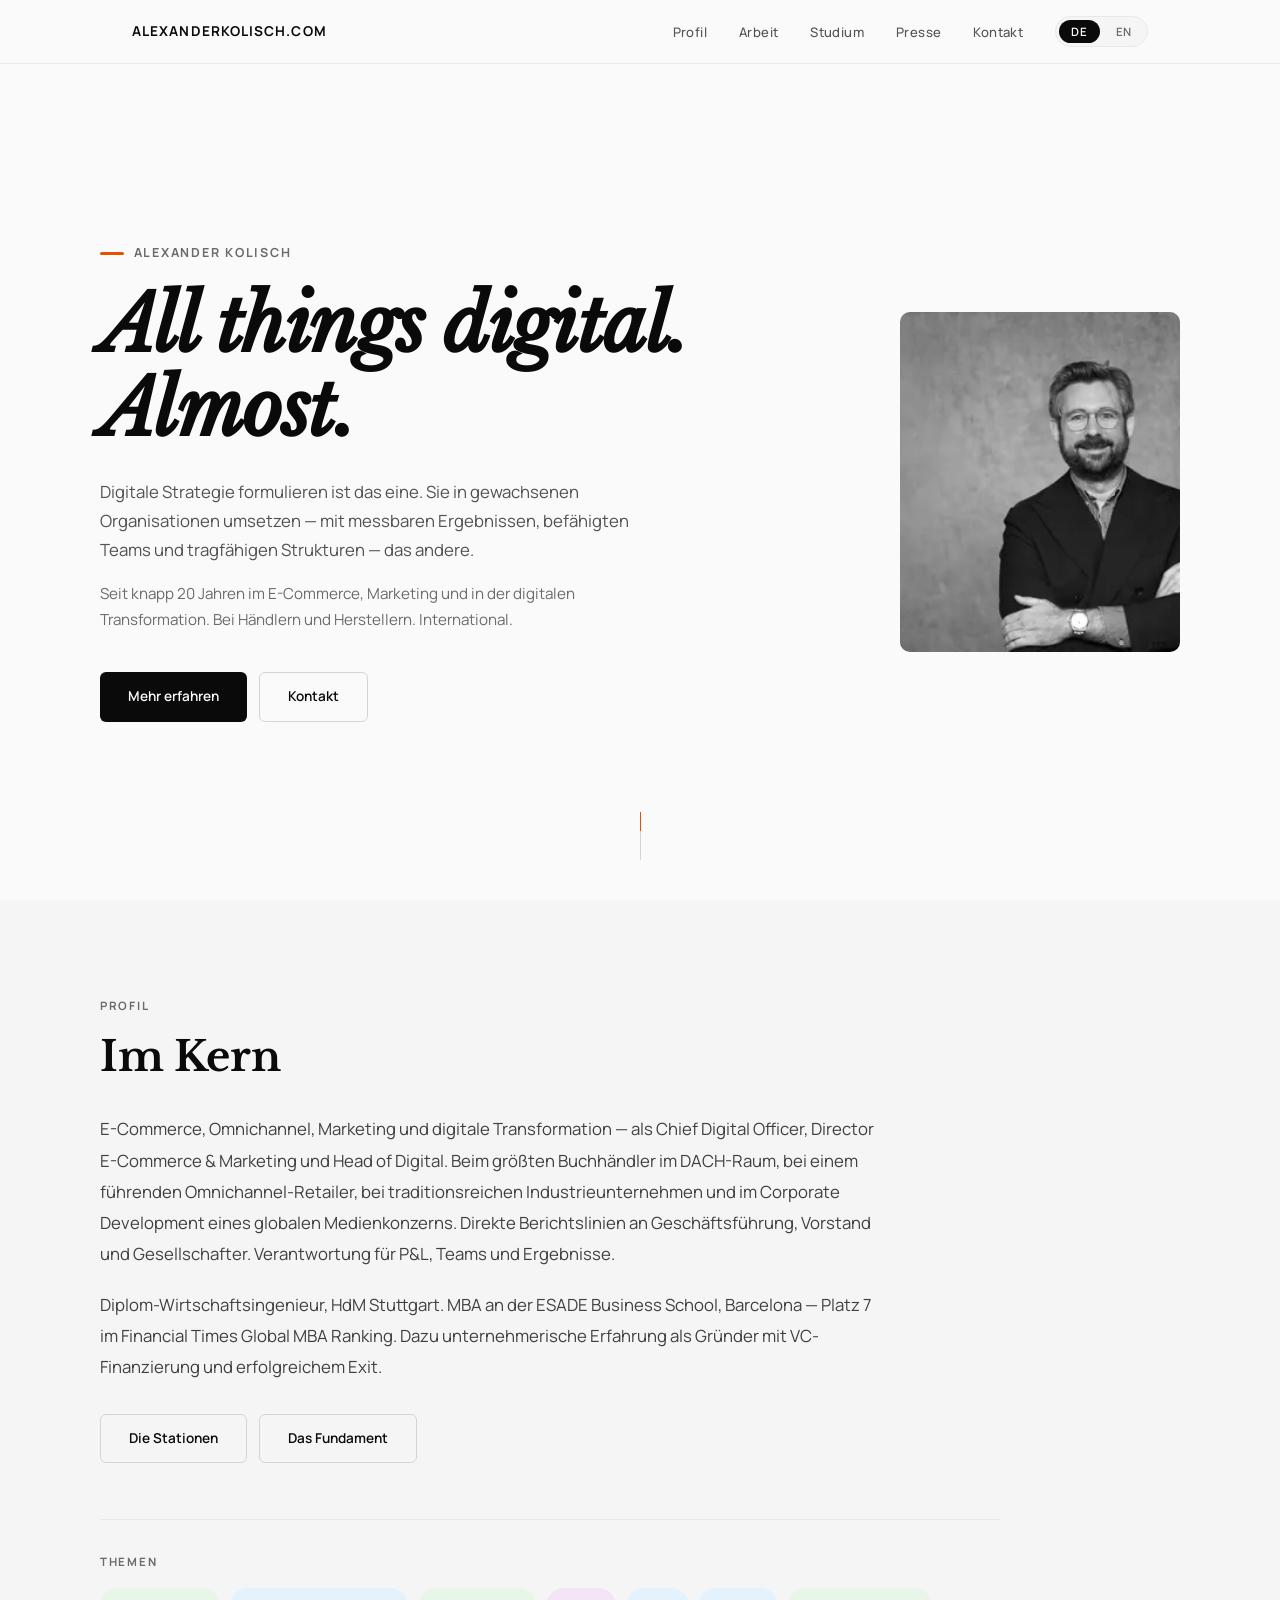
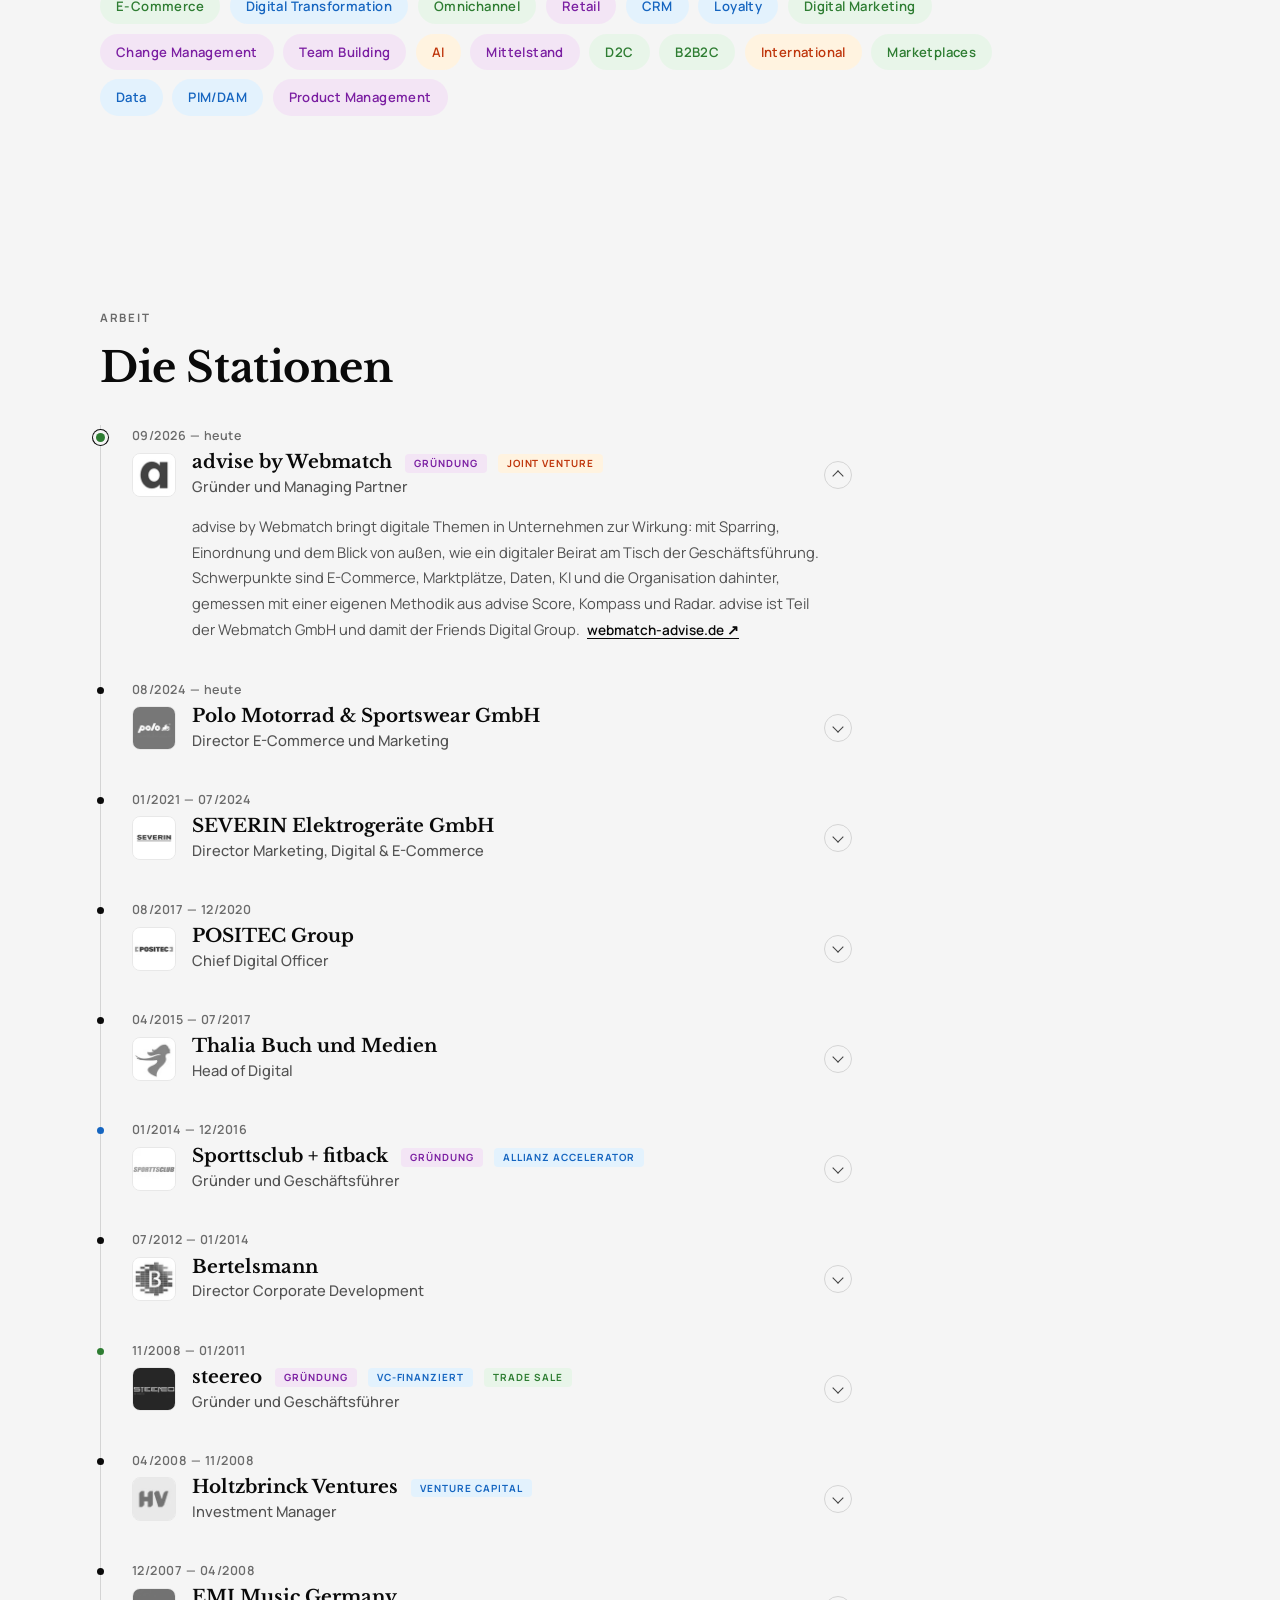
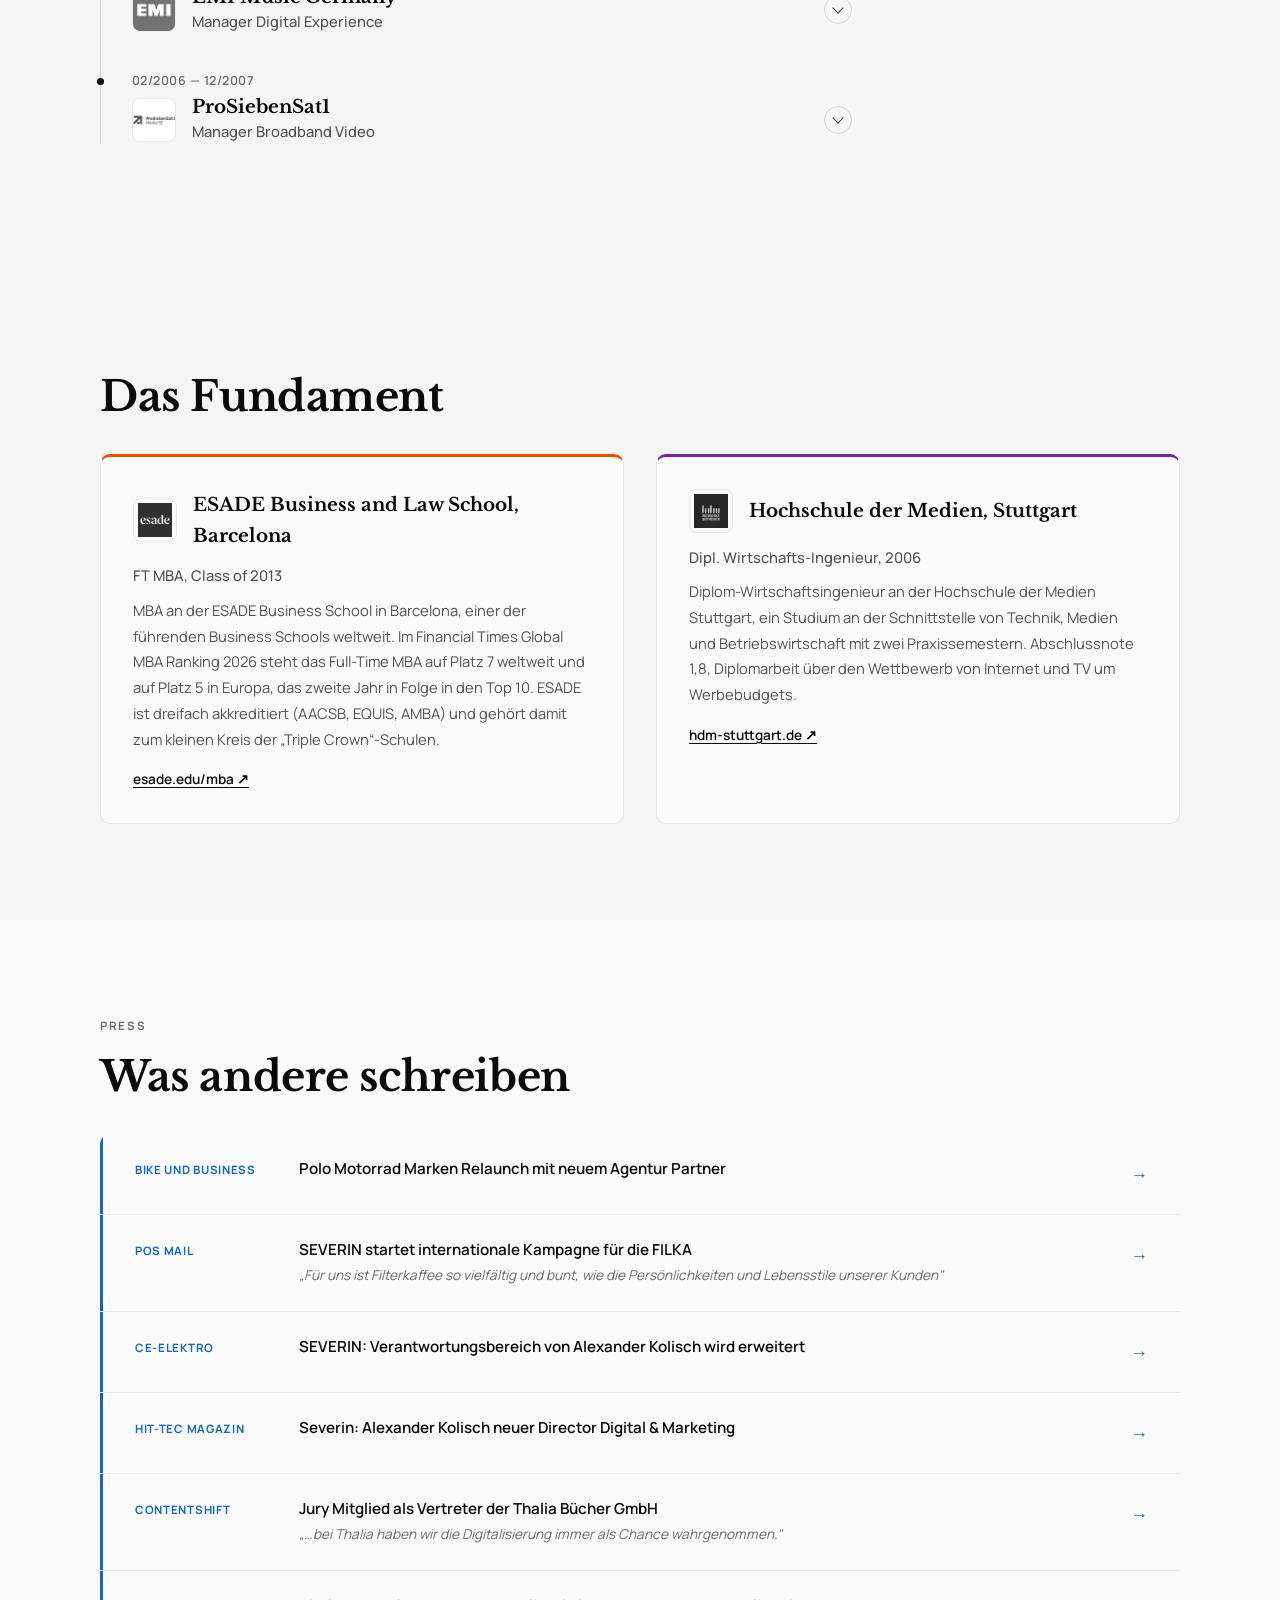
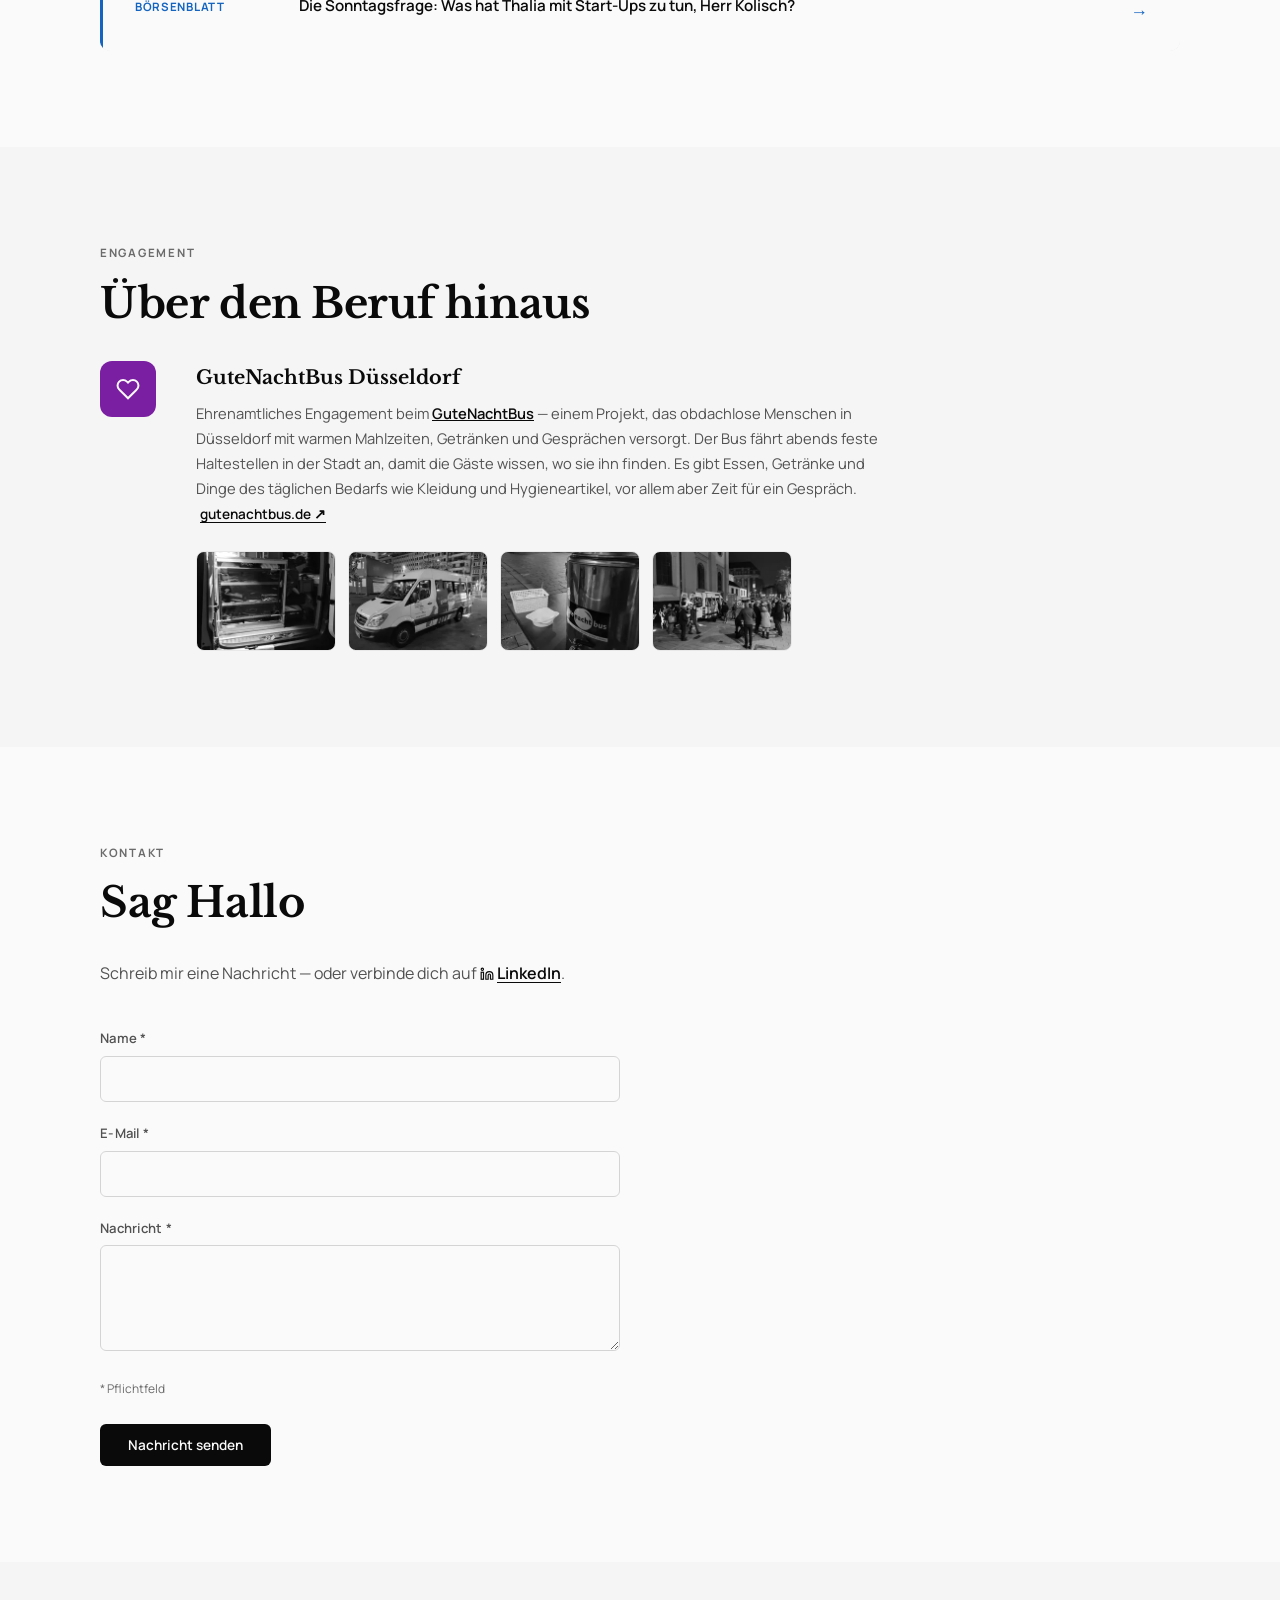
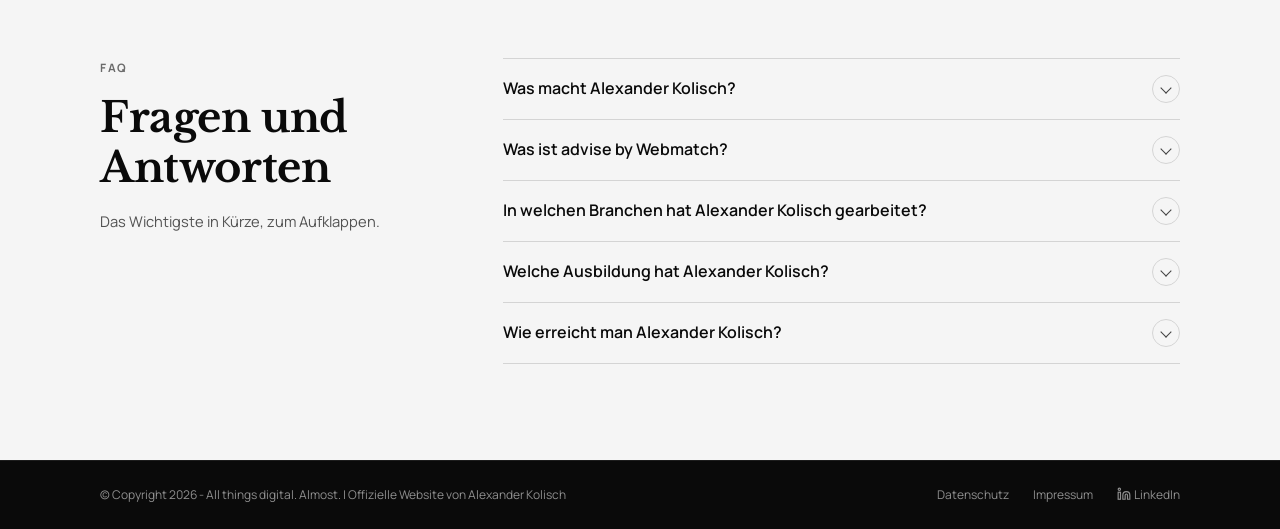
<file: index.html>
<!DOCTYPE html>
<html lang="de">
<head>
<meta charset="UTF-8">
<meta name="viewport" content="width=device-width, initial-scale=1.0">
<title>Alexander Kolisch | All things digital. Almost.</title>
<meta name="description" content="Alexander Kolisch — E-Commerce, Omnichannel, Marketing und digitale Transformation. Mehr als 20 Jahre Erfahrung als CDO, Director und Head of Digital.">
<link rel="icon" type="image/png" href="/assets/img/favicon.png">
<link rel="preload" as="image" type="image/webp" imagesrcset="/assets/img/profile-400.webp 400w, /assets/img/profile-800.webp 800w" imagesizes="(max-width:768px) 100vw, 280px" fetchpriority="high">
<link rel="preload" href="/assets/fonts/manrope-latin-500-normal.woff2" as="font" type="font/woff2" crossorigin>
<link rel="preload" href="/assets/fonts/manrope-latin-600-normal.woff2" as="font" type="font/woff2" crossorigin>
<link rel="preload" href="/assets/fonts/manrope-latin-700-normal.woff2" as="font" type="font/woff2" crossorigin>
<link rel="preload" href="/assets/fonts/manrope-latin-400-normal.woff2" as="font" type="font/woff2" crossorigin>
<link rel="preload" href="/assets/fonts/libre-baskerville-latin-400-italic.woff2" as="font" type="font/woff2" crossorigin>
<link rel="stylesheet" href="/assets/css/style.css?v=1.8.3">
<link rel="alternate" hreflang="de" href="https://alexanderkolisch.com/">
<link rel="alternate" hreflang="en" href="https://alexanderkolisch.com/#en">
<link rel="alternate" hreflang="x-default" href="https://alexanderkolisch.com/">
<meta property="og:title" content="Alexander Kolisch | All things digital. Almost.">
<meta property="og:description" content="E-Commerce, Omnichannel, Marketing und digitale Transformation — als CDO, Director und Head of Digital. Mehr als 20 Jahre Erfahrung.">
<meta property="og:url" content="https://alexanderkolisch.com/">
<meta property="og:type" content="website">
<meta property="og:image" content="https://alexanderkolisch.com/assets/img/profile.jpg">
<meta property="og:locale" content="de_DE">
<meta property="og:locale:alternate" content="en_US">
<meta property="og:site_name" content="Alexander Kolisch | All things digital. Almost.">
<meta name="twitter:card" content="summary_large_image">
<meta name="twitter:title" content="Alexander Kolisch | All things digital. Almost.">
<meta name="twitter:description" content="E-Commerce, Omnichannel, Marketing und digitale Transformation. Mehr als 20 Jahre Erfahrung als CDO, Director und Head of Digital.">
<meta name="twitter:image" content="https://alexanderkolisch.com/assets/img/profile.jpg">
<link rel="canonical" href="https://alexanderkolisch.com/">
<script type="application/ld+json">
{
  "@context": "https://schema.org",
  "@graph": [
    {
      "@type": "WebSite",
      "name": "Alexander Kolisch | All things digital. Almost.",
      "url": "https://alexanderkolisch.com/",
      "description": "Personal website of Alexander Kolisch – E-Commerce, Omnichannel, Marketing and Digital Transformation."
    },
    {
      "@type": "Person",
      "name": "Alexander Kolisch",
      "givenName": "Alexander",
      "familyName": "Kolisch",
      "jobTitle": "Co-Founder & Managing Partner, advise by Webmatch",
      "worksFor": [
        {
          "@type": "Organization",
          "name": "advise by Webmatch",
          "url": "https://www.webmatch-advise.de",
          "parentOrganization": {
            "@type": "Organization",
            "name": "Webmatch GmbH",
            "url": "https://www.webmatch.de",
            "parentOrganization": {"@type": "Organization", "name": "Friends Digital Group"}
          }
        },
        {
          "@type": "Organization",
          "name": "Polo Motorrad und Sportswear GmbH",
          "url": "https://www.polo-motorrad.com"
        }
      ],
      "alumniOf": [
        {"@type": "CollegeOrUniversity", "name": "ESADE Business School", "url": "https://www.esade.edu"},
        {"@type": "CollegeOrUniversity", "name": "Hochschule der Medien Stuttgart", "url": "https://www.hdm-stuttgart.de"}
      ],
      "knowsAbout": ["E-Commerce","Digital Transformation","Omnichannel Retail","CRM","Loyalty Programs","Digital Marketing","Change Management","D2C","B2B2C"],
      "url": "https://alexanderkolisch.com/",
      "sameAs": ["https://www.linkedin.com/in/alexanderkolisch/"],
      "image": "https://alexanderkolisch.com/assets/img/profile.jpg"
    }
  ]
}
</script>
</head>
<body >


<!-- NAV -->
<nav class="ak-nav" id="ak-nav"><div class="ni">
  <a href="/" class="nl">alexanderkolisch.com</a>
  <ul class="nk">
    <li><a href="#profil" data-lang="de">Profil</a><a href="#profil" data-lang="en">Profile</a></li>
    <li><a href="#arbeit" data-lang="de">Arbeit</a><a href="#arbeit" data-lang="en">Work</a></li>
    <li><a href="#bildung" data-lang="de">Studium</a><a href="#bildung" data-lang="en">Education</a></li>
    <li><a href="#presse" data-lang="de">Presse</a><a href="#presse" data-lang="en">Press</a></li>
    <li><a href="#kontakt" data-lang="de">Kontakt</a><a href="#kontakt" data-lang="en">Contact</a></li>
    <li><div class="lt"><button class="active" onclick="setLang('de')">DE</button><button onclick="setLang('en')">EN</button></div></li>
  </ul>
  <button class="hb" onclick="toggleMenu()" aria-label="Menu"><span></span><span></span><span></span></button>
</div></nav>

<!-- MOBILE MENU -->
<div class="mm" id="mm">
  <a href="#profil" onclick="closeMenu()" data-lang="de">Profil</a><a href="#profil" onclick="closeMenu()" data-lang="en">Profile</a>
  <a href="#arbeit" onclick="closeMenu()" data-lang="de">Arbeit</a><a href="#arbeit" onclick="closeMenu()" data-lang="en">Work</a>
  <a href="#bildung" onclick="closeMenu()" data-lang="de">Studium</a><a href="#bildung" onclick="closeMenu()" data-lang="en">Education</a>
  <a href="#presse" onclick="closeMenu()" data-lang="de">Presse</a><a href="#presse" onclick="closeMenu()" data-lang="en">Press</a>
  <a href="#kontakt" onclick="closeMenu()" data-lang="de">Kontakt</a><a href="#kontakt" onclick="closeMenu()" data-lang="en">Contact</a>
  <div class="lt" style="margin-top:1rem"><button class="active" onclick="setLang('de')">DE</button><button onclick="setLang('en')">EN</button></div>
</div>

<main id="main">
<!-- HERO -->
<section class="hero">
  <div class="hero-inner">
    <div class="hero-text">
      <p class="hero-eyebrow">Alexander Kolisch</p>
      <h1 class="hero-claim">All things digital.<br>Almost.</h1>
      <p class="hero-sub" data-lang="de">Digitale Strategie formulieren ist das eine. Sie in gewachsenen Organisationen umsetzen — mit messbaren Ergebnissen, befähigten Teams und tragfähigen Strukturen — das andere.</p>
      <p class="hero-sub" data-lang="en">Formulating a digital strategy is one thing. Implementing it in established organizations — with measurable results, empowered teams, and sustainable structures — is another.</p>
      <p class="hero-sub2" data-lang="de">Seit knapp 20 Jahren im E-Commerce, Marketing und in der digitalen Transformation. Bei Händlern und Herstellern. International.</p>
      <p class="hero-sub2" data-lang="en">Nearly 20 years in e-commerce, marketing, and digital transformation. With retailers and manufacturers. International.</p>
      <div class="hero-ctas">
        <a href="#profil" class="hero-cta" data-lang="de">Mehr erfahren</a><a href="#profil" class="hero-cta" data-lang="en">Learn more</a>
        <a href="#kontakt" class="hero-cta sec" data-lang="de">Kontakt</a><a href="#kontakt" class="hero-cta sec" data-lang="en">Contact</a>
      </div>
    </div>
    <div class="hero-photo">
      <picture><source type="image/webp" srcset="/assets/img/profile-400.webp 400w, /assets/img/profile-800.webp 800w" sizes="(max-width:768px) 100vw, 280px"><img src="/assets/img/profile-800.jpg" srcset="/assets/img/profile-400.jpg 400w, /assets/img/profile-800.jpg 800w" sizes="(max-width:768px) 100vw, 280px" alt="Alexander Kolisch" width="280" height="340" fetchpriority="high"></picture>
    </div>
  </div>
  <div class="hs"><div class="line"></div></div>
</section>

<!-- PROFIL -->
<section id="profil" style="background:var(--g50)">
  <div class="si">
    <p class="sl r" data-lang="de">Profil</p><p class="sl r" data-lang="en">Profile</p>
    <h2 class="st r" data-lang="de">Im Kern</h2><h2 class="st r" data-lang="en">At the Core</h2>
    <div class="pt r rd1" data-lang="de">
      <p>E-Commerce, Omnichannel, Marketing und digitale Transformation — als Chief Digital Officer, Director E-Commerce & Marketing und Head of Digital. Beim größten Buchhändler im DACH-Raum, bei einem führenden Omnichannel-Retailer, bei traditionsreichen Industrieunternehmen und im Corporate Development eines globalen Medienkonzerns. Direkte Berichtslinien an Geschäftsführung, Vorstand und Gesellschafter. Verantwortung für P&L, Teams und Ergebnisse.</p>
      <p>Diplom-Wirtschaftsingenieur, HdM Stuttgart. MBA an der ESADE Business School, Barcelona — Platz 7 im Financial Times Global MBA Ranking. Dazu unternehmerische Erfahrung als Gründer mit VC-Finanzierung und erfolgreichem Exit.</p>
    </div>
    <div class="pt r rd1" data-lang="en">
      <p>E-commerce, omnichannel, marketing, and digital transformation — as Chief Digital Officer, Director E-Commerce & Marketing, and Head of Digital. At the largest bookseller in the DACH region, at a leading omnichannel retailer, at established industrial companies, and in Corporate Development at a global media corporation. Direct reporting lines to CEO, board, and shareholders. Responsibility for P&L, teams, and results.</p>
      <p>Diploma in Business Engineering, HdM Stuttgart. MBA from ESADE Business School, Barcelona — ranked 7th in the Financial Times Global MBA Ranking. Plus entrepreneurial experience as a founder with VC funding and a successful exit.</p>
    </div>
    <div class="profil-ctas r rd2">
      <a href="#arbeit" class="hero-cta sec" data-lang="de">Die Stationen</a><a href="#arbeit" class="hero-cta sec" data-lang="en">The Stations</a>
      <a href="#bildung" class="hero-cta sec" data-lang="de">Das Fundament</a><a href="#bildung" class="hero-cta sec" data-lang="en">The Foundation</a>
    </div>
    <div class="tags-w r rd2"><p class="tags-l" data-lang="de">Themen</p><p class="tags-l" data-lang="en">Topics</p><div class="tags">
      <span class="tag t1">E-Commerce</span><span class="tag t2">Digital Transformation</span><span class="tag t1">Omnichannel</span><span class="tag t3">Retail</span><span class="tag t2">CRM</span><span class="tag t2">Loyalty</span><span class="tag t1">Digital Marketing</span><span class="tag t3">Change Management</span><span class="tag t3">Team Building</span><span class="tag t4">AI</span><span class="tag t3">Mittelstand</span><span class="tag t1">D2C</span><span class="tag t1">B2B2C</span><span class="tag t4">International</span><span class="tag t1">Marketplaces</span><span class="tag t2">Data</span><span class="tag t2">PIM/DAM</span><span class="tag t3">Product Management</span>
    </div></div>
  </div>
</section>

<!-- ARBEIT -->
<section class="ks" id="arbeit">
  <div class="si">
    <p class="sl r" data-lang="de">Arbeit</p><p class="sl r" data-lang="en">Work</p>
    <h2 class="st r" data-lang="de">Die Stationen</h2><h2 class="st r" data-lang="en">The Stations</h2>

    

    <div class="tl" data-lang="de">
      <details class="ti cur venture r" open><summary><span class="tp">09/2026 — heute</span><span class="ti-head"><span class="ti-logo"><img src="/assets/img/advise-88.webp" alt="advise by Webmatch" width="44" height="44" loading="lazy" decoding="async"></span><span class="ti-txt"><span class="tc">advise by Webmatch <span class="vb fd">Gründung</span> <span class="vb jv">Joint Venture</span></span><span class="tr">Gründer und Managing Partner</span></span><span class="chev" aria-hidden="true"></span></span></summary><p class="td">advise by Webmatch bringt digitale Themen in Unternehmen zur Wirkung: mit Sparring, Einordnung und dem Blick von außen, wie ein digitaler Beirat am Tisch der Geschäftsführung. Schwerpunkte sind E-Commerce, Marktplätze, Daten, KI und die Organisation dahinter, gemessen mit einer eigenen Methodik aus advise Score, Kompass und Radar. advise ist Teil der Webmatch GmbH und damit der Friends Digital Group. <a class="tl-link" href="https://www.webmatch-advise.de" target="_blank" rel="noopener">webmatch-advise.de ↗</a></p></details>
      <details class="ti r"><summary><span class="tp">08/2024 — heute</span><span class="ti-head"><span class="ti-logo"><img src="/assets/img/polo-88.webp" alt="Polo Motorrad" width="44" height="44" loading="lazy" decoding="async"></span><span class="ti-txt"><span class="tc">Polo Motorrad & Sportswear GmbH</span><span class="tr">Director E-Commerce und Marketing</span></span><span class="chev" aria-hidden="true"></span></span></summary><p class="td">Verantwortung für E-Commerce, Marketing, CRM und Loyalty sowie den Kundenservice bei einem der führenden Omnichannel-Händler der Motorradbranche. Berichtslinie an Geschäftsführung und Gesellschafter, Führung eines Bereichs mit rund 40 Mitarbeitenden. Schwerpunkte: Weiterentwicklung von Webshop, CRM und Loyalty-Programm sowie Ausbau des Marktplatzgeschäfts. Dazu Themen wie Produktdaten, Automatisierung und die Organisation des Kundenservice. <a class="tl-link" href="https://www.polo-motorrad.com" target="_blank" rel="noopener">polo-motorrad.com ↗</a></p></details>
      <details class="ti r"><summary><span class="tp">01/2021 — 07/2024</span><span class="ti-head"><span class="ti-logo"><img src="/assets/img/severin-88.webp" alt="SEVERIN" width="44" height="44" loading="lazy" decoding="async"></span><span class="ti-txt"><span class="tc">SEVERIN Elektrogeräte GmbH</span><span class="tr">Director Marketing, Digital & E-Commerce</span></span><span class="chev" aria-hidden="true"></span></span></summary><p class="td">Verantwortung für E-Commerce, Marketingbudgets und P&amp;L mit Berichtslinie an Geschäftsführung und Gesellschafter. Internationale Einführung von PIM, DAM und Microsoft Teams, Ausgliederung der D2C-Logistik sowie Neuausrichtung von Corporate Identity und Markenauftritt. Dazu eine global aufgestellte B2B- und D2C-Strategie von Amazon Pan-EU über bol.com in den Niederlanden bis JD.com und Tmall in China, einschließlich Relaunch des eigenen EU-Webshops. <a class="tl-link" href="https://www.severin.com" target="_blank" rel="noopener">severin.com ↗</a></p></details>
      <details class="ti r"><summary><span class="tp">08/2017 — 12/2020</span><span class="ti-head"><span class="ti-logo"><img src="/assets/img/positec-88.webp" alt="Positec" width="44" height="44" loading="lazy" decoding="async"></span><span class="ti-txt"><span class="tc">POSITEC Group</span><span class="tr">Chief Digital Officer</span></span><span class="chev" aria-hidden="true"></span></span></summary><p class="td">Als Chief Digital Officer verantwortlich für die digitale Transformation des Herstellers von Elektrowerkzeugen und Robotik mit über 4.000 Mitarbeitenden, mit Berichtslinie an Inhaber und CEO. Pan-europäische E-Commerce-Strategie für Amazon, eigene Plattformen und Handelspartner, dazu digitale Produkte wie Websites, Apps und Sprachanwendungen. Globale Einführung von PIM und DAM, agile Arbeitsweisen mit Scrum und Kanban sowie Leitung des DSGVO-Programms als EU-Ansprechpartner. <a class="tl-link" href="https://www.worx.com" target="_blank" rel="noopener">worx.com ↗</a></p></details>
      <details class="ti r"><summary><span class="tp">04/2015 — 07/2017</span><span class="ti-head"><span class="ti-logo"><img src="/assets/img/thalia-88.webp" alt="Thalia" width="44" height="44" loading="lazy" decoding="async"></span><span class="ti-txt"><span class="tc">Thalia Buch und Medien</span><span class="tr">Head of Digital</span></span><span class="chev" aria-hidden="true"></span></span></summary><p class="td">Head of Digital beim größten Buchhändler im DACH-Raum mit Teams in Münster und Berlin. Steuerung der tolino-Allianz auf Geschäftsführungsebene, einschließlich der Neuaufstellung mit Kobo/Rakuten als Technologiepartner anstelle der Deutschen Telekom, vom ersten Gespräch bis zum Closing. Produktverantwortung für die tolino-E-Reader-Familie mit vier Gerätestarts zwischen 2015 und 2016 sowie für Hörbuch- und E-Book-Abonnements. <a class="tl-link" href="https://www.thalia.de" target="_blank" rel="noopener">thalia.de ↗</a></p></details>
      <details class="ti venture-acc r"><summary><span class="tp">01/2014 — 12/2016</span><span class="ti-head"><span class="ti-logo"><img src="/assets/img/sporttsclub-88.webp" alt="Sporttsclub" width="44" height="44" loading="lazy" decoding="async"></span><span class="ti-txt"><span class="tc">Sporttsclub + fitback <span class="vb fd">Gründung</span> <span class="vb acc">Allianz Accelerator</span></span><span class="tr">Gründer und Geschäftsführer</span></span><span class="chev" aria-hidden="true"></span></span></summary><p class="td">Gründung eines eHealth-Projekts, finanziert über den Allianz Digital Accelerator mit einer sechsstelligen Förderung. MVP mit Nearshore-Entwicklung, Präsentation am Demo Day in der Allianz-Zentrale in München und Pivot zum Loyalty-Programm „fitback“ für Fitnessstudios mit Feldtest 2015.</p></details>
      <details class="ti r"><summary><span class="tp">07/2012 — 01/2014</span><span class="ti-head"><span class="ti-logo"><img src="/assets/img/bertelsmann-88.webp" alt="Bertelsmann" width="44" height="44" loading="lazy" decoding="async"></span><span class="ti-txt"><span class="tc">Bertelsmann</span><span class="tr">Director Corporate Development</span></span><span class="chev" aria-hidden="true"></span></span></summary><p class="td">Director Corporate Development im Stab des Vorstands für Corporate Development und New Businesses. Mitarbeit an der Digitalstrategie des Konzerns sowie Bewertung und Umsetzung von Beteiligungen mit Schwerpunkt EdTech, Classifieds und Marktplätze. <a class="tl-link" href="https://www.bertelsmann.com" target="_blank" rel="noopener">bertelsmann.com ↗</a></p></details>
      <details class="ti venture r"><summary><span class="tp">11/2008 — 01/2011</span><span class="ti-head"><span class="ti-logo"><img src="/assets/img/steereo-88.webp" alt="steereo" width="44" height="44" loading="lazy" decoding="async"></span><span class="ti-txt"><span class="tc">steereo <span class="vb fd">Gründung</span> <span class="vb acc">VC-finanziert</span> <span class="vb exit">Trade Sale</span></span><span class="tr">Gründer und Geschäftsführer</span></span><span class="chev" aria-hidden="true"></span></span></summary><p class="td">Gründer, Geschäftsführer und Gesellschafter eines mobilen Musik-Streamingdienstes mit kostenlosem und Abo-Modell, finanziert mit einem siebenstelligen Betrag von Holtzbrinck Ventures. Lizenzierung mit Major- und Independent-Labels sowie Verwertungsgesellschaften und erfolgreicher Verkauf an einen strategischen Käufer 2011.</p></details>
      <details class="ti r"><summary><span class="tp">04/2008 — 11/2008</span><span class="ti-head"><span class="ti-logo"><img src="/assets/img/hv-88.webp" alt="Holtzbrinck Ventures" width="44" height="44" loading="lazy" decoding="async"></span><span class="ti-txt"><span class="tc">Holtzbrinck Ventures <span class="vb acc">Venture Capital</span></span><span class="tr">Investment Manager</span></span><span class="chev" aria-hidden="true"></span></span></summary><p class="td">Investment Manager bei einem der größten europäischen Frühphasen-Fonds (heute HV Capital). Prüfung von Investments, Due Diligence und Begleitung von Gründerteams. <a class="tl-link" href="https://www.hvcapital.com" target="_blank" rel="noopener">hvcapital.com ↗</a></p></details>
      <details class="ti r"><summary><span class="tp">12/2007 — 04/2008</span><span class="ti-head"><span class="ti-logo"><img src="/assets/img/emi-88.webp" alt="EMI Music" width="44" height="44" loading="lazy" decoding="async"></span><span class="ti-txt"><span class="tc">EMI Music Germany</span><span class="tr">Manager Digital Experience</span></span><span class="chev" aria-hidden="true"></span></span></summary><p class="td">Analyse der digitalen Reife und Strategieempfehlungen für ein 360-Grad-Modell. Umsetzung neuer digitaler Geschäftsinitiativen, etwa die Platzierung von EMI-Künstlern wie Iron Maiden in „Guitar Hero“.</p></details>
      <details class="ti r"><summary><span class="tp">02/2006 — 12/2007</span><span class="ti-head"><span class="ti-logo"><img src="/assets/img/p7s1-88.webp" alt="ProSiebenSat.1" width="44" height="44" loading="lazy" decoding="async"></span><span class="ti-txt"><span class="tc">ProSiebenSat1</span><span class="tr">Manager Broadband Video</span></span><span class="chev" aria-hidden="true"></span></span></summary><p class="td">Konzeption, Lizenzierung und Launch von maxdome, einer der ersten großen Video-on-Demand-Plattformen in Deutschland, und Aufbau des Produktmanagements. <a class="tl-link" href="https://www.prosiebensat1.com" target="_blank" rel="noopener">prosiebensat1.com ↗</a></p></details>
    </div>

    <div class="tl" data-lang="en">
      <details class="ti cur venture r" open><summary><span class="tp">09/2026 — present</span><span class="ti-head"><span class="ti-logo"><img src="/assets/img/advise-88.webp" alt="advise by Webmatch" width="44" height="44" loading="lazy" decoding="async"></span><span class="ti-txt"><span class="tc">advise by Webmatch <span class="vb fd">Founding</span> <span class="vb jv">Joint Venture</span></span><span class="tr">Co-Founder & Managing Partner</span></span><span class="chev" aria-hidden="true"></span></span></summary><p class="td">advise by Webmatch helps companies make digital initiatives deliver results: with sparring, context and an outside view, like a digital advisory board at the management table. Focus areas are e-commerce, marketplaces, data, AI and the organization behind them, measured with its own methodology of advise Score, Kompass and Radar. advise is part of Webmatch GmbH and thus of the Friends Digital Group. <a class="tl-link" href="https://www.webmatch-advise.de" target="_blank" rel="noopener">webmatch-advise.de ↗</a></p></details>
      <details class="ti r"><summary><span class="tp">08/2024 — present</span><span class="ti-head"><span class="ti-logo"><img src="/assets/img/polo-88.webp" alt="Polo Motorrad" width="44" height="44" loading="lazy" decoding="async"></span><span class="ti-txt"><span class="tc">Polo Motorrad & Sportswear GmbH</span><span class="tr">Director E-Commerce and Marketing</span></span><span class="chev" aria-hidden="true"></span></span></summary><p class="td">Responsibility for e-commerce, marketing, CRM and loyalty as well as customer service at one of the leading omnichannel retailers in the motorcycle industry. Reporting line to the CEO and shareholders, leading a division of around 40 employees. Focus areas: further development of the web shop, CRM and loyalty program, and expansion of the marketplace business. Also topics such as product data, automation and the organization of customer service. <a class="tl-link" href="https://www.polo-motorrad.com" target="_blank" rel="noopener">polo-motorrad.com ↗</a></p></details>
      <details class="ti r"><summary><span class="tp">01/2021 — 07/2024</span><span class="ti-head"><span class="ti-logo"><img src="/assets/img/severin-88.webp" alt="SEVERIN" width="44" height="44" loading="lazy" decoding="async"></span><span class="ti-txt"><span class="tc">SEVERIN Elektrogeräte GmbH</span><span class="tr">Director Marketing, Digital & E-Commerce</span></span><span class="chev" aria-hidden="true"></span></span></summary><p class="td">Responsibility for e-commerce, marketing budgets and P&amp;L, reporting to the CEO and shareholders. International rollout of PIM, DAM and Microsoft Teams, carve-out of D2C logistics, and a realignment of corporate identity and brand presence. Also a globally structured B2B and D2C strategy from Amazon Pan-EU and bol.com in the Netherlands to JD.com and Tmall in China, including the relaunch of the company's own EU web shop. <a class="tl-link" href="https://www.severin.com" target="_blank" rel="noopener">severin.com ↗</a></p></details>
      <details class="ti r"><summary><span class="tp">08/2017 — 12/2020</span><span class="ti-head"><span class="ti-logo"><img src="/assets/img/positec-88.webp" alt="Positec" width="44" height="44" loading="lazy" decoding="async"></span><span class="ti-txt"><span class="tc">POSITEC Group</span><span class="tr">Chief Digital Officer</span></span><span class="chev" aria-hidden="true"></span></span></summary><p class="td">As Chief Digital Officer, responsible for the digital transformation of the power tools and robotics manufacturer with more than 4,000 employees, reporting to the owner and CEO. Pan-European e-commerce strategy for Amazon, own platforms and retail partners, plus digital products such as websites, apps and voice applications. Global rollout of PIM and DAM, agile methods with Scrum and Kanban, and leadership of the GDPR program as the EU contact. <a class="tl-link" href="https://www.worx.com" target="_blank" rel="noopener">worx.com ↗</a></p></details>
      <details class="ti r"><summary><span class="tp">04/2015 — 07/2017</span><span class="ti-head"><span class="ti-logo"><img src="/assets/img/thalia-88.webp" alt="Thalia" width="44" height="44" loading="lazy" decoding="async"></span><span class="ti-txt"><span class="tc">Thalia Buch und Medien</span><span class="tr">Head of Digital</span></span><span class="chev" aria-hidden="true"></span></span></summary><p class="td">Head of Digital at the largest bookseller in the DACH region, with teams in Münster and Berlin. Managed the tolino alliance at executive level, including its restructuring with Kobo/Rakuten as technology partner in place of Deutsche Telekom, from first talks to closing. Product responsibility for the tolino e-reader family with four device launches between 2015 and 2016, and for audiobook and e-book subscriptions. <a class="tl-link" href="https://www.thalia.de" target="_blank" rel="noopener">thalia.de ↗</a></p></details>
      <details class="ti venture-acc r"><summary><span class="tp">01/2014 — 12/2016</span><span class="ti-head"><span class="ti-logo"><img src="/assets/img/sporttsclub-88.webp" alt="Sporttsclub" width="44" height="44" loading="lazy" decoding="async"></span><span class="ti-txt"><span class="tc">Sporttsclub + fitback <span class="vb fd">Founding</span> <span class="vb acc">Allianz Accelerator</span></span><span class="tr">Founder and Managing Director</span></span><span class="chev" aria-hidden="true"></span></span></summary><p class="td">Founded an eHealth project funded through the Allianz Digital Accelerator with a six-figure investment. MVP built with nearshore development, presented at Demo Day at Allianz headquarters in Munich, and pivoted to “fitback”, a loyalty program for fitness clubs, field-tested in 2015.</p></details>
      <details class="ti r"><summary><span class="tp">07/2012 — 01/2014</span><span class="ti-head"><span class="ti-logo"><img src="/assets/img/bertelsmann-88.webp" alt="Bertelsmann" width="44" height="44" loading="lazy" decoding="async"></span><span class="ti-txt"><span class="tc">Bertelsmann</span><span class="tr">Director Corporate Development</span></span><span class="chev" aria-hidden="true"></span></span></summary><p class="td">Director Corporate Development on the staff of the Board Member for Corporate Development and New Businesses. Contributed to the group's digital strategy and to evaluating and executing deals, focused on EdTech, classifieds and marketplaces. <a class="tl-link" href="https://www.bertelsmann.com" target="_blank" rel="noopener">bertelsmann.com ↗</a></p></details>
      <details class="ti venture r"><summary><span class="tp">11/2008 — 01/2011</span><span class="ti-head"><span class="ti-logo"><img src="/assets/img/steereo-88.webp" alt="steereo" width="44" height="44" loading="lazy" decoding="async"></span><span class="ti-txt"><span class="tc">steereo <span class="vb fd">Founding</span> <span class="vb acc">VC-backed</span> <span class="vb exit">Trade Sale</span></span><span class="tr">Founder and Managing Director</span></span><span class="chev" aria-hidden="true"></span></span></summary><p class="td">Founder, managing director and shareholder of a mobile music streaming service with free and subscription tiers, funded with a seven-figure investment from Holtzbrinck Ventures. Licensing with major and independent labels and collecting societies, and a successful trade sale to a strategic buyer in 2011.</p></details>
      <details class="ti r"><summary><span class="tp">04/2008 — 11/2008</span><span class="ti-head"><span class="ti-logo"><img src="/assets/img/hv-88.webp" alt="Holtzbrinck Ventures" width="44" height="44" loading="lazy" decoding="async"></span><span class="ti-txt"><span class="tc">Holtzbrinck Ventures <span class="vb acc">Venture Capital</span></span><span class="tr">Investment Manager</span></span><span class="chev" aria-hidden="true"></span></span></summary><p class="td">Investment Manager at one of Europe's largest early-stage funds (now HV Capital). Evaluated investments, conducted due diligence and supported founding teams. <a class="tl-link" href="https://www.hvcapital.com" target="_blank" rel="noopener">hvcapital.com ↗</a></p></details>
      <details class="ti r"><summary><span class="tp">12/2007 — 04/2008</span><span class="ti-head"><span class="ti-logo"><img src="/assets/img/emi-88.webp" alt="EMI Music" width="44" height="44" loading="lazy" decoding="async"></span><span class="ti-txt"><span class="tc">EMI Music Germany</span><span class="tr">Manager Digital Experience</span></span><span class="chev" aria-hidden="true"></span></span></summary><p class="td">Assessed digital maturity and developed strategic recommendations for a 360-degree model. Implemented new digital business initiatives, such as placing EMI artists like Iron Maiden in “Guitar Hero”.</p></details>
      <details class="ti r"><summary><span class="tp">02/2006 — 12/2007</span><span class="ti-head"><span class="ti-logo"><img src="/assets/img/p7s1-88.webp" alt="ProSiebenSat.1" width="44" height="44" loading="lazy" decoding="async"></span><span class="ti-txt"><span class="tc">ProSiebenSat1</span><span class="tr">Manager Broadband Video</span></span><span class="chev" aria-hidden="true"></span></span></summary><p class="td">Concept, licensing and launch of maxdome, one of the first major video-on-demand platforms in Germany, and set-up of the product management team. <a class="tl-link" href="https://www.prosiebensat1.com" target="_blank" rel="noopener">prosiebensat1.com ↗</a></p></details>
    </div>
  </div>
</section>

<!-- EDUCATION -->
<section class="es" id="bildung">
  <div class="si">
    <p class="sl r" data-lang="de">Academic</p><p class="sl r" data-lang="en">Academic</p>
    <h2 class="st r" data-lang="de">Das Fundament</h2><h2 class="st r" data-lang="en">The Foundation</h2>
    <div class="eg" data-lang="de">
      <div class="ec esade r"><div class="ec-head"><div class="ec-logo"><img src="/assets/img/esade-88.webp" alt="ESADE" width="44" height="44" loading="lazy" decoding="async"></div><h3 class="ename">ESADE Business and Law School, Barcelona</h3></div><p class="ed">FT MBA, Class of 2013</p><p class="etx">MBA an der ESADE Business School in Barcelona, einer der führenden Business Schools weltweit. Im Financial Times Global MBA Ranking 2026 steht das Full-Time MBA auf Platz 7 weltweit und auf Platz 5 in Europa, das zweite Jahr in Folge in den Top 10. ESADE ist dreifach akkreditiert (AACSB, EQUIS, AMBA) und gehört damit zum kleinen Kreis der „Triple Crown“-Schulen.</p><p class="ee"><a class="tl-link" href="https://www.esade.edu/mba/en/programmes/full-time-mba" target="_blank" rel="noopener">esade.edu/mba ↗</a></p></div>
      <div class="ec hdm r rd1"><div class="ec-head"><div class="ec-logo"><img src="/assets/img/hdm-88.webp" alt="HdM Stuttgart" width="44" height="44" loading="lazy" decoding="async"></div><h3 class="ename">Hochschule der Medien, Stuttgart</h3></div><p class="ed">Dipl. Wirtschafts-Ingenieur, 2006</p><p class="etx">Diplom-Wirtschaftsingenieur an der Hochschule der Medien Stuttgart, ein Studium an der Schnittstelle von Technik, Medien und Betriebswirtschaft mit zwei Praxissemestern. Abschlussnote 1,8, Diplomarbeit über den Wettbewerb von Internet und TV um Werbebudgets.</p><p class="ee"><a class="tl-link" href="https://www.hdm-stuttgart.de/" target="_blank" rel="noopener">hdm-stuttgart.de ↗</a></p></div>
    </div>
    <div class="eg" data-lang="en">
      <div class="ec esade r"><div class="ec-head"><div class="ec-logo"><img src="/assets/img/esade-88.webp" alt="ESADE" width="44" height="44" loading="lazy" decoding="async"></div><h3 class="ename">ESADE Business and Law School, Barcelona</h3></div><p class="ed">FT MBA, Class of 2013</p><p class="etx">MBA from ESADE Business School in Barcelona, one of the world's leading business schools. In the Financial Times Global MBA Ranking 2026, its Full-Time MBA ranks 7th worldwide and 5th in Europe, the second consecutive year in the top 10. ESADE holds triple accreditation (AACSB, EQUIS, AMBA), placing it among the small group of “Triple Crown” schools.</p><p class="ee"><a class="tl-link" href="https://www.esade.edu/mba/en/programmes/full-time-mba" target="_blank" rel="noopener">esade.edu/mba ↗</a></p></div>
      <div class="ec hdm r rd1"><div class="ec-head"><div class="ec-logo"><img src="/assets/img/hdm-88.webp" alt="HdM Stuttgart" width="44" height="44" loading="lazy" decoding="async"></div><h3 class="ename">Hochschule der Medien, Stuttgart</h3></div><p class="ed">Diploma in Business Engineering, 2006</p><p class="etx">Diploma in Business Engineering from Hochschule der Medien Stuttgart, combining technology, media and business administration with two internship semesters. Final grade 1.8, thesis on the competition between the internet and TV for advertising budgets.</p><p class="ee"><a class="tl-link" href="https://www.hdm-stuttgart.de/" target="_blank" rel="noopener">hdm-stuttgart.de ↗</a></p></div>
    </div>
  </div>
</section>

<!-- PRESSE -->
<section id="presse">
  <div class="si">
    <p class="sl r" data-lang="de">Press</p><p class="sl r" data-lang="en">Press</p>
    <h2 class="st r" data-lang="de">Was andere schreiben</h2><h2 class="st r" data-lang="en">What Others Write</h2>
    <div class="pl r" data-lang="de">
      <a href="https://bikeundbusiness.de/artikel/marken-relaunch-mit-des-wahnsinns-fette-beute/" target="_blank" rel="noopener" class="pi"><span class="ps">Bike und Business</span><div><p class="ph">Polo Motorrad Marken Relaunch mit neuem Agentur Partner</p></div><span class="pa">→</span></a>
      <a href="https://pos-mail.de/severin-startet-internationale-kampagne-fuer-filka/" target="_blank" rel="noopener" class="pi"><span class="ps">POS Mail</span><div><p class="ph">SEVERIN startet internationale Kampagne für die FILKA</p><p class="pq">„Für uns ist Filterkaffee so vielfältig und bunt, wie die Persönlichkeiten und Lebensstile unserer Kunden"</p></div><span class="pa">→</span></a>
      <a href="https://ce-electro.de/2021/10/07/thomas-baumann-kommt-zu-severin-zurueck/" target="_blank" rel="noopener" class="pi"><span class="ps">ce-elektro</span><div><p class="ph">SEVERIN: Verantwortungsbereich von Alexander Kolisch wird erweitert</p></div><span class="pa">→</span></a>
      <a href="https://www.hitec-magazin.de/news/Severin-Kolisch-neuer-Director-Digital-Marketing" target="_blank" rel="noopener" class="pi"><span class="ps">hit-tec magazin</span><div><p class="ph">Severin: Alexander Kolisch neuer Director Digital & Marketing</p></div><span class="pa">→</span></a>
      <a href="https://www.contentshift.de/accelerator/runde-2016/jury-partner/alexander-kolisch" target="_blank" rel="noopener" class="pi"><span class="ps">CONTENTshift</span><div><p class="ph">Jury Mitglied als Vertreter der Thalia Bücher GmbH</p><p class="pq">„…bei Thalia haben wir die Digitalisierung immer als Chance wahrgenommen."</p></div><span class="pa">→</span></a>
      <a href="https://www.boersenblatt.net/archiv/1142969.html" target="_blank" rel="noopener" class="pi"><span class="ps">Börsenblatt</span><div><p class="ph">Die Sonntagsfrage: Was hat Thalia mit Start-Ups zu tun, Herr Kolisch?</p></div><span class="pa">→</span></a>
    </div>
    <div class="pl r" data-lang="en">
      <a href="https://bikeundbusiness.de/artikel/marken-relaunch-mit-des-wahnsinns-fette-beute/" target="_blank" rel="noopener" class="pi"><span class="ps">Bike und Business</span><div><p class="ph">Polo Motorrad brand relaunch with new agency partner</p></div><span class="pa">→</span></a>
      <a href="https://pos-mail.de/severin-startet-internationale-kampagne-fuer-filka/" target="_blank" rel="noopener" class="pi"><span class="ps">POS Mail</span><div><p class="ph">SEVERIN launches international campaign for FILKA</p></div><span class="pa">→</span></a>
      <a href="https://ce-electro.de/2021/10/07/thomas-baumann-kommt-zu-severin-zurueck/" target="_blank" rel="noopener" class="pi"><span class="ps">ce-elektro</span><div><p class="ph">SEVERIN: Alexander Kolisch's scope of responsibility expanded</p></div><span class="pa">→</span></a>
      <a href="https://www.hitec-magazin.de/news/Severin-Kolisch-neuer-Director-Digital-Marketing" target="_blank" rel="noopener" class="pi"><span class="ps">hit-tec magazin</span><div><p class="ph">Severin: Alexander Kolisch new Director Digital & Marketing</p></div><span class="pa">→</span></a>
      <a href="https://www.contentshift.de/accelerator/runde-2016/jury-partner/alexander-kolisch" target="_blank" rel="noopener" class="pi"><span class="ps">CONTENTshift</span><div><p class="ph">Jury member representing Thalia Bücher GmbH</p></div><span class="pa">→</span></a>
      <a href="https://www.boersenblatt.net/archiv/1142969.html" target="_blank" rel="noopener" class="pi"><span class="ps">Börsenblatt</span><div><p class="ph">The Sunday Question: What does Thalia have to do with startups, Mr. Kolisch?</p></div><span class="pa">→</span></a>
    </div>
  </div>
</section>

<!-- ENGAGEMENT -->
<section class="gs" id="engagement">
  <div class="si">
    <p class="sl r">Engagement</p>
    <h2 class="st r" data-lang="de">Über den Beruf hinaus</h2><h2 class="st r" data-lang="en">Beyond Work</h2>
    <div class="gc r" data-lang="de">
      <div class="gi"><svg viewBox="0 0 24 24" fill="none" stroke="currentColor" stroke-width="2"><path d="M20.84 4.61a5.5 5.5 0 0 0-7.78 0L12 5.67l-1.06-1.06a5.5 5.5 0 0 0-7.78 7.78l1.06 1.06L12 21.23l7.78-7.78 1.06-1.06a5.5 5.5 0 0 0 0-7.78z"/></svg></div>
      <div class="gt"><h3>GuteNachtBus Düsseldorf</h3><p>Ehrenamtliches Engagement beim <a href="https://gutenachtbus.de" target="_blank" rel="noopener">GuteNachtBus</a> — einem Projekt, das obdachlose Menschen in Düsseldorf mit warmen Mahlzeiten, Getränken und Gesprächen versorgt. Der Bus fährt abends feste Haltestellen in der Stadt an, damit die Gäste wissen, wo sie ihn finden. Es gibt Essen, Getränke und Dinge des täglichen Bedarfs wie Kleidung und Hygieneartikel, vor allem aber Zeit für ein Gespräch. <a class="tl-link" href="https://gutenachtbus.de" target="_blank" rel="noopener">gutenachtbus.de ↗</a></p>
        <div class="gnb-photos">
          <img src="/assets/img/gnb1-280.webp" alt="GuteNachtBus Düsseldorf" width="140" height="100" loading="lazy" decoding="async">
          <img src="/assets/img/gnb2-280.webp" alt="GuteNachtBus Einsatz" width="140" height="100" loading="lazy" decoding="async">
          <img src="/assets/img/gnb3-280.webp" alt="GuteNachtBus Team" width="140" height="100" loading="lazy" decoding="async">
          <img src="/assets/img/gnb4-280.webp" alt="GuteNachtBus Nacht" width="140" height="100" loading="lazy" decoding="async">
        </div>
      </div>
    </div>
    <div class="gc r" data-lang="en">
      <div class="gi"><svg viewBox="0 0 24 24" fill="none" stroke="currentColor" stroke-width="2"><path d="M20.84 4.61a5.5 5.5 0 0 0-7.78 0L12 5.67l-1.06-1.06a5.5 5.5 0 0 0-7.78 7.78l1.06 1.06L12 21.23l7.78-7.78 1.06-1.06a5.5 5.5 0 0 0 0-7.78z"/></svg></div>
      <div class="gt"><h3>GuteNachtBus Düsseldorf</h3><p>Volunteering with <a href="https://gutenachtbus.de" target="_blank" rel="noopener">GuteNachtBus</a> — a project providing warm meals, drinks, and conversation to homeless people in Düsseldorf. The bus stops at fixed points across the city in the evenings so guests know where to find it. It offers food, drinks and everyday essentials such as clothing and toiletries, but above all time for a conversation. <a class="tl-link" href="https://gutenachtbus.de" target="_blank" rel="noopener">gutenachtbus.de ↗</a></p>
        <div class="gnb-photos">
          <img src="/assets/img/gnb1-280.webp" alt="GuteNachtBus Düsseldorf" width="140" height="100" loading="lazy" decoding="async">
          <img src="/assets/img/gnb2-280.webp" alt="GuteNachtBus in action" width="140" height="100" loading="lazy" decoding="async">
          <img src="/assets/img/gnb3-280.webp" alt="GuteNachtBus team" width="140" height="100" loading="lazy" decoding="async">
          <img src="/assets/img/gnb4-280.webp" alt="GuteNachtBus night" width="140" height="100" loading="lazy" decoding="async">
        </div>
      </div>
    </div>
  </div>
</section>

<!-- CONTACT -->
<section id="kontakt">
  <div class="si">
    <p class="sl r" data-lang="de">Kontakt</p><p class="sl r" data-lang="en">Contact</p>
    <h2 class="st r" data-lang="de">Sag Hallo</h2><h2 class="st r" data-lang="en">Say Hello</h2>
    <p class="cd r" data-lang="de">Schreib mir eine Nachricht — oder verbinde dich auf <a href="https://www.linkedin.com/in/alexanderkolisch/" target="_blank" rel="noopener" class="cd-link"><svg viewBox="0 0 24 24" fill="none" stroke="currentColor" stroke-width="2" style="width:14px;height:14px;vertical-align:-2px;margin-right:3px"><path d="M16 8a6 6 0 0 1 6 6v7h-4v-7a2 2 0 0 0-2-2 2 2 0 0 0-2 2v7h-4v-7a6 6 0 0 1 6-6z"/><rect x="2" y="9" width="4" height="12"/><circle cx="4" cy="4" r="2"/></svg>LinkedIn</a>.</p>
    <p class="cd r" data-lang="en">Send me a message — or connect on <a href="https://www.linkedin.com/in/alexanderkolisch/" target="_blank" rel="noopener" class="cd-link"><svg viewBox="0 0 24 24" fill="none" stroke="currentColor" stroke-width="2" style="width:14px;height:14px;vertical-align:-2px;margin-right:3px"><path d="M16 8a6 6 0 0 1 6 6v7h-4v-7a2 2 0 0 0-2-2 2 2 0 0 0-2 2v7h-4v-7a6 6 0 0 1 6-6z"/><rect x="2" y="9" width="4" height="12"/><circle cx="4" cy="4" r="2"/></svg>LinkedIn</a>.</p>
    <div class="cf r" id="contact-form-wrap">
      <form name="contact" method="POST" data-netlify="true" netlify-honeypot="bot-field" id="contact-form" toolname="contact_alexander_kolisch" tooldescription="Sends a contact message to Alexander Kolisch. Requires the sender's name, email address and the message text.">
        <input type="hidden" name="form-name" value="contact">
        <p class="hp" aria-hidden="true"><label>Leave empty <input name="bot-field" tabindex="-1" autocomplete="off"></label></p>
        <div class="ff">
          <label class="ff-label" for="f-name"><span data-lang="de">Name *</span><span data-lang="en">Name *</span></label>
          <input type="text" name="name" id="f-name" autocomplete="name" required toolparamdescription="The sender's full name">
        </div>
        <div class="ff">
          <label class="ff-label" for="f-email"><span data-lang="de">E-Mail *</span><span data-lang="en">Email *</span></label>
          <input type="email" name="email" id="f-email" autocomplete="email" required toolparamdescription="The sender's email address for the reply">
        </div>
        <div class="ff">
          <label class="ff-label" for="f-message"><span data-lang="de">Nachricht *</span><span data-lang="en">Message *</span></label>
          <textarea name="message" id="f-message" rows="4" required toolparamdescription="The message text"></textarea>
        </div>
        <p class="ff-note" data-lang="de">* Pflichtfeld</p>
        <p class="ff-note" data-lang="en">* Required field</p>
        <div class="fc-actions">
          <button type="submit" class="btn-submit" data-lang="de">Nachricht senden</button>
          <button type="submit" class="btn-submit" data-lang="en">Send message</button>
        </div>
      </form>
    </div>
    <div class="cf-success" id="contact-success" style="display:none">
      <p class="cf-thanks" data-lang="de">Danke für die Nachricht! Ich melde mich zeitnah.</p>
      <p class="cf-thanks" data-lang="en">Thanks for your message! I'll get back to you soon.</p>
    </div>
  </div>
</section>

<!-- FAQ -->
<section class="fs" id="faq">
  <div class="si">
    <div class="faq" data-lang="de">
      <div class="faq-h r"><p class="sl">FAQ</p><h2 class="st">Fragen und Antworten</h2><p class="fi-t">Das Wichtigste in Kürze, zum Aufklappen.</p></div>
      <div class="faq-q r"><details class="fq"><summary>Was macht Alexander Kolisch?<span class="chev" aria-hidden="true"></span></summary><p>Alexander Kolisch ist Gründer und Managing Partner von advise by Webmatch. Er bringt digitale Themen in Unternehmen zur Wirkung, mit Sparring und Einordnung auf Ebene der Geschäftsführung, und hat mehr als 20 Jahre Erfahrung als Chief Digital Officer, Director und Head of Digital.</p></details><details class="fq"><summary>Was ist advise by Webmatch?<span class="chev" aria-hidden="true"></span></summary><p>advise by Webmatch ist das Beratungsangebot der Webmatch GmbH und damit Teil der Friends Digital Group. Es begleitet Geschäftsführung und Digitalverantwortliche wie ein digitaler Beirat, mit Schwerpunkten wie E-Commerce, Marktplätze, Daten, KI und Organisation.</p></details><details class="fq"><summary>In welchen Branchen hat Alexander Kolisch gearbeitet?<span class="chev" aria-hidden="true"></span></summary><p>Im Handel (Thalia, Omnichannel-Retail), bei Herstellern (SEVERIN, POSITEC/WORX), in Medienkonzernen (Bertelsmann, ProSiebenSat.1, EMI) und im Venture Capital (Holtzbrinck Ventures). Dazu kommen zwei eigene Gründungen, darunter steereo mit Verkauf an einen strategischen Käufer 2011.</p></details><details class="fq"><summary>Welche Ausbildung hat Alexander Kolisch?<span class="chev" aria-hidden="true"></span></summary><p>Einen MBA der ESADE Business School in Barcelona, Platz 7 im Financial Times Global MBA Ranking und „Triple Crown“-akkreditiert, sowie ein Diplom als Wirtschaftsingenieur der Hochschule der Medien Stuttgart.</p></details><details class="fq"><summary>Wie erreicht man Alexander Kolisch?<span class="chev" aria-hidden="true"></span></summary><p>Über das Kontaktformular auf dieser Seite oder über LinkedIn. Anfragen zu Beratungsprojekten laufen über advise by Webmatch.</p></details></div>
    </div>
    <div class="faq" data-lang="en">
      <div class="faq-h r"><p class="sl">FAQ</p><h2 class="st">Questions and Answers</h2><p class="fi-t">The key facts in brief, click to expand.</p></div>
      <div class="faq-q r"><details class="fq"><summary>What does Alexander Kolisch do?<span class="chev" aria-hidden="true"></span></summary><p>Alexander Kolisch is founder and managing partner of advise by Webmatch. He helps companies make digital initiatives deliver results, with sparring and context at management level, and has more than 20 years of experience as Chief Digital Officer, Director and Head of Digital.</p></details><details class="fq"><summary>What is advise by Webmatch?<span class="chev" aria-hidden="true"></span></summary><p>advise by Webmatch is the advisory practice of Webmatch GmbH and thus part of the Friends Digital Group. It supports management and digital leaders like a digital advisory board, with focus areas such as e-commerce, marketplaces, data, AI and organization.</p></details><details class="fq"><summary>Which industries has Alexander Kolisch worked in?<span class="chev" aria-hidden="true"></span></summary><p>In retail (Thalia, omnichannel retail), with manufacturers (SEVERIN, POSITEC/WORX), at media groups (Bertelsmann, ProSiebenSat.1, EMI) and in venture capital (Holtzbrinck Ventures). He also founded two ventures, including steereo, sold to a strategic buyer in 2011.</p></details><details class="fq"><summary>What is Alexander Kolisch's educational background?<span class="chev" aria-hidden="true"></span></summary><p>An MBA from ESADE Business School in Barcelona, ranked 7th in the Financial Times Global MBA Ranking and “Triple Crown” accredited, and a diploma in business engineering from Hochschule der Medien Stuttgart.</p></details><details class="fq"><summary>How can I contact Alexander Kolisch?<span class="chev" aria-hidden="true"></span></summary><p>Via the contact form on this page or via LinkedIn. Inquiries about advisory projects are handled through advise by Webmatch.</p></details></div>
    </div>
  </div>
</section>

</main>

<!-- FOOTER -->
<footer class="ak-footer"><div class="fi">
  <span class="fc">© Copyright 2026 - All things digital. Almost. | Offizielle Website von Alexander Kolisch</span>
  <div class="fl">
    <a href="/datenschutz/" data-lang="de">Datenschutz</a><a href="/datenschutz/" data-lang="en">Privacy Policy</a>
    <a href="/impressum/" data-lang="de">Impressum</a><a href="/impressum/" data-lang="en">Legal Notice</a>
    <a href="https://www.linkedin.com/in/alexanderkolisch/" target="_blank" rel="noopener" class="fl-li"><svg viewBox="0 0 24 24" fill="none" stroke="currentColor" stroke-width="2" style="width:14px;height:14px;vertical-align:-2px;margin-right:3px"><path d="M16 8a6 6 0 0 1 6 6v7h-4v-7a2 2 0 0 0-2-2 2 2 0 0 0-2 2v7h-4v-7a6 6 0 0 1 6-6z"/><rect x="2" y="9" width="4" height="12"/><circle cx="4" cy="4" r="2"/></svg>LinkedIn</a>
  </div>
</div></footer>

<script src="/assets/js/main.js?v=1.8.3"></script>
<!-- Cloudflare Web Analytics --><script type='module' src='https://static.cloudflareinsights.com/beacon.min.js' data-cf-beacon='{"token": "0de5ef6f4da44fab82f9060bd4f4bc10"}'></script><!-- End Cloudflare Web Analytics -->
</body>
</html>
</file>
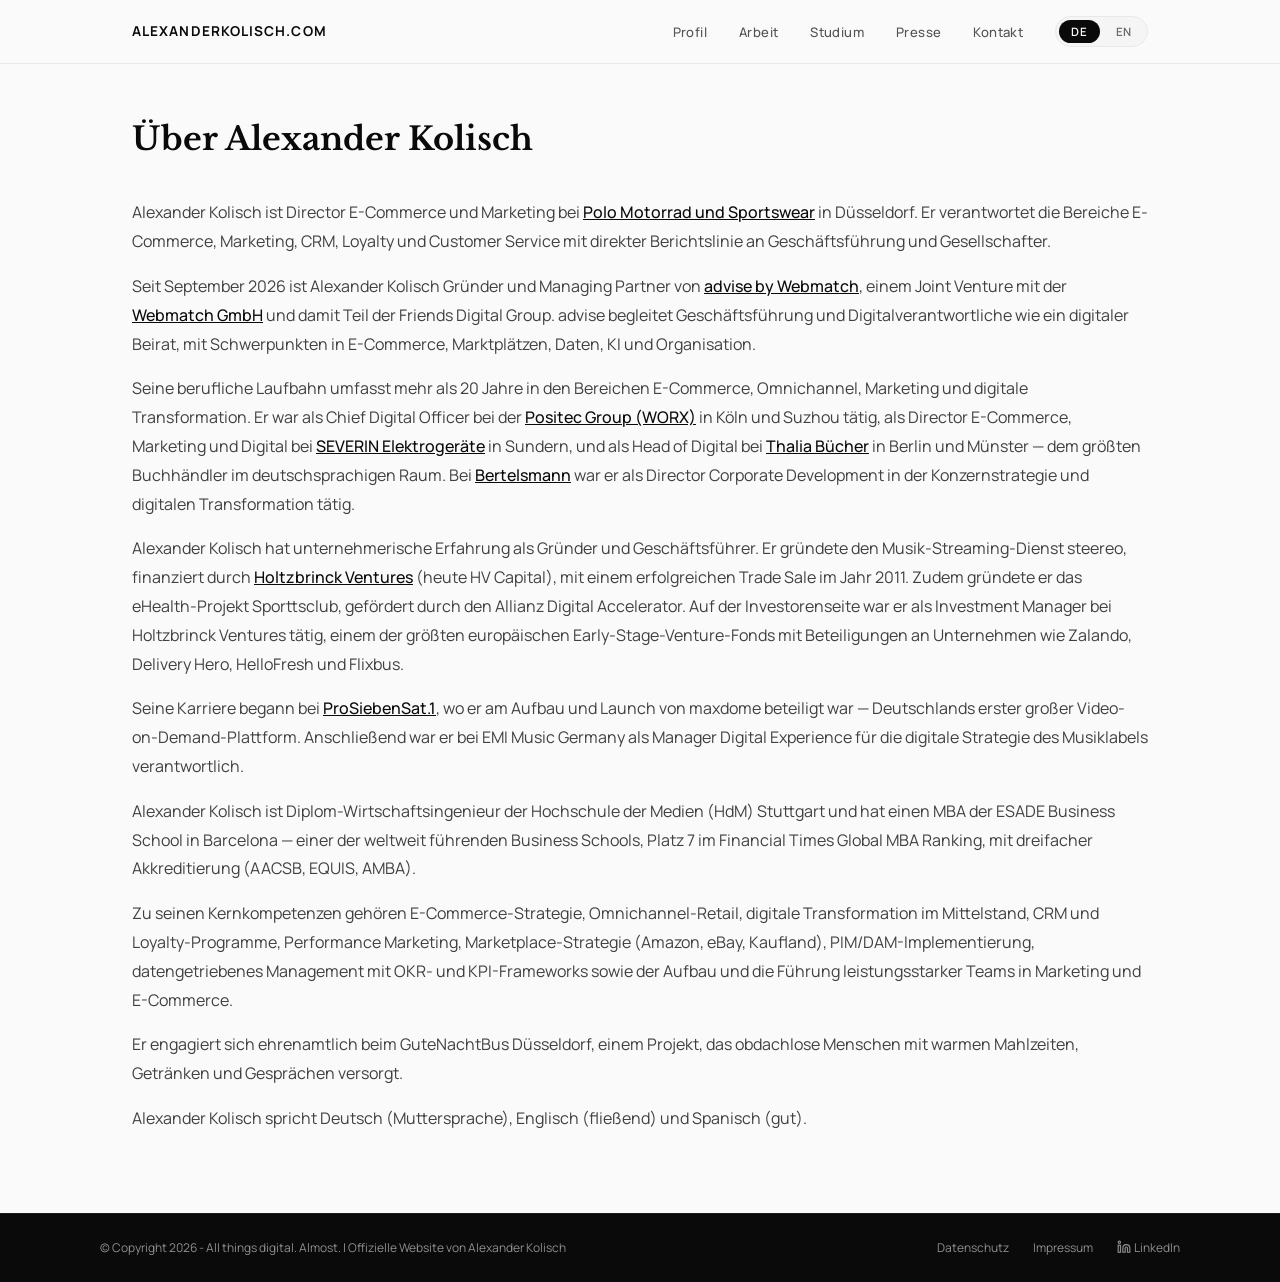
<file: about/index.html>
<!DOCTYPE html>
<html lang="de">
<head>
<meta charset="UTF-8">
<meta name="viewport" content="width=device-width, initial-scale=1.0">
<title>Über Alexander Kolisch — Director E-Commerce & Marketing, Digital Transformation</title>
<meta name="description" content="Alexander Kolisch ist Director E-Commerce und Marketing bei Polo Motorrad in Düsseldorf. Mehr als 20 Jahre Erfahrung in E-Commerce, Omnichannel, Marketing und digitaler Transformation.">
<link rel="icon" type="image/png" href="/assets/img/favicon.png">
<link rel="stylesheet" href="/assets/css/style.css?v=1.8.3">
<link rel="canonical" href="https://alexanderkolisch.com/about/">
<link rel="alternate" hreflang="de" href="https://alexanderkolisch.com/about/">
<link rel="alternate" hreflang="en" href="https://alexanderkolisch.com/about/#en">
<meta property="og:title" content="Über Alexander Kolisch — Director E-Commerce & Marketing">
<meta property="og:description" content="Mehr als 20 Jahre Erfahrung in E-Commerce, Omnichannel, Marketing und digitaler Transformation. Als CDO, Director und Head of Digital.">
<meta property="og:url" content="https://alexanderkolisch.com/about/">
<meta property="og:type" content="profile">
<meta property="og:image" content="https://alexanderkolisch.com/assets/img/profile.jpg">
<meta property="profile:first_name" content="Alexander">
<meta property="profile:last_name" content="Kolisch">
<script type="application/ld+json">
{
  "@context": "https://schema.org",
  "@type": "AboutPage",
  "name": "Über Alexander Kolisch",
  "url": "https://alexanderkolisch.com/about/",
  "mainEntity": {
    "@type": "Person",
    "name": "Alexander Kolisch",
    "givenName": "Alexander",
    "familyName": "Kolisch",
    "jobTitle": "Co-Founder & Managing Partner, advise by Webmatch",
    "worksFor": [
      {
        "@type": "Organization",
        "name": "advise by Webmatch",
        "url": "https://www.webmatch-advise.de",
        "parentOrganization": {
          "@type": "Organization",
          "name": "Webmatch GmbH",
          "url": "https://www.webmatch.de",
          "parentOrganization": {"@type": "Organization", "name": "Friends Digital Group"}
        }
      },
      {
        "@type": "Organization",
        "name": "Polo Motorrad und Sportswear GmbH",
        "url": "https://www.polo-motorrad.com"
      }
    ],
    "alumniOf": [
      {"@type": "CollegeOrUniversity", "name": "ESADE Business School", "url": "https://www.esade.edu"},
      {"@type": "CollegeOrUniversity", "name": "Hochschule der Medien Stuttgart", "url": "https://www.hdm-stuttgart.de"}
    ],
    "knowsAbout": ["E-Commerce", "Digital Transformation", "Omnichannel Retail", "CRM", "Loyalty Programs", "Digital Marketing", "Change Management", "D2C", "B2B2C", "Marketplace Strategy", "AI Strategy"],
    "hasOccupation": [
      {"@type": "Occupation", "name": "Managing Partner, advise by Webmatch", "occupationLocation": {"@type": "Place", "name": "Düsseldorf, Germany"}},
      {"@type": "Occupation", "name": "Director E-Commerce und Marketing", "occupationLocation": {"@type": "Place", "name": "Düsseldorf, Germany"}},
      {"@type": "Occupation", "name": "Chief Digital Officer"},
      {"@type": "Occupation", "name": "Head of Digital"},
      {"@type": "Occupation", "name": "Founder and Managing Director"}
    ],
    "url": "https://alexanderkolisch.com/",
    "sameAs": ["https://www.linkedin.com/in/alexanderkolisch/"],
    "image": "https://alexanderkolisch.com/assets/img/profile.jpg",
    "nationality": {"@type": "Country", "name": "Germany"},
    "birthDate": "1979-04-05"
  }
}
</script>
</head>
<body>

<nav class="ak-nav" id="ak-nav"><div class="ni">
  <a href="/" class="nl">alexanderkolisch.com</a>
  <ul class="nk">
    <li><a href="/#profil">Profil</a></li>
    <li><a href="/#arbeit">Arbeit</a></li>
    <li><a href="/#bildung">Studium</a></li>
    <li><a href="/#presse">Presse</a></li>
    <li><a href="/#kontakt">Kontakt</a></li>
    <li><div class="lt"><button class="active" onclick="setLang('de')">DE</button><button onclick="setLang('en')">EN</button></div></li>
  </ul>
  <button class="hb" onclick="toggleMenu()" aria-label="Menu"><span></span><span></span><span></span></button>
</div></nav>

<div class="mm" id="mm">
  <a href="/#profil" onclick="closeMenu()">Profil</a>
  <a href="/#arbeit" onclick="closeMenu()">Arbeit</a>
  <a href="/#bildung" onclick="closeMenu()">Studium</a>
  <a href="/#presse" onclick="closeMenu()">Presse</a>
  <a href="/#kontakt" onclick="closeMenu()">Kontakt</a>
  <div class="lt" style="margin-top:1rem"><button class="active" onclick="setLang('de')">DE</button><button onclick="setLang('en')">EN</button></div>
</div>

<main class="ak-page">

<div data-lang="de">
<h1>Über Alexander Kolisch</h1>

<p>Alexander Kolisch ist Director E-Commerce und Marketing bei <a href="https://www.polo-motorrad.com" target="_blank" rel="noopener">Polo Motorrad und Sportswear</a> in Düsseldorf. Er verantwortet die Bereiche E-Commerce, Marketing, CRM, Loyalty und Customer Service mit direkter Berichtslinie an Geschäftsführung und Gesellschafter.</p>

<p>Seit September 2026 ist Alexander Kolisch Gründer und Managing Partner von <a href="https://www.webmatch-advise.de" target="_blank" rel="noopener">advise by Webmatch</a>, einem Joint Venture mit der <a href="https://www.webmatch.de" target="_blank" rel="noopener">Webmatch GmbH</a> und damit Teil der Friends Digital Group. advise begleitet Geschäftsführung und Digitalverantwortliche wie ein digitaler Beirat, mit Schwerpunkten in E-Commerce, Marktplätzen, Daten, KI und Organisation.</p>

<p>Seine berufliche Laufbahn umfasst mehr als 20 Jahre in den Bereichen E-Commerce, Omnichannel, Marketing und digitale Transformation. Er war als Chief Digital Officer bei der <a href="https://www.worx.com" target="_blank" rel="noopener">Positec Group (WORX)</a> in Köln und Suzhou tätig, als Director E-Commerce, Marketing und Digital bei <a href="https://www.severin.de" target="_blank" rel="noopener">SEVERIN Elektrogeräte</a> in Sundern, und als Head of Digital bei <a href="https://www.thalia.de" target="_blank" rel="noopener">Thalia Bücher</a> in Berlin und Münster — dem größten Buchhändler im deutschsprachigen Raum. Bei <a href="https://www.bertelsmann.com" target="_blank" rel="noopener">Bertelsmann</a> war er als Director Corporate Development in der Konzernstrategie und digitalen Transformation tätig.</p>

<p>Alexander Kolisch hat unternehmerische Erfahrung als Gründer und Geschäftsführer. Er gründete den Musik-Streaming-Dienst steereo, finanziert durch <a href="https://www.hvcapital.com" target="_blank" rel="noopener">Holtzbrinck Ventures</a> (heute HV Capital), mit einem erfolgreichen Trade Sale im Jahr 2011. Zudem gründete er das eHealth-Projekt Sporttsclub, gefördert durch den Allianz Digital Accelerator. Auf der Investorenseite war er als Investment Manager bei Holtzbrinck Ventures tätig, einem der größten europäischen Early-Stage-Venture-Fonds mit Beteiligungen an Unternehmen wie Zalando, Delivery Hero, HelloFresh und Flixbus.</p>

<p>Seine Karriere begann bei <a href="https://www.prosiebensat1.com" target="_blank" rel="noopener">ProSiebenSat.1</a>, wo er am Aufbau und Launch von maxdome beteiligt war — Deutschlands erster großer Video-on-Demand-Plattform. Anschließend war er bei EMI Music Germany als Manager Digital Experience für die digitale Strategie des Musiklabels verantwortlich.</p>

<p>Alexander Kolisch ist Diplom-Wirtschaftsingenieur der Hochschule der Medien (HdM) Stuttgart und hat einen MBA der ESADE Business School in Barcelona — einer der weltweit führenden Business Schools, Platz 7 im Financial Times Global MBA Ranking, mit dreifacher Akkreditierung (AACSB, EQUIS, AMBA).</p>

<p>Zu seinen Kernkompetenzen gehören E-Commerce-Strategie, Omnichannel-Retail, digitale Transformation im Mittelstand, CRM und Loyalty-Programme, Performance Marketing, Marketplace-Strategie (Amazon, eBay, Kaufland), PIM/DAM-Implementierung, datengetriebenes Management mit OKR- und KPI-Frameworks sowie der Aufbau und die Führung leistungsstarker Teams in Marketing und E-Commerce.</p>

<p>Er engagiert sich ehrenamtlich beim GuteNachtBus Düsseldorf, einem Projekt, das obdachlose Menschen mit warmen Mahlzeiten, Getränken und Gesprächen versorgt.</p>

<p>Alexander Kolisch spricht Deutsch (Muttersprache), Englisch (fließend) und Spanisch (gut).</p>
</div>

<div data-lang="en">
<h1>About Alexander Kolisch</h1>

<p>Alexander Kolisch is Director of E-Commerce and Marketing at <a href="https://www.polo-motorrad.com" target="_blank" rel="noopener">Polo Motorrad und Sportswear</a> in Düsseldorf, Germany. He is responsible for e-commerce, marketing, CRM, loyalty, and customer service, reporting directly to the CEO and shareholders.</p>

<p>Since September 2026, Alexander Kolisch is Co-Founder and Managing Partner of <a href="https://www.webmatch-advise.de" target="_blank" rel="noopener">advise by Webmatch</a>, a joint venture with <a href="https://www.webmatch.de" target="_blank" rel="noopener">Webmatch GmbH</a> and thus part of the Friends Digital Group. advise supports management and digital leaders like a digital advisory board, with focus areas in e-commerce, marketplaces, data, AI and organization.</p>

<p>His career spans more than 20 years in e-commerce, omnichannel retail, marketing, and digital transformation. He served as Chief Digital Officer at the <a href="https://www.worx.com" target="_blank" rel="noopener">Positec Group (WORX)</a> in Cologne and Suzhou, as Director of E-Commerce, Marketing, and Digital at <a href="https://www.severin.de" target="_blank" rel="noopener">SEVERIN Elektrogeräte</a> in Sundern, and as Head of Digital at <a href="https://www.thalia.de" target="_blank" rel="noopener">Thalia Bücher</a> in Berlin and Münster — the largest bookseller in the German-speaking region. At <a href="https://www.bertelsmann.com" target="_blank" rel="noopener">Bertelsmann</a>, he worked as Director of Corporate Development, driving corporate strategy and digital transformation.</p>

<p>Alexander Kolisch has entrepreneurial experience as a founder and managing director. He founded the music streaming service steereo, funded by <a href="https://www.hvcapital.com" target="_blank" rel="noopener">Holtzbrinck Ventures</a> (now HV Capital), with a successful trade sale in 2011. He also founded the eHealth project Sporttsclub, supported by the Allianz Digital Accelerator. On the investor side, he served as Investment Manager at Holtzbrinck Ventures, one of Europe's largest early-stage venture funds with investments in companies such as Zalando, Delivery Hero, HelloFresh, and Flixbus.</p>

<p>His career began at <a href="https://www.prosiebensat1.com" target="_blank" rel="noopener">ProSiebenSat.1</a>, where he helped build and launch maxdome — Germany's first major video-on-demand platform. He then served as Manager Digital Experience at EMI Music Germany, leading the label's digital strategy.</p>

<p>Alexander Kolisch holds a Diploma in Business Engineering (Diplom-Wirtschaftsingenieur) from Hochschule der Medien (HdM) Stuttgart and an MBA from ESADE Business School in Barcelona — one of the world's leading business schools, ranked 7th in the Financial Times Global MBA Ranking, with triple-crown accreditation (AACSB, EQUIS, AMBA).</p>

<p>His core competencies include e-commerce strategy, omnichannel retail, digital transformation in mid-sized companies, CRM and loyalty programs, performance marketing, marketplace strategy (Amazon, eBay, Kaufland), PIM/DAM implementation, data-driven management with OKR and KPI frameworks, and building and leading high-performing teams in marketing and e-commerce.</p>

<p>He volunteers with GuteNachtBus Düsseldorf, a project providing warm meals, drinks, and conversation to homeless people in Düsseldorf.</p>

<p>Alexander Kolisch speaks German (native), English (fluent), and Spanish (good).</p>
</div>

</main>

<footer class="ak-footer"><div class="fi">
  <span class="fc">&copy; Copyright 2026 - All things digital. Almost. | Offizielle Website von Alexander Kolisch</span>
  <div class="fl">
    <a href="/datenschutz/" data-lang="de">Datenschutz</a><a href="/datenschutz/" data-lang="en">Privacy Policy</a>
    <a href="/impressum/" data-lang="de">Impressum</a><a href="/impressum/" data-lang="en">Legal Notice</a>
    <a href="https://www.linkedin.com/in/alexanderkolisch/" target="_blank" rel="noopener" class="fl-li"><svg viewBox="0 0 24 24" fill="none" stroke="currentColor" stroke-width="2" style="width:14px;height:14px;vertical-align:-2px;margin-right:3px"><path d="M16 8a6 6 0 0 1 6 6v7h-4v-7a2 2 0 0 0-2-2 2 2 0 0 0-2 2v7h-4v-7a6 6 0 0 1 6-6z"/><rect x="2" y="9" width="4" height="12"/><circle cx="4" cy="4" r="2"/></svg>LinkedIn</a>
  </div>
</div></footer>

<script src="/assets/js/main.js?v=1.8.3"></script>
<!-- Cloudflare Web Analytics --><script type='module' src='https://static.cloudflareinsights.com/beacon.min.js' data-cf-beacon='{"token": "0de5ef6f4da44fab82f9060bd4f4bc10"}'></script><!-- End Cloudflare Web Analytics -->
</body>
</html>
</file>
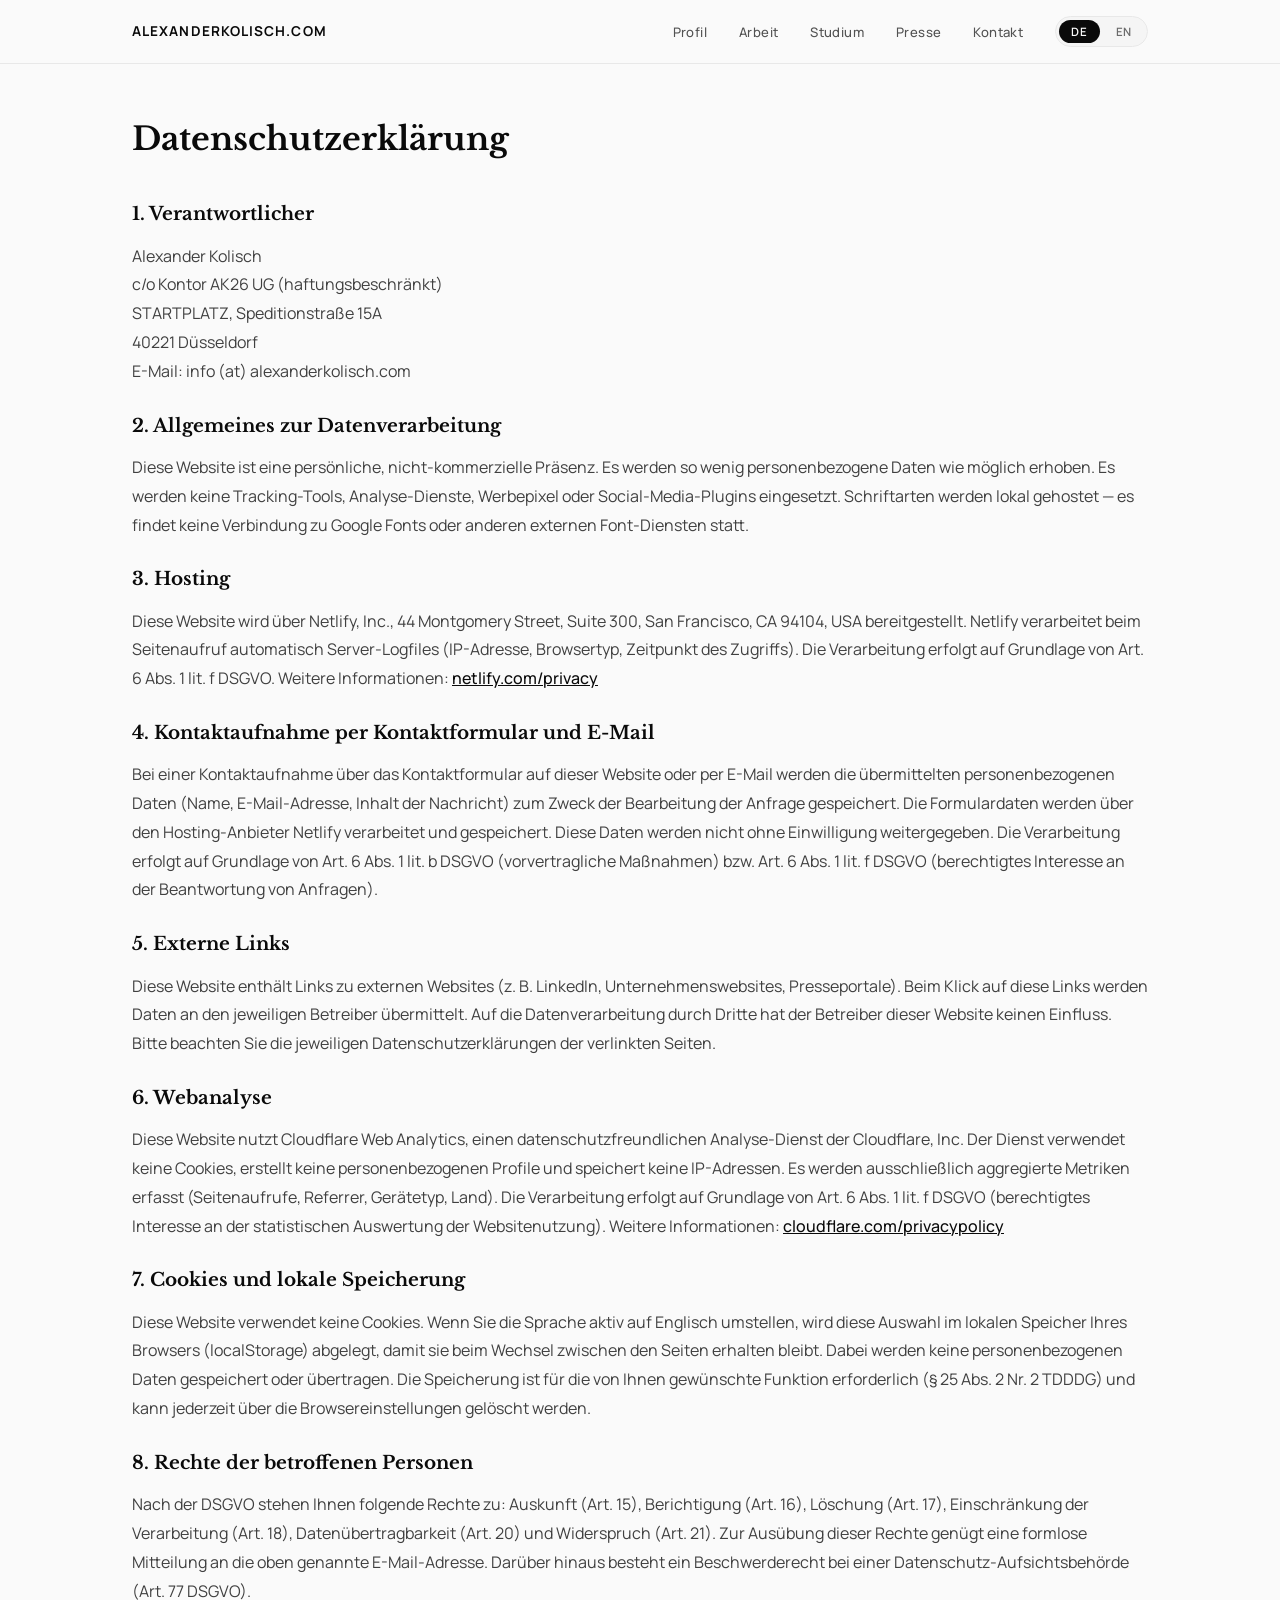
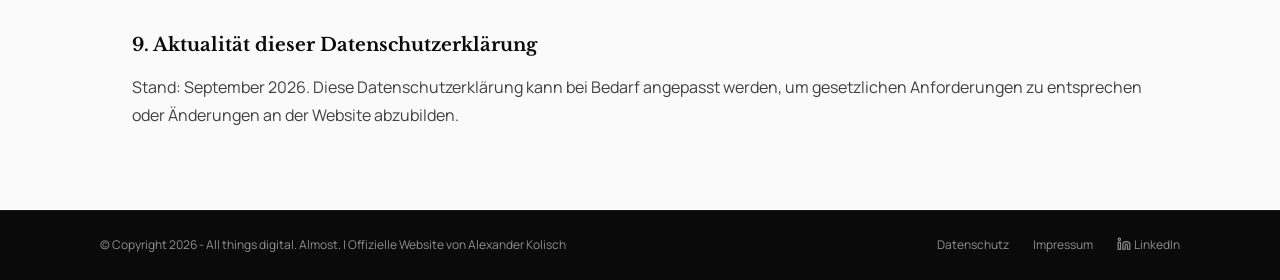
<file: datenschutz/index.html>
<!DOCTYPE html>
<html lang="de">
<head>
<meta charset="UTF-8">
<meta name="viewport" content="width=device-width, initial-scale=1.0">
<title>Datenschutz — Alexander Kolisch</title>
<meta name="robots" content="noindex, follow">
<link rel="icon" type="image/png" href="/assets/img/favicon.png">
<link rel="stylesheet" href="/assets/css/style.css?v=1.8.3">
</head>
<body>

<nav class="ak-nav" id="ak-nav"><div class="ni">
  <a href="/" class="nl">alexanderkolisch.com</a>
  <ul class="nk">
    <li><a href="/#profil">Profil</a></li>
    <li><a href="/#arbeit">Arbeit</a></li>
    <li><a href="/#bildung">Studium</a></li>
    <li><a href="/#presse">Presse</a></li>
    <li><a href="/#kontakt">Kontakt</a></li>
    <li><div class="lt"><button class="active" onclick="setLang('de')">DE</button><button onclick="setLang('en')">EN</button></div></li>
  </ul>
  <button class="hb" onclick="toggleMenu()" aria-label="Menu"><span></span><span></span><span></span></button>
</div></nav>

<div class="mm" id="mm">
  <a href="/#profil" onclick="closeMenu()">Profil</a>
  <a href="/#arbeit" onclick="closeMenu()">Arbeit</a>
  <a href="/#bildung" onclick="closeMenu()">Studium</a>
  <a href="/#presse" onclick="closeMenu()">Presse</a>
  <a href="/#kontakt" onclick="closeMenu()">Kontakt</a>
  <div class="lt" style="margin-top:1rem"><button class="active" onclick="setLang('de')">DE</button><button onclick="setLang('en')">EN</button></div>
</div>

<main class="ak-page">

<div data-lang="de">
<h1>Datenschutzerklärung</h1>
<h2>1. Verantwortlicher</h2>
<p>Alexander Kolisch<br>c/o Kontor AK26 UG (haftungsbeschränkt)<br>STARTPLATZ, Speditionstraße 15A<br>40221 Düsseldorf<br>E-Mail: info (at) alexanderkolisch.com</p>
<h2>2. Allgemeines zur Datenverarbeitung</h2>
<p>Diese Website ist eine persönliche, nicht-kommerzielle Präsenz. Es werden so wenig personenbezogene Daten wie möglich erhoben. Es werden keine Tracking-Tools, Analyse-Dienste, Werbepixel oder Social-Media-Plugins eingesetzt. Schriftarten werden lokal gehostet — es findet keine Verbindung zu Google Fonts oder anderen externen Font-Diensten statt.</p>
<h2>3. Hosting</h2>
<p>Diese Website wird über Netlify, Inc., 44 Montgomery Street, Suite 300, San Francisco, CA 94104, USA bereitgestellt. Netlify verarbeitet beim Seitenaufruf automatisch Server-Logfiles (IP-Adresse, Browsertyp, Zeitpunkt des Zugriffs). Die Verarbeitung erfolgt auf Grundlage von Art. 6 Abs. 1 lit. f DSGVO. Weitere Informationen: <a href="https://www.netlify.com/privacy/" target="_blank" rel="noopener">netlify.com/privacy</a></p>
<h2>4. Kontaktaufnahme per Kontaktformular und E-Mail</h2>
<p>Bei einer Kontaktaufnahme über das Kontaktformular auf dieser Website oder per E-Mail werden die übermittelten personenbezogenen Daten (Name, E-Mail-Adresse, Inhalt der Nachricht) zum Zweck der Bearbeitung der Anfrage gespeichert. Die Formulardaten werden über den Hosting-Anbieter Netlify verarbeitet und gespeichert. Diese Daten werden nicht ohne Einwilligung weitergegeben. Die Verarbeitung erfolgt auf Grundlage von Art. 6 Abs. 1 lit. b DSGVO (vorvertragliche Maßnahmen) bzw. Art. 6 Abs. 1 lit. f DSGVO (berechtigtes Interesse an der Beantwortung von Anfragen).</p>
<h2>5. Externe Links</h2>
<p>Diese Website enthält Links zu externen Websites (z. B. LinkedIn, Unternehmenswebsites, Presseportale). Beim Klick auf diese Links werden Daten an den jeweiligen Betreiber übermittelt. Auf die Datenverarbeitung durch Dritte hat der Betreiber dieser Website keinen Einfluss. Bitte beachten Sie die jeweiligen Datenschutzerklärungen der verlinkten Seiten.</p>
<h2>6. Webanalyse</h2>
<p>Diese Website nutzt Cloudflare Web Analytics, einen datenschutzfreundlichen Analyse-Dienst der Cloudflare, Inc. Der Dienst verwendet keine Cookies, erstellt keine personenbezogenen Profile und speichert keine IP-Adressen. Es werden ausschließlich aggregierte Metriken erfasst (Seitenaufrufe, Referrer, Gerätetyp, Land). Die Verarbeitung erfolgt auf Grundlage von Art. 6 Abs. 1 lit. f DSGVO (berechtigtes Interesse an der statistischen Auswertung der Websitenutzung). Weitere Informationen: <a href="https://www.cloudflare.com/privacypolicy/" target="_blank" rel="noopener">cloudflare.com/privacypolicy</a></p>
<h2>7. Cookies und lokale Speicherung</h2>
<p>Diese Website verwendet keine Cookies. Wenn Sie die Sprache aktiv auf Englisch umstellen, wird diese Auswahl im lokalen Speicher Ihres Browsers (localStorage) abgelegt, damit sie beim Wechsel zwischen den Seiten erhalten bleibt. Dabei werden keine personenbezogenen Daten gespeichert oder übertragen. Die Speicherung ist für die von Ihnen gewünschte Funktion erforderlich (§ 25 Abs. 2 Nr. 2 TDDDG) und kann jederzeit über die Browsereinstellungen gelöscht werden.</p>
<h2>8. Rechte der betroffenen Personen</h2>
<p>Nach der DSGVO stehen Ihnen folgende Rechte zu: Auskunft (Art. 15), Berichtigung (Art. 16), Löschung (Art. 17), Einschränkung der Verarbeitung (Art. 18), Datenübertragbarkeit (Art. 20) und Widerspruch (Art. 21). Zur Ausübung dieser Rechte genügt eine formlose Mitteilung an die oben genannte E-Mail-Adresse. Darüber hinaus besteht ein Beschwerderecht bei einer Datenschutz-Aufsichtsbehörde (Art. 77 DSGVO).</p>
<h2>9. Aktualität dieser Datenschutzerklärung</h2>
<p>Stand: September 2026. Diese Datenschutzerklärung kann bei Bedarf angepasst werden, um gesetzlichen Anforderungen zu entsprechen oder Änderungen an der Website abzubilden.</p>
</div>

<div data-lang="en">
<h1>Privacy Policy</h1>
<h2>1. Controller</h2>
<p>Alexander Kolisch<br>c/o Kontor AK26 UG (haftungsbeschränkt)<br>STARTPLATZ, Speditionstraße 15A<br>40221 Düsseldorf, Germany<br>Email: info (at) alexanderkolisch.com</p>
<h2>2. General information on data processing</h2>
<p>This website is a personal, non-commercial presence. As little personal data as possible is collected. No tracking tools, analytics services, advertising pixels, or social media plugins are used. Fonts are hosted locally — no connection to Google Fonts or other external font services takes place.</p>
<h2>3. Hosting</h2>
<p>This website is hosted by Netlify, Inc., 44 Montgomery Street, Suite 300, San Francisco, CA 94104, USA. Netlify automatically processes server log files when the website is accessed (IP address, browser type, time of access). Processing is based on Art. 6 para. 1 lit. f GDPR. More information: <a href="https://www.netlify.com/privacy/" target="_blank" rel="noopener">netlify.com/privacy</a></p>
<h2>4. Contact via contact form and email</h2>
<p>When contacting via the contact form on this website or via email, the personal data transmitted (name, email address, content of the message) is stored for the purpose of processing the inquiry. Form data is processed and stored by the hosting provider Netlify. This data will not be shared without consent. Processing is based on Art. 6 para. 1 lit. b GDPR (pre-contractual measures) or Art. 6 para. 1 lit. f GDPR (legitimate interest in responding to inquiries).</p>
<h2>5. External links</h2>
<p>This website contains links to external websites (e.g. LinkedIn, company websites, press portals). When clicking on these links, data is transmitted to the respective operator. The operator of this website has no influence on the data processing by third parties. Please refer to the respective privacy policies of the linked sites.</p>
<h2>6. Web analytics</h2>
<p>This website uses Cloudflare Web Analytics, a privacy-friendly analytics service by Cloudflare, Inc. The service does not use cookies, does not create personal profiles, and does not store IP addresses. Only aggregated metrics are collected (page views, referrers, device type, country). Processing is based on Art. 6 para. 1 lit. f GDPR (legitimate interest in statistical analysis of website usage). More information: <a href="https://www.cloudflare.com/privacypolicy/" target="_blank" rel="noopener">cloudflare.com/privacypolicy</a></p>
<h2>7. Cookies and local storage</h2>
<p>This website does not use cookies. If you actively switch the language to English, this choice is saved in your browser's local storage so that it is kept when moving between pages. No personal data is stored or transmitted. This storage is necessary for the function you requested (Section 25 (2) No. 2 TDDDG) and can be deleted at any time via your browser settings.</p>
<h2>8. Rights of data subjects</h2>
<p>Under the GDPR, you have the following rights: access (Art. 15), rectification (Art. 16), erasure (Art. 17), restriction of processing (Art. 18), data portability (Art. 20), and objection (Art. 21). To exercise these rights, an informal notification to the email address mentioned above is sufficient. You also have the right to lodge a complaint with a data protection supervisory authority (Art. 77 GDPR).</p>
<h2>9. Currency of this privacy policy</h2>
<p>Last updated: September 2026. This privacy policy may be updated as necessary to comply with legal requirements or to reflect changes to the website.</p>
</div>

</main>

<footer class="ak-footer"><div class="fi">
  <span class="fc">&copy; Copyright 2026 - All things digital. Almost. | Offizielle Website von Alexander Kolisch</span>
  <div class="fl">
    <a href="/datenschutz/" data-lang="de">Datenschutz</a><a href="/datenschutz/" data-lang="en">Privacy Policy</a>
    <a href="/impressum/" data-lang="de">Impressum</a><a href="/impressum/" data-lang="en">Legal Notice</a>
    <a href="https://www.linkedin.com/in/alexanderkolisch/" target="_blank" rel="noopener" class="fl-li"><svg viewBox="0 0 24 24" fill="none" stroke="currentColor" stroke-width="2" style="width:14px;height:14px;vertical-align:-2px;margin-right:3px"><path d="M16 8a6 6 0 0 1 6 6v7h-4v-7a2 2 0 0 0-2-2 2 2 0 0 0-2 2v7h-4v-7a6 6 0 0 1 6-6z"/><rect x="2" y="9" width="4" height="12"/><circle cx="4" cy="4" r="2"/></svg>LinkedIn</a>
  </div>
</div></footer>

<script src="/assets/js/main.js?v=1.8.3"></script>
<!-- Cloudflare Web Analytics --><script type='module' src='https://static.cloudflareinsights.com/beacon.min.js' data-cf-beacon='{"token": "0de5ef6f4da44fab82f9060bd4f4bc10"}'></script><!-- End Cloudflare Web Analytics -->
</body>
</html>
</file>
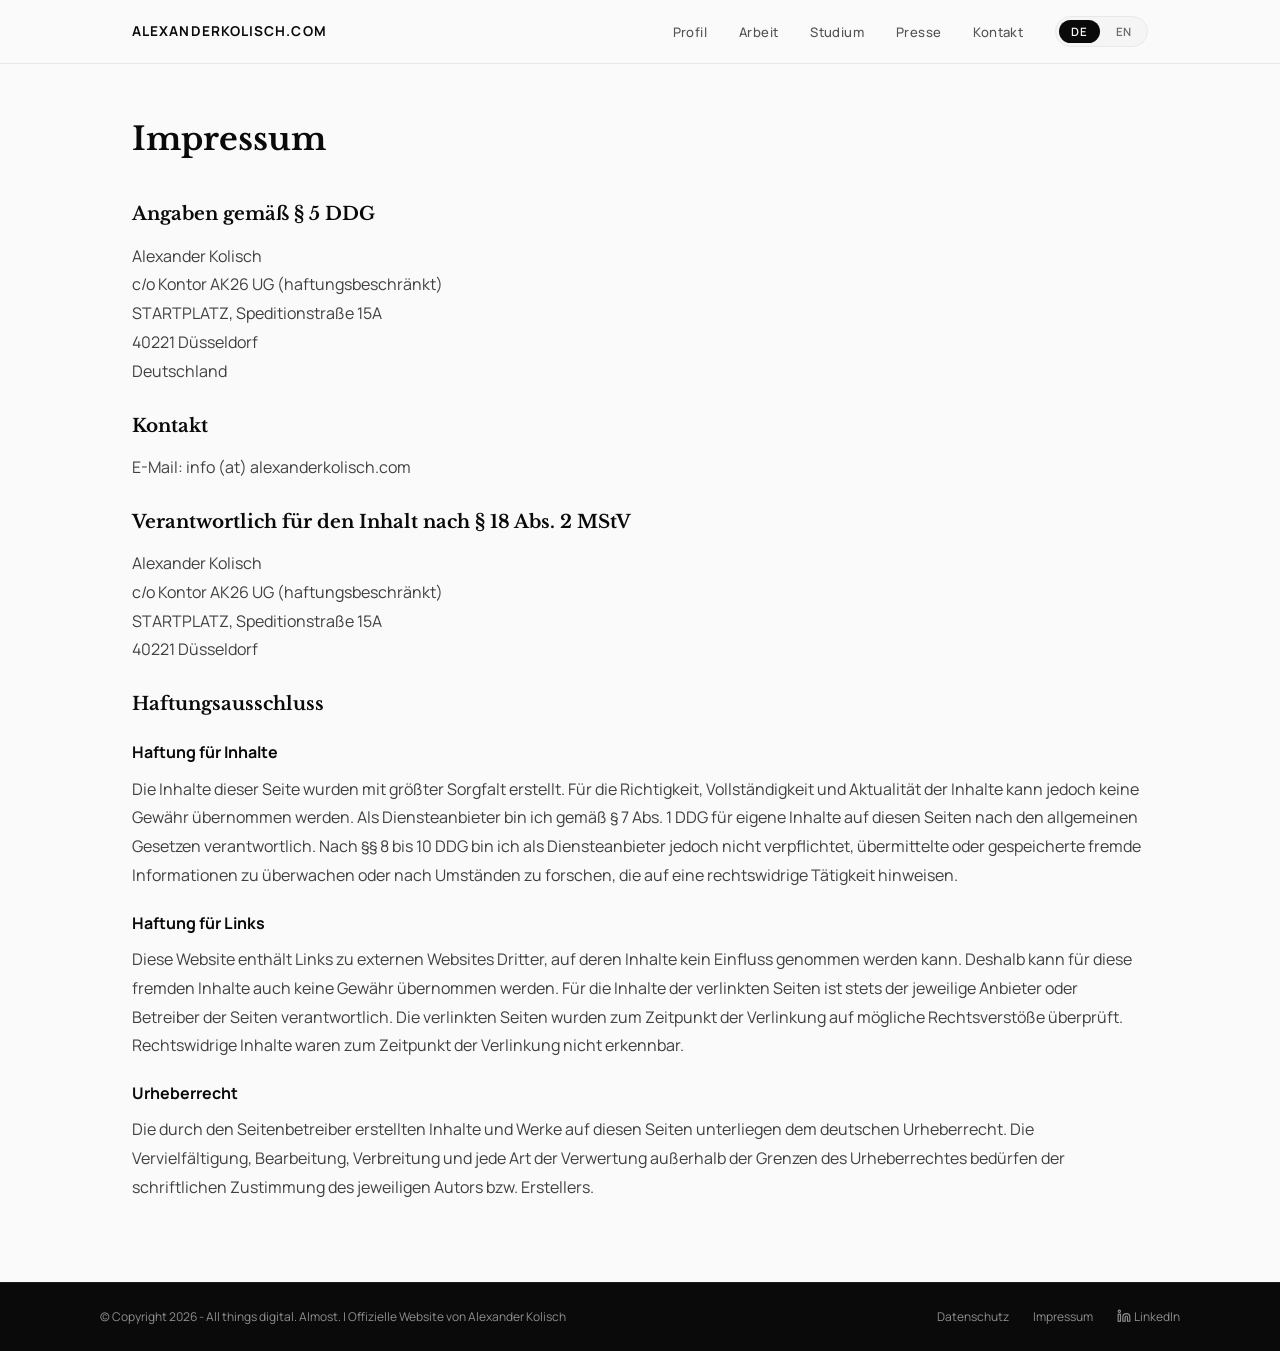
<file: impressum/index.html>
<!DOCTYPE html>
<html lang="de">
<head>
<meta charset="UTF-8">
<meta name="viewport" content="width=device-width, initial-scale=1.0">
<title>Impressum — Alexander Kolisch</title>
<meta name="robots" content="noindex, follow">
<link rel="icon" type="image/png" href="/assets/img/favicon.png">
<link rel="stylesheet" href="/assets/css/style.css?v=1.8.3">
</head>
<body>

<nav class="ak-nav" id="ak-nav"><div class="ni">
  <a href="/" class="nl">alexanderkolisch.com</a>
  <ul class="nk">
    <li><a href="/#profil">Profil</a></li>
    <li><a href="/#arbeit">Arbeit</a></li>
    <li><a href="/#bildung">Studium</a></li>
    <li><a href="/#presse">Presse</a></li>
    <li><a href="/#kontakt">Kontakt</a></li>
    <li><div class="lt"><button class="active" onclick="setLang('de')">DE</button><button onclick="setLang('en')">EN</button></div></li>
  </ul>
  <button class="hb" onclick="toggleMenu()" aria-label="Menu"><span></span><span></span><span></span></button>
</div></nav>

<div class="mm" id="mm">
  <a href="/#profil" onclick="closeMenu()">Profil</a>
  <a href="/#arbeit" onclick="closeMenu()">Arbeit</a>
  <a href="/#bildung" onclick="closeMenu()">Studium</a>
  <a href="/#presse" onclick="closeMenu()">Presse</a>
  <a href="/#kontakt" onclick="closeMenu()">Kontakt</a>
  <div class="lt" style="margin-top:1rem"><button class="active" onclick="setLang('de')">DE</button><button onclick="setLang('en')">EN</button></div>
</div>

<main class="ak-page">

<div data-lang="de">
<h1>Impressum</h1>
<h2>Angaben gemäß § 5 DDG</h2>
<p>Alexander Kolisch<br>c/o Kontor AK26 UG (haftungsbeschränkt)<br>STARTPLATZ, Speditionstraße 15A<br>40221 Düsseldorf<br>Deutschland</p>
<h2>Kontakt</h2>
<p>E-Mail: info (at) alexanderkolisch.com</p>
<h2>Verantwortlich für den Inhalt nach § 18 Abs. 2 MStV</h2>
<p>Alexander Kolisch<br>c/o Kontor AK26 UG (haftungsbeschränkt)<br>STARTPLATZ, Speditionstraße 15A<br>40221 Düsseldorf</p>
<h2>Haftungsausschluss</h2>
<h3>Haftung für Inhalte</h3>
<p>Die Inhalte dieser Seite wurden mit größter Sorgfalt erstellt. Für die Richtigkeit, Vollständigkeit und Aktualität der Inhalte kann jedoch keine Gewähr übernommen werden. Als Diensteanbieter bin ich gemäß § 7 Abs. 1 DDG für eigene Inhalte auf diesen Seiten nach den allgemeinen Gesetzen verantwortlich. Nach §§ 8 bis 10 DDG bin ich als Diensteanbieter jedoch nicht verpflichtet, übermittelte oder gespeicherte fremde Informationen zu überwachen oder nach Umständen zu forschen, die auf eine rechtswidrige Tätigkeit hinweisen.</p>
<h3>Haftung für Links</h3>
<p>Diese Website enthält Links zu externen Websites Dritter, auf deren Inhalte kein Einfluss genommen werden kann. Deshalb kann für diese fremden Inhalte auch keine Gewähr übernommen werden. Für die Inhalte der verlinkten Seiten ist stets der jeweilige Anbieter oder Betreiber der Seiten verantwortlich. Die verlinkten Seiten wurden zum Zeitpunkt der Verlinkung auf mögliche Rechtsverstöße überprüft. Rechtswidrige Inhalte waren zum Zeitpunkt der Verlinkung nicht erkennbar.</p>
<h3>Urheberrecht</h3>
<p>Die durch den Seitenbetreiber erstellten Inhalte und Werke auf diesen Seiten unterliegen dem deutschen Urheberrecht. Die Vervielfältigung, Bearbeitung, Verbreitung und jede Art der Verwertung außerhalb der Grenzen des Urheberrechtes bedürfen der schriftlichen Zustimmung des jeweiligen Autors bzw. Erstellers.</p>
</div>

<div data-lang="en">
<h1>Legal Notice</h1>
<h2>Information according to Section 5 DDG (German Digital Services Act)</h2>
<p>Alexander Kolisch<br>c/o Kontor AK26 UG (haftungsbeschränkt)<br>STARTPLATZ, Speditionstraße 15A<br>40221 Düsseldorf<br>Germany</p>
<h2>Contact</h2>
<p>Email: info (at) alexanderkolisch.com</p>
<h2>Responsible for content according to Section 18 (2) MStV</h2>
<p>Alexander Kolisch<br>c/o Kontor AK26 UG (haftungsbeschränkt)<br>STARTPLATZ, Speditionstraße 15A<br>40221 Düsseldorf</p>
<h2>Disclaimer</h2>
<h3>Liability for content</h3>
<p>The contents of this website have been created with the utmost care. However, no guarantee can be given for the correctness, completeness, and timeliness of the content. As a service provider, I am responsible for my own content on these pages in accordance with Section 7 (1) DDG under general law. According to Sections 8 to 10 DDG, however, I am not obligated as a service provider to monitor transmitted or stored third-party information or to investigate circumstances that indicate illegal activity.</p>
<h3>Liability for links</h3>
<p>This website contains links to external third-party websites, the content of which is beyond my control. Therefore, no guarantee can be given for this external content. The respective provider or operator of the linked pages is always responsible for the content of the linked pages. The linked pages were checked for possible legal violations at the time of linking. Illegal content was not identifiable at the time of linking.</p>
<h3>Copyright</h3>
<p>The content and works created by the site operator on these pages are subject to German copyright law. Duplication, processing, distribution, and any kind of use beyond the limits of copyright law require the written consent of the respective author or creator.</p>
</div>

</main>

<footer class="ak-footer"><div class="fi">
  <span class="fc">&copy; Copyright 2026 - All things digital. Almost. | Offizielle Website von Alexander Kolisch</span>
  <div class="fl">
    <a href="/datenschutz/" data-lang="de">Datenschutz</a><a href="/datenschutz/" data-lang="en">Privacy Policy</a>
    <a href="/impressum/" data-lang="de">Impressum</a><a href="/impressum/" data-lang="en">Legal Notice</a>
    <a href="https://www.linkedin.com/in/alexanderkolisch/" target="_blank" rel="noopener" class="fl-li"><svg viewBox="0 0 24 24" fill="none" stroke="currentColor" stroke-width="2" style="width:14px;height:14px;vertical-align:-2px;margin-right:3px"><path d="M16 8a6 6 0 0 1 6 6v7h-4v-7a2 2 0 0 0-2-2 2 2 0 0 0-2 2v7h-4v-7a6 6 0 0 1 6-6z"/><rect x="2" y="9" width="4" height="12"/><circle cx="4" cy="4" r="2"/></svg>LinkedIn</a>
  </div>
</div></footer>

<script src="/assets/js/main.js?v=1.8.3"></script>
<!-- Cloudflare Web Analytics --><script type='module' src='https://static.cloudflareinsights.com/beacon.min.js' data-cf-beacon='{"token": "0de5ef6f4da44fab82f9060bd4f4bc10"}'></script><!-- End Cloudflare Web Analytics -->
</body>
</html>
</file>
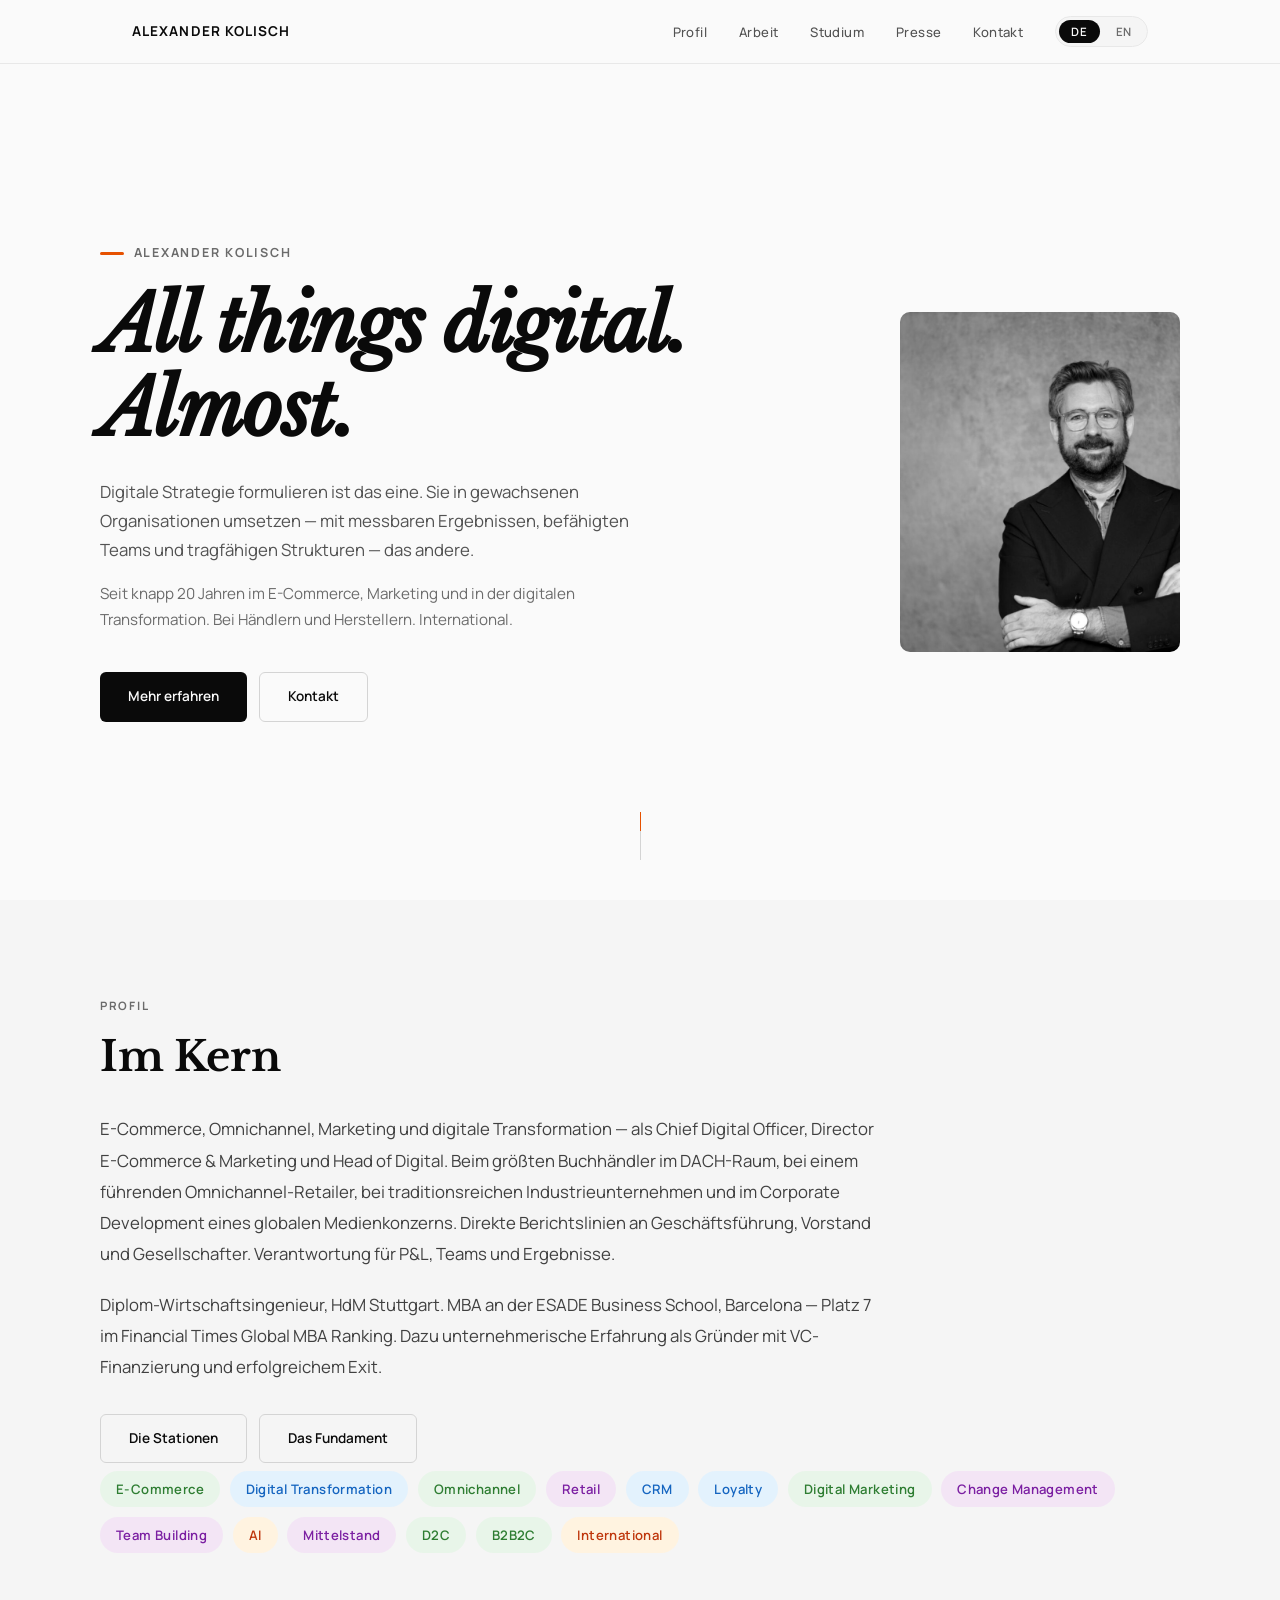
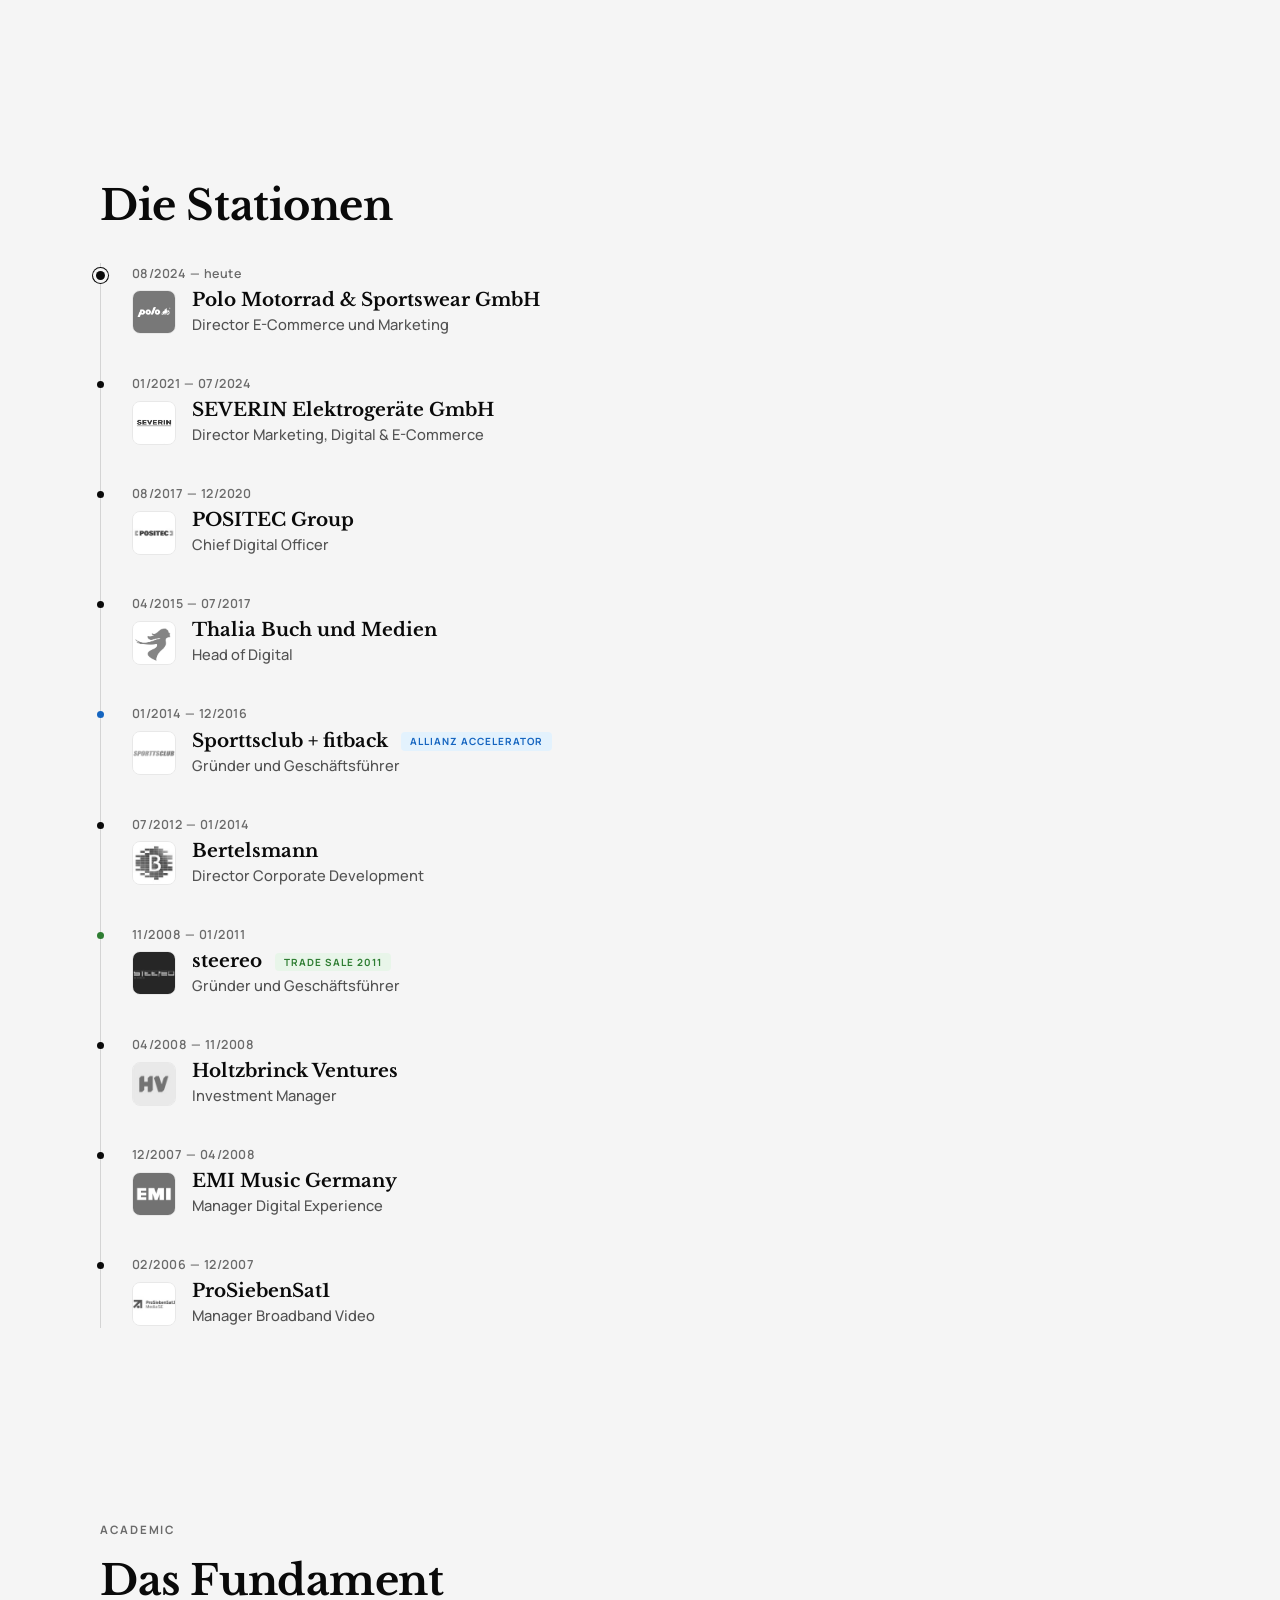
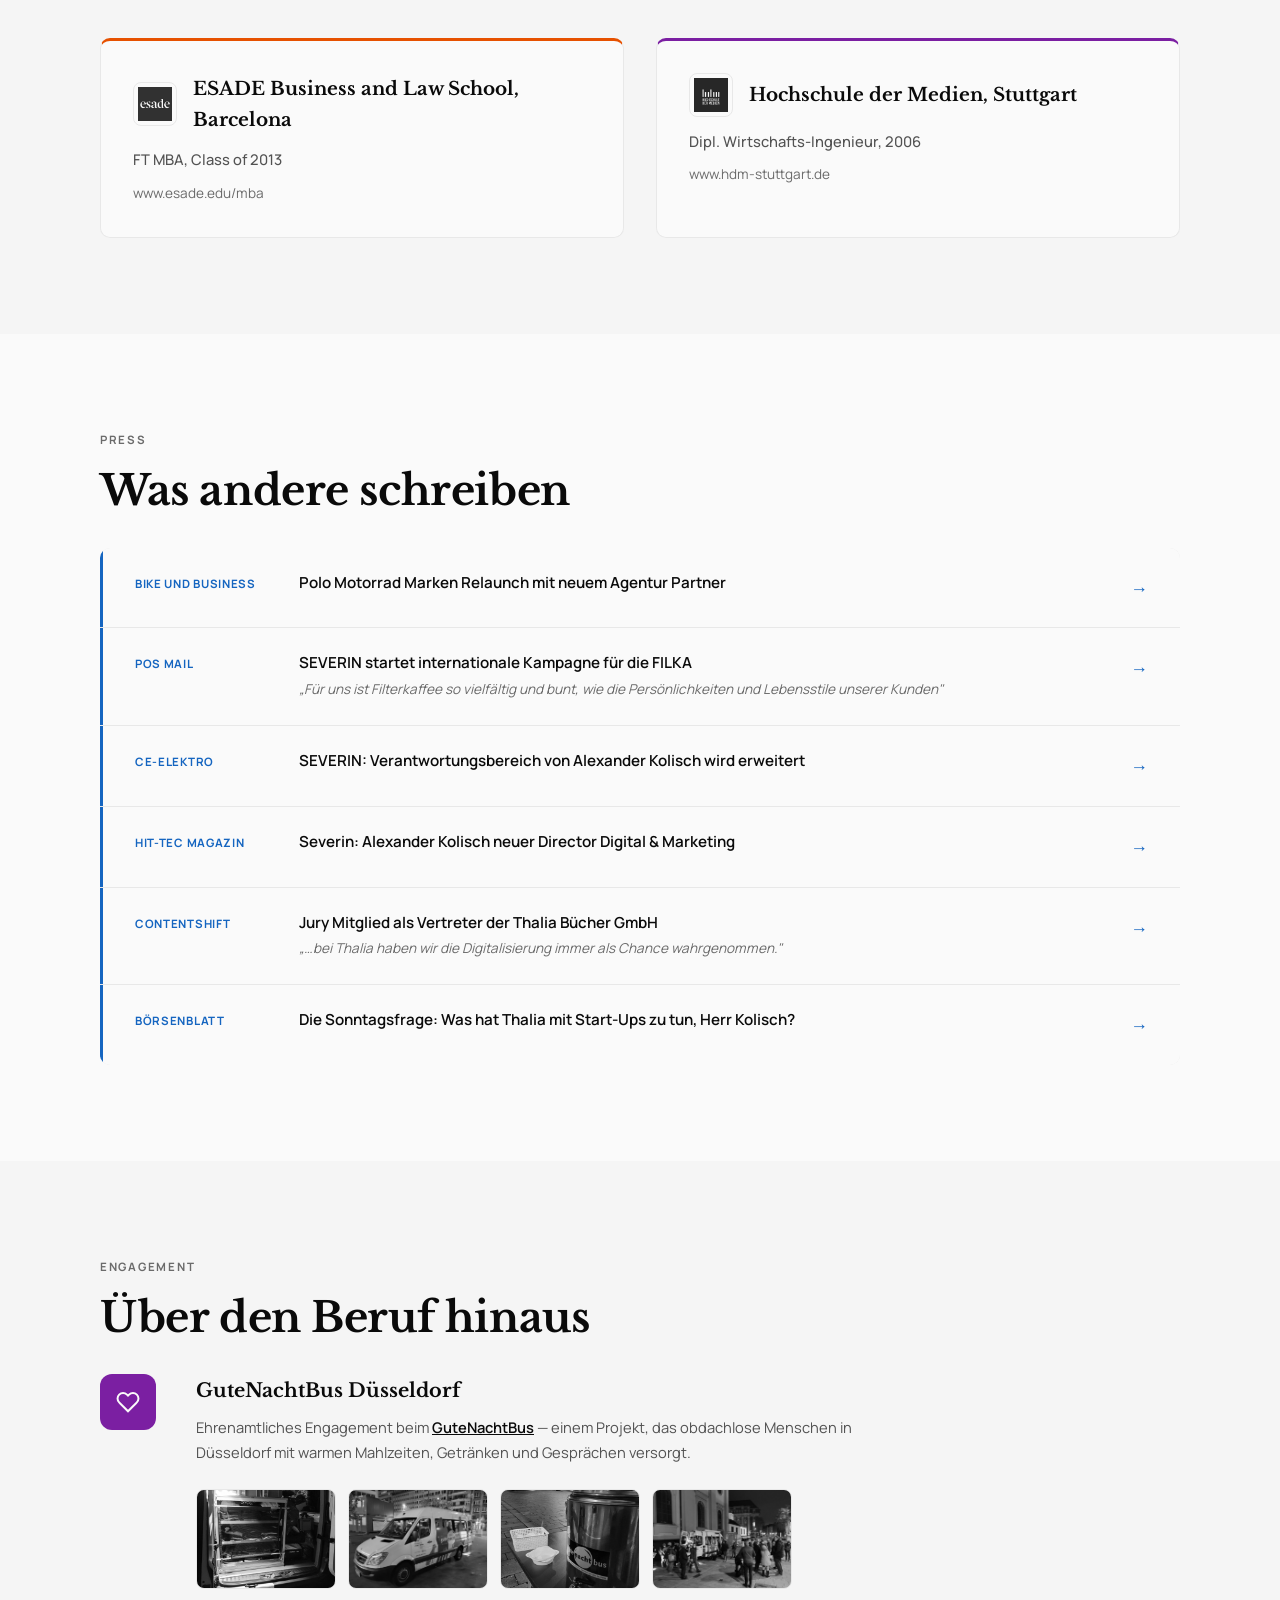
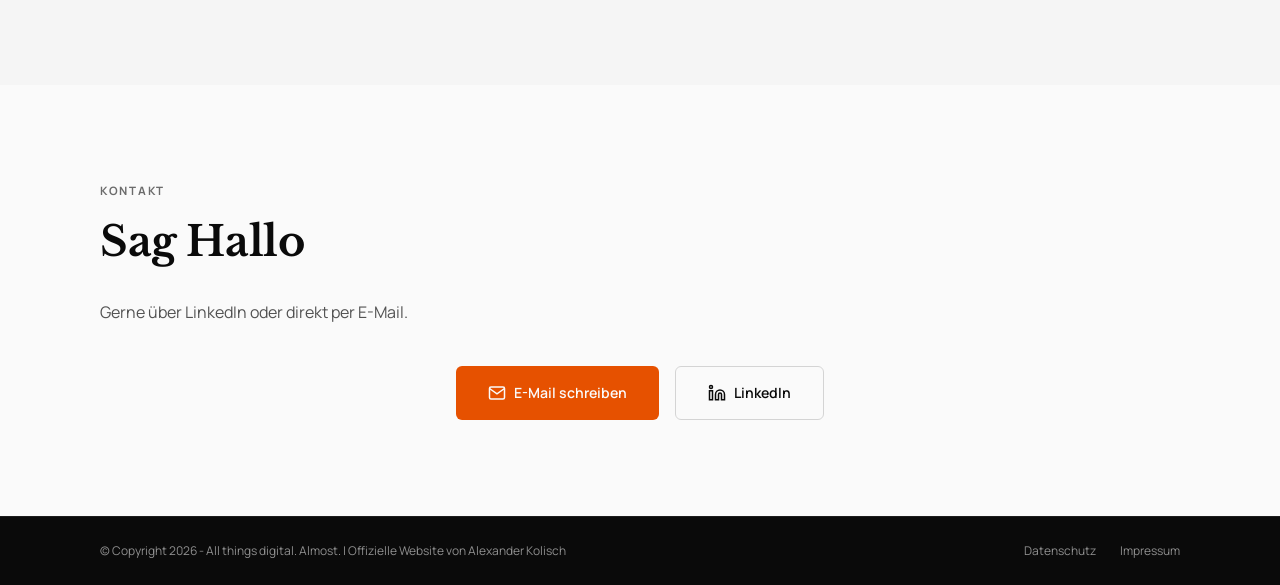
<file: ak-static-netlify/ak-static/index.html>
<!DOCTYPE html>
<html lang="de">
<head>
<meta charset="UTF-8">
<meta name="viewport" content="width=device-width, initial-scale=1.0">
<title>Alexander Kolisch — Director E-Commerce &amp; Marketing | All things digital. Almost.</title>
<meta name="description" content="Alexander Kolisch ist Director E-Commerce und Marketing. Erfahrung in digitaler Transformation, E-Commerce, Omnichannel und Marketing.">
<link rel="icon" type="image/png" href="/assets/img/favicon.png">
<link rel="preload" href="/assets/fonts/manrope-latin-400-normal.woff2" as="font" type="font/woff2" crossorigin>
<link rel="preload" href="/assets/fonts/libre-baskerville-latin-400-italic.woff2" as="font" type="font/woff2" crossorigin>
<link rel="stylesheet" href="/assets/css/style.css">
<link rel="alternate" hreflang="de" href="https://alexanderkolisch.com/">
<link rel="alternate" hreflang="en" href="https://alexanderkolisch.com/#en">
<link rel="alternate" hreflang="x-default" href="https://alexanderkolisch.com/">
<link rel="canonical" href="https://alexanderkolisch.com/">
<script type="application/ld+json">
{
  "@context": "https://schema.org",
  "@graph": [
    {
      "@type": "WebSite",
      "name": "Alexander Kolisch | All things digital. Almost.",
      "url": "https://alexanderkolisch.com/",
      "description": "Personal website of Alexander Kolisch – Director E-Commerce & Marketing."
    },
    {
      "@type": "Person",
      "name": "Alexander Kolisch",
      "givenName": "Alexander",
      "familyName": "Kolisch",
      "jobTitle": "Director E-Commerce und Marketing",
      "worksFor": {
        "@type": "Organization",
        "name": "Polo Motorrad und Sportswear GmbH",
        "url": "https://www.polo-motorrad.com"
      },
      "alumniOf": [
        {"@type": "CollegeOrUniversity", "name": "ESADE Business School", "url": "https://www.esade.edu"},
        {"@type": "CollegeOrUniversity", "name": "Hochschule der Medien Stuttgart", "url": "https://www.hdm-stuttgart.de"}
      ],
      "knowsAbout": ["E-Commerce","Digital Transformation","Omnichannel Retail","CRM","Loyalty Programs","Digital Marketing","Change Management","D2C","B2B2C"],
      "url": "https://alexanderkolisch.com/",
      "sameAs": ["https://www.linkedin.com/in/alexanderkolisch/"],
      "image": "https://alexanderkolisch.com/assets/img/profile.jpg"
    }
  ]
}
</script>
</head>
<body >


<!-- NAV -->
<nav class="ak-nav" id="ak-nav"><div class="ni">
  <a href="/" class="nl">Alexander Kolisch</a>
  <ul class="nk">
    <li><a href="#profil" data-lang="de">Profil</a><a href="#profil" data-lang="en">Profile</a></li>
    <li><a href="#arbeit" data-lang="de">Arbeit</a><a href="#arbeit" data-lang="en">Work</a></li>
    <li><a href="#bildung" data-lang="de">Studium</a><a href="#bildung" data-lang="en">Education</a></li>
    <li><a href="#presse" data-lang="de">Presse</a><a href="#presse" data-lang="en">Press</a></li>
    <li><a href="#kontakt" data-lang="de">Kontakt</a><a href="#kontakt" data-lang="en">Contact</a></li>
    <li><div class="lt"><button class="active" onclick="setLang('de')">DE</button><button onclick="setLang('en')">EN</button></div></li>
  </ul>
  <button class="hb" onclick="toggleMenu()" aria-label="Menu"><span></span><span></span><span></span></button>
</div></nav>

<!-- MOBILE MENU -->
<div class="mm" id="mm">
  <a href="#profil" onclick="closeMenu()" data-lang="de">Profil</a><a href="#profil" onclick="closeMenu()" data-lang="en">Profile</a>
  <a href="#arbeit" onclick="closeMenu()" data-lang="de">Arbeit</a><a href="#arbeit" onclick="closeMenu()" data-lang="en">Work</a>
  <a href="#bildung" onclick="closeMenu()" data-lang="de">Studium</a><a href="#bildung" onclick="closeMenu()" data-lang="en">Education</a>
  <a href="#presse" onclick="closeMenu()" data-lang="de">Presse</a><a href="#presse" onclick="closeMenu()" data-lang="en">Press</a>
  <a href="#kontakt" onclick="closeMenu()" data-lang="de">Kontakt</a><a href="#kontakt" onclick="closeMenu()" data-lang="en">Contact</a>
  <div class="lt" style="margin-top:1rem"><button class="active" onclick="setLang('de')">DE</button><button onclick="setLang('en')">EN</button></div>
</div>

<!-- HERO -->
<section class="hero">
  <div class="hero-inner">
    <div class="hero-text">
      <p class="hero-eyebrow">Alexander Kolisch</p>
      <h1 class="hero-claim">All things digital.<br>Almost.</h1>
      <p class="hero-sub" data-lang="de">Digitale Strategie formulieren ist das eine. Sie in gewachsenen Organisationen umsetzen — mit messbaren Ergebnissen, befähigten Teams und tragfähigen Strukturen — das andere.</p>
      <p class="hero-sub" data-lang="en">Formulating a digital strategy is one thing. Implementing it in established organizations — with measurable results, empowered teams, and sustainable structures — is another.</p>
      <p class="hero-sub2" data-lang="de">Seit knapp 20 Jahren im E-Commerce, Marketing und in der digitalen Transformation. Bei Händlern und Herstellern. International.</p>
      <p class="hero-sub2" data-lang="en">Nearly 20 years in e-commerce, marketing, and digital transformation. With retailers and manufacturers. International.</p>
      <div class="hero-ctas">
        <a href="#profil" class="hero-cta" data-lang="de">Mehr erfahren</a><a href="#profil" class="hero-cta" data-lang="en">Learn more</a>
        <a href="#kontakt" class="hero-cta sec" data-lang="de">Kontakt</a><a href="#kontakt" class="hero-cta sec" data-lang="en">Contact</a>
      </div>
    </div>
    <div class="hero-photo">
      <img src="/assets/img/profile.jpg" alt="Alexander Kolisch" width="280" height="340" fetchpriority="high" decoding="async">
    </div>
  </div>
  <div class="hs"><div class="line"></div></div>
</section>

<!-- PROFIL -->
<section id="profil" style="background:var(--g50)">
  <div class="si">
    <p class="sl r" data-lang="de">Profil</p><p class="sl r" data-lang="en">Profile</p>
    <h2 class="st r" data-lang="de">Im Kern</h2><h2 class="st r" data-lang="en">At the Core</h2>
    <div class="pt r rd1" data-lang="de">
      <p>E-Commerce, Omnichannel, Marketing und digitale Transformation — als Chief Digital Officer, Director E-Commerce & Marketing und Head of Digital. Beim größten Buchhändler im DACH-Raum, bei einem führenden Omnichannel-Retailer, bei traditionsreichen Industrieunternehmen und im Corporate Development eines globalen Medienkonzerns. Direkte Berichtslinien an Geschäftsführung, Vorstand und Gesellschafter. Verantwortung für P&L, Teams und Ergebnisse.</p>
      <p>Diplom-Wirtschaftsingenieur, HdM Stuttgart. MBA an der ESADE Business School, Barcelona — Platz 7 im Financial Times Global MBA Ranking. Dazu unternehmerische Erfahrung als Gründer mit VC-Finanzierung und erfolgreichem Exit.</p>
    </div>
    <div class="pt r rd1" data-lang="en">
      <p>E-commerce, omnichannel, marketing, and digital transformation — as Chief Digital Officer, Director E-Commerce & Marketing, and Head of Digital. At the largest bookseller in the DACH region, at a leading omnichannel retailer, at established industrial companies, and in Corporate Development at a global media corporation. Direct reporting lines to CEO, board, and shareholders. Responsibility for P&L, teams, and results.</p>
      <p>Diploma in Business Engineering, HdM Stuttgart. MBA from ESADE Business School, Barcelona — ranked 7th in the Financial Times Global MBA Ranking. Plus entrepreneurial experience as a founder with VC funding and a successful exit.</p>
    </div>
    <div class="profil-ctas r rd2">
      <a href="#arbeit" class="hero-cta sec" data-lang="de">Die Stationen</a><a href="#arbeit" class="hero-cta sec" data-lang="en">The Stations</a>
      <a href="#bildung" class="hero-cta sec" data-lang="de">Das Fundament</a><a href="#bildung" class="hero-cta sec" data-lang="en">The Foundation</a>
    </div>
    <div class="tags r rd2">
      <span class="tag t1">E-Commerce</span><span class="tag t2">Digital Transformation</span><span class="tag t1">Omnichannel</span><span class="tag t3">Retail</span><span class="tag t2">CRM</span><span class="tag t2">Loyalty</span><span class="tag t1">Digital Marketing</span><span class="tag t3">Change Management</span><span class="tag t3">Team Building</span><span class="tag t4">AI</span><span class="tag t3">Mittelstand</span><span class="tag t1">D2C</span><span class="tag t1">B2B2C</span><span class="tag t4">International</span>
    </div>
  </div>
</section>

<!-- ARBEIT -->
<section class="ks" id="arbeit">
  <div class="si">
    <p class="sl r" data-lang="de">Arbeit</p><p class="sl r" data-lang="en">Work</p>
    <h2 class="st r" data-lang="de">Die Stationen</h2><h2 class="st r" data-lang="en">The Stations</h2>

    

    <div class="tl" data-lang="de">
      <div class="ti cur r"><span class="tp">08/2024 — heute</span><div class="ti-head"><div class="ti-logo"><img src="/assets/img/polo.png" alt="Polo Motorrad" width="44" height="44" loading="lazy" decoding="async"></div><div><h3 class="tc">Polo Motorrad & Sportswear GmbH</h3><p class="tr">Director E-Commerce und Marketing</p></div></div></div>
      <div class="ti r"><span class="tp">01/2021 — 07/2024</span><div class="ti-head"><div class="ti-logo"><img src="/assets/img/severin.jpg" alt="SEVERIN" width="44" height="44" loading="lazy" decoding="async"></div><div><h3 class="tc">SEVERIN Elektrogeräte GmbH</h3><p class="tr">Director Marketing, Digital & E-Commerce</p></div></div></div>
      <div class="ti r"><span class="tp">08/2017 — 12/2020</span><div class="ti-head"><div class="ti-logo"><img src="/assets/img/positec.jpeg" alt="Positec" width="44" height="44" loading="lazy" decoding="async"></div><div><h3 class="tc">POSITEC Group</h3><p class="tr">Chief Digital Officer</p></div></div></div>
      <div class="ti r"><span class="tp">04/2015 — 07/2017</span><div class="ti-head"><div class="ti-logo"><img src="/assets/img/thalia.png" alt="Thalia" width="44" height="44" loading="lazy" decoding="async"></div><div><h3 class="tc">Thalia Buch und Medien</h3><p class="tr">Head of Digital</p></div></div></div>
      <div class="ti venture-acc r"><span class="tp">01/2014 — 12/2016</span><div class="ti-head"><div class="ti-logo"><img src="/assets/img/sporttsclub.png" alt="Sporttsclub" width="44" height="44" loading="lazy" decoding="async"></div><div><h3 class="tc">Sporttsclub + fitback <span class="vb acc" style="margin-left:.5rem;vertical-align:middle">Allianz Accelerator</span></h3><p class="tr">Gründer und Geschäftsführer</p></div></div></div>
      <div class="ti r"><span class="tp">07/2012 — 01/2014</span><div class="ti-head"><div class="ti-logo"><img src="/assets/img/bertelsmann.jpeg" alt="Bertelsmann" width="44" height="44" loading="lazy" decoding="async"></div><div><h3 class="tc">Bertelsmann</h3><p class="tr">Director Corporate Development</p></div></div></div>
      <div class="ti venture r"><span class="tp">11/2008 — 01/2011</span><div class="ti-head"><div class="ti-logo"><img src="/assets/img/steereo.jpg" alt="steereo" width="44" height="44" loading="lazy" decoding="async"></div><div><h3 class="tc">steereo <span class="vb exit" style="margin-left:.5rem;vertical-align:middle">Trade Sale 2011</span></h3><p class="tr">Gründer und Geschäftsführer</p></div></div></div>
      <div class="ti r"><span class="tp">04/2008 — 11/2008</span><div class="ti-head"><div class="ti-logo"><img src="/assets/img/hv.jpeg" alt="Holtzbrinck Ventures" width="44" height="44" loading="lazy" decoding="async"></div><div><h3 class="tc">Holtzbrinck Ventures</h3><p class="tr">Investment Manager</p></div></div></div>
      <div class="ti r"><span class="tp">12/2007 — 04/2008</span><div class="ti-head"><div class="ti-logo"><img src="/assets/img/emi.png" alt="EMI Music" width="44" height="44" loading="lazy" decoding="async"></div><div><h3 class="tc">EMI Music Germany</h3><p class="tr">Manager Digital Experience</p></div></div></div>
      <div class="ti r"><span class="tp">02/2006 — 12/2007</span><div class="ti-head"><div class="ti-logo"><img src="/assets/img/p7s1.jpeg" alt="ProSiebenSat.1" width="44" height="44" loading="lazy" decoding="async"></div><div><h3 class="tc">ProSiebenSat1</h3><p class="tr">Manager Broadband Video</p></div></div></div>
    </div>

    <div class="tl" data-lang="en">
      <div class="ti cur r"><span class="tp">08/2024 — present</span><div class="ti-head"><div class="ti-logo"><img src="/assets/img/polo.png" alt="Polo Motorrad" width="44" height="44" loading="lazy" decoding="async"></div><div><h3 class="tc">Polo Motorrad & Sportswear GmbH</h3><p class="tr">Director E-Commerce and Marketing</p></div></div></div>
      <div class="ti r"><span class="tp">01/2021 — 07/2024</span><div class="ti-head"><div class="ti-logo"><img src="/assets/img/severin.jpg" alt="SEVERIN" width="44" height="44" loading="lazy" decoding="async"></div><div><h3 class="tc">SEVERIN Elektrogeräte GmbH</h3><p class="tr">Director Marketing, Digital & E-Commerce</p></div></div></div>
      <div class="ti r"><span class="tp">08/2017 — 12/2020</span><div class="ti-head"><div class="ti-logo"><img src="/assets/img/positec.jpeg" alt="Positec" width="44" height="44" loading="lazy" decoding="async"></div><div><h3 class="tc">POSITEC Group</h3><p class="tr">Chief Digital Officer</p></div></div></div>
      <div class="ti r"><span class="tp">04/2015 — 07/2017</span><div class="ti-head"><div class="ti-logo"><img src="/assets/img/thalia.png" alt="Thalia" width="44" height="44" loading="lazy" decoding="async"></div><div><h3 class="tc">Thalia Buch und Medien</h3><p class="tr">Head of Digital</p></div></div></div>
      <div class="ti venture-acc r"><span class="tp">01/2014 — 12/2016</span><div class="ti-head"><div class="ti-logo"><img src="/assets/img/sporttsclub.png" alt="Sporttsclub" width="44" height="44" loading="lazy" decoding="async"></div><div><h3 class="tc">Sporttsclub + fitback <span class="vb acc" style="margin-left:.5rem;vertical-align:middle">Allianz Accelerator</span></h3><p class="tr">Founder and Managing Director</p></div></div></div>
      <div class="ti r"><span class="tp">07/2012 — 01/2014</span><div class="ti-head"><div class="ti-logo"><img src="/assets/img/bertelsmann.jpeg" alt="Bertelsmann" width="44" height="44" loading="lazy" decoding="async"></div><div><h3 class="tc">Bertelsmann</h3><p class="tr">Director Corporate Development</p></div></div></div>
      <div class="ti venture r"><span class="tp">11/2008 — 01/2011</span><div class="ti-head"><div class="ti-logo"><img src="/assets/img/steereo.jpg" alt="steereo" width="44" height="44" loading="lazy" decoding="async"></div><div><h3 class="tc">steereo <span class="vb exit" style="margin-left:.5rem;vertical-align:middle">Trade Sale 2011</span></h3><p class="tr">Founder and Managing Director</p></div></div></div>
      <div class="ti r"><span class="tp">04/2008 — 11/2008</span><div class="ti-head"><div class="ti-logo"><img src="/assets/img/hv.jpeg" alt="Holtzbrinck Ventures" width="44" height="44" loading="lazy" decoding="async"></div><div><h3 class="tc">Holtzbrinck Ventures</h3><p class="tr">Investment Manager</p></div></div></div>
      <div class="ti r"><span class="tp">12/2007 — 04/2008</span><div class="ti-head"><div class="ti-logo"><img src="/assets/img/emi.png" alt="EMI Music" width="44" height="44" loading="lazy" decoding="async"></div><div><h3 class="tc">EMI Music Germany</h3><p class="tr">Manager Digital Experience</p></div></div></div>
      <div class="ti r"><span class="tp">02/2006 — 12/2007</span><div class="ti-head"><div class="ti-logo"><img src="/assets/img/p7s1.jpeg" alt="ProSiebenSat.1" width="44" height="44" loading="lazy" decoding="async"></div><div><h3 class="tc">ProSiebenSat1</h3><p class="tr">Manager Broadband Video</p></div></div></div>
    </div>
  </div>
</section>

<!-- EDUCATION -->
<section class="es" id="bildung">
  <div class="si">
    <p class="sl r" data-lang="de">Academic</p><p class="sl r" data-lang="en">Academic</p>
    <h2 class="st r" data-lang="de">Das Fundament</h2><h2 class="st r" data-lang="en">The Foundation</h2>
    <div class="eg" data-lang="de">
      <div class="ec esade r"><div class="ec-head"><div class="ec-logo"><img src="/assets/img/esade.png" alt="ESADE" width="44" height="44" loading="lazy" decoding="async"></div><h3 class="ename">ESADE Business and Law School, Barcelona</h3></div><p class="ed">FT MBA, Class of 2013</p><p class="ee"><a href="https://www.esade.edu/mba/en/programmes/full-time-mba" target="_blank" rel="noopener">www.esade.edu/mba</a></p></div>
      <div class="ec hdm r rd1"><div class="ec-head"><div class="ec-logo"><img src="/assets/img/hdm.png" alt="HdM Stuttgart" width="44" height="44" loading="lazy" decoding="async"></div><h3 class="ename">Hochschule der Medien, Stuttgart</h3></div><p class="ed">Dipl. Wirtschafts-Ingenieur, 2006</p><p class="ee"><a href="https://www.hdm-stuttgart.de/" target="_blank" rel="noopener">www.hdm-stuttgart.de</a></p></div>
    </div>
    <div class="eg" data-lang="en">
      <div class="ec esade r"><div class="ec-head"><div class="ec-logo"><img src="/assets/img/esade.png" alt="ESADE" width="44" height="44" loading="lazy" decoding="async"></div><h3 class="ename">ESADE Business and Law School, Barcelona</h3></div><p class="ed">FT MBA, Class of 2013</p><p class="ee"><a href="https://www.esade.edu/mba/en/programmes/full-time-mba" target="_blank" rel="noopener">www.esade.edu/mba</a></p></div>
      <div class="ec hdm r rd1"><div class="ec-head"><div class="ec-logo"><img src="/assets/img/hdm.png" alt="HdM Stuttgart" width="44" height="44" loading="lazy" decoding="async"></div><h3 class="ename">Hochschule der Medien, Stuttgart</h3></div><p class="ed">Diploma in Business Engineering, 2006</p><p class="ee"><a href="https://www.hdm-stuttgart.de/" target="_blank" rel="noopener">www.hdm-stuttgart.de</a></p></div>
    </div>
  </div>
</section>

<!-- PRESSE -->
<section id="presse">
  <div class="si">
    <p class="sl r" data-lang="de">Press</p><p class="sl r" data-lang="en">Press</p>
    <h2 class="st r" data-lang="de">Was andere schreiben</h2><h2 class="st r" data-lang="en">What Others Write</h2>
    <div class="pl r" data-lang="de">
      <a href="https://bikeundbusiness.de/artikel/marken-relaunch-mit-des-wahnsinns-fette-beute/" target="_blank" rel="noopener" class="pi"><span class="ps">Bike und Business</span><div><p class="ph">Polo Motorrad Marken Relaunch mit neuem Agentur Partner</p></div><span class="pa">→</span></a>
      <a href="https://pos-mail.de/severin-startet-internationale-kampagne-fuer-filka/" target="_blank" rel="noopener" class="pi"><span class="ps">POS Mail</span><div><p class="ph">SEVERIN startet internationale Kampagne für die FILKA</p><p class="pq">„Für uns ist Filterkaffee so vielfältig und bunt, wie die Persönlichkeiten und Lebensstile unserer Kunden"</p></div><span class="pa">→</span></a>
      <a href="https://ce-electro.de/2021/10/07/thomas-baumann-kommt-zu-severin-zurueck/" target="_blank" rel="noopener" class="pi"><span class="ps">ce-elektro</span><div><p class="ph">SEVERIN: Verantwortungsbereich von Alexander Kolisch wird erweitert</p></div><span class="pa">→</span></a>
      <a href="https://www.hitec-magazin.de/news/Severin-Kolisch-neuer-Director-Digital-Marketing" target="_blank" rel="noopener" class="pi"><span class="ps">hit-tec magazin</span><div><p class="ph">Severin: Alexander Kolisch neuer Director Digital & Marketing</p></div><span class="pa">→</span></a>
      <a href="https://www.contentshift.de/accelerator/runde-2016/jury-partner/alexander-kolisch" target="_blank" rel="noopener" class="pi"><span class="ps">CONTENTshift</span><div><p class="ph">Jury Mitglied als Vertreter der Thalia Bücher GmbH</p><p class="pq">„…bei Thalia haben wir die Digitalisierung immer als Chance wahrgenommen."</p></div><span class="pa">→</span></a>
      <a href="https://www.boersenblatt.net/archiv/1142969.html" target="_blank" rel="noopener" class="pi"><span class="ps">Börsenblatt</span><div><p class="ph">Die Sonntagsfrage: Was hat Thalia mit Start-Ups zu tun, Herr Kolisch?</p></div><span class="pa">→</span></a>
    </div>
    <div class="pl r" data-lang="en">
      <a href="https://bikeundbusiness.de/artikel/marken-relaunch-mit-des-wahnsinns-fette-beute/" target="_blank" rel="noopener" class="pi"><span class="ps">Bike und Business</span><div><p class="ph">Polo Motorrad brand relaunch with new agency partner</p></div><span class="pa">→</span></a>
      <a href="https://pos-mail.de/severin-startet-internationale-kampagne-fuer-filka/" target="_blank" rel="noopener" class="pi"><span class="ps">POS Mail</span><div><p class="ph">SEVERIN launches international campaign for FILKA</p></div><span class="pa">→</span></a>
      <a href="https://ce-electro.de/2021/10/07/thomas-baumann-kommt-zu-severin-zurueck/" target="_blank" rel="noopener" class="pi"><span class="ps">ce-elektro</span><div><p class="ph">SEVERIN: Alexander Kolisch's scope of responsibility expanded</p></div><span class="pa">→</span></a>
      <a href="https://www.hitec-magazin.de/news/Severin-Kolisch-neuer-Director-Digital-Marketing" target="_blank" rel="noopener" class="pi"><span class="ps">hit-tec magazin</span><div><p class="ph">Severin: Alexander Kolisch new Director Digital & Marketing</p></div><span class="pa">→</span></a>
      <a href="https://www.contentshift.de/accelerator/runde-2016/jury-partner/alexander-kolisch" target="_blank" rel="noopener" class="pi"><span class="ps">CONTENTshift</span><div><p class="ph">Jury member representing Thalia Bücher GmbH</p></div><span class="pa">→</span></a>
      <a href="https://www.boersenblatt.net/archiv/1142969.html" target="_blank" rel="noopener" class="pi"><span class="ps">Börsenblatt</span><div><p class="ph">The Sunday Question: What does Thalia have to do with startups, Mr. Kolisch?</p></div><span class="pa">→</span></a>
    </div>
  </div>
</section>

<!-- ENGAGEMENT -->
<section class="gs" id="engagement">
  <div class="si">
    <p class="sl r">Engagement</p>
    <h2 class="st r" data-lang="de">Über den Beruf hinaus</h2><h2 class="st r" data-lang="en">Beyond Work</h2>
    <div class="gc r" data-lang="de">
      <div class="gi"><svg viewBox="0 0 24 24" fill="none" stroke="currentColor" stroke-width="2"><path d="M20.84 4.61a5.5 5.5 0 0 0-7.78 0L12 5.67l-1.06-1.06a5.5 5.5 0 0 0-7.78 7.78l1.06 1.06L12 21.23l7.78-7.78 1.06-1.06a5.5 5.5 0 0 0 0-7.78z"/></svg></div>
      <div class="gt"><h3>GuteNachtBus Düsseldorf</h3><p>Ehrenamtliches Engagement beim <a href="https://gutenachtbus.de" target="_blank" rel="noopener">GuteNachtBus</a> — einem Projekt, das obdachlose Menschen in Düsseldorf mit warmen Mahlzeiten, Getränken und Gesprächen versorgt.</p>
        <div class="gnb-photos">
          <img src="/assets/img/gnb1.jpg" alt="GuteNachtBus Düsseldorf" width="140" height="100" loading="lazy" decoding="async">
          <img src="/assets/img/gnb2.jpg" alt="GuteNachtBus Einsatz" width="140" height="100" loading="lazy" decoding="async">
          <img src="/assets/img/gnb3.jpg" alt="GuteNachtBus Team" width="140" height="100" loading="lazy" decoding="async">
          <img src="/assets/img/gnb4.jpg" alt="GuteNachtBus Nacht" width="140" height="100" loading="lazy" decoding="async">
        </div>
      </div>
    </div>
    <div class="gc r" data-lang="en">
      <div class="gi"><svg viewBox="0 0 24 24" fill="none" stroke="currentColor" stroke-width="2"><path d="M20.84 4.61a5.5 5.5 0 0 0-7.78 0L12 5.67l-1.06-1.06a5.5 5.5 0 0 0-7.78 7.78l1.06 1.06L12 21.23l7.78-7.78 1.06-1.06a5.5 5.5 0 0 0 0-7.78z"/></svg></div>
      <div class="gt"><h3>GuteNachtBus Düsseldorf</h3><p>Volunteering with <a href="https://gutenachtbus.de" target="_blank" rel="noopener">GuteNachtBus</a> — a project providing warm meals, drinks, and conversation to homeless people in Düsseldorf.</p>
        <div class="gnb-photos">
          <img src="/assets/img/gnb1.jpg" alt="GuteNachtBus Düsseldorf" width="140" height="100" loading="lazy" decoding="async">
          <img src="/assets/img/gnb2.jpg" alt="GuteNachtBus in action" width="140" height="100" loading="lazy" decoding="async">
          <img src="/assets/img/gnb3.jpg" alt="GuteNachtBus team" width="140" height="100" loading="lazy" decoding="async">
          <img src="/assets/img/gnb4.jpg" alt="GuteNachtBus night" width="140" height="100" loading="lazy" decoding="async">
        </div>
      </div>
    </div>
  </div>
</section>

<!-- CONTACT -->
<section class="cs" id="kontakt">
  <div class="si">
    <p class="sl r" data-lang="de">Kontakt</p><p class="sl r" data-lang="en">Contact</p>
    <h2 class="st r" data-lang="de">Sag Hallo</h2><h2 class="st r" data-lang="en">Say Hello</h2>
    <p class="cd r" data-lang="de">Gerne über LinkedIn oder direkt per E-Mail.</p>
    <p class="cd r" data-lang="en">Connect on LinkedIn or reach out via email.</p>
    <div class="cb r">
      <button class="btn p" onclick="sendMail()">
        <svg viewBox="0 0 24 24" fill="none" stroke="currentColor" stroke-width="2"><path d="M4 4h16c1.1 0 2 .9 2 2v12c0 1.1-.9 2-2 2H4c-1.1 0-2-.9-2-2V6c0-1.1.9-2 2-2z"/><polyline points="22,6 12,13 2,6"/></svg>
        <span data-lang="de">E-Mail schreiben</span><span data-lang="en">Send email</span>
      </button>
      <a href="https://www.linkedin.com/in/alexanderkolisch/" target="_blank" rel="noopener" class="btn s">
        <svg viewBox="0 0 24 24" fill="none" stroke="currentColor" stroke-width="2"><path d="M16 8a6 6 0 0 1 6 6v7h-4v-7a2 2 0 0 0-2-2 2 2 0 0 0-2 2v7h-4v-7a6 6 0 0 1 6-6z"/><rect x="2" y="9" width="4" height="12"/><circle cx="4" cy="4" r="2"/></svg>
        LinkedIn</a>
    </div>
  </div>
</section>

<!-- FOOTER -->
<footer class="ak-footer"><div class="fi">
  <span class="fc">© Copyright 2026 - All things digital. Almost. | Offizielle Website von Alexander Kolisch</span>
  <div class="fl">
    <a href="/datenschutz/" data-lang="de">Datenschutz</a><a href="/datenschutz/" data-lang="en">Privacy Policy</a>
    <a href="/impressum/" data-lang="de">Impressum</a><a href="/impressum/" data-lang="en">Legal Notice</a>
  </div>
</div></footer>

<script src="/assets/js/main.js"></script>
</body>
</html>
</file>
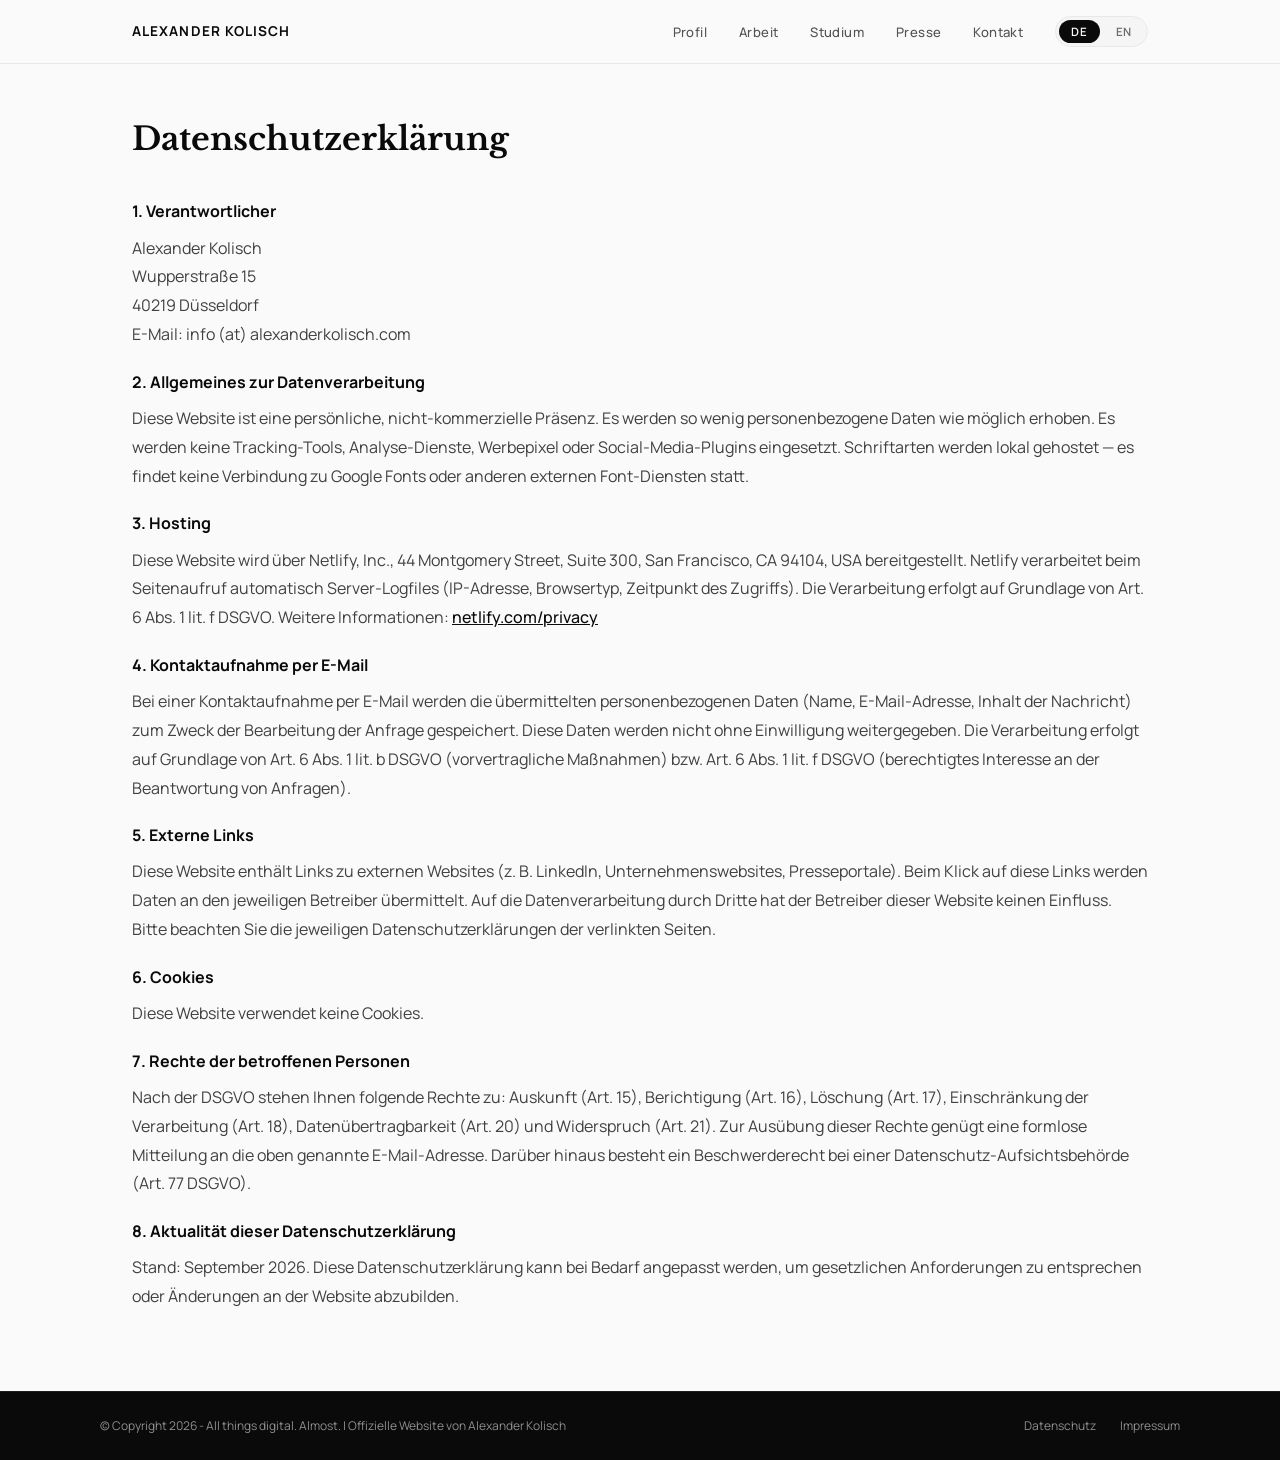
<file: ak-static-netlify/ak-static/datenschutz/index.html>
<!DOCTYPE html>
<html lang="de">
<head>
<meta charset="UTF-8">
<meta name="viewport" content="width=device-width, initial-scale=1.0">
<title>Datenschutz — Alexander Kolisch</title>
<meta name="robots" content="noindex, follow">
<link rel="icon" type="image/png" href="/assets/img/favicon.png">
<link rel="stylesheet" href="/assets/css/style.css">
</head>
<body>

<nav class="ak-nav" id="ak-nav"><div class="ni">
  <a href="/" class="nl">Alexander Kolisch</a>
  <ul class="nk">
    <li><a href="/#profil">Profil</a></li>
    <li><a href="/#arbeit">Arbeit</a></li>
    <li><a href="/#bildung">Studium</a></li>
    <li><a href="/#presse">Presse</a></li>
    <li><a href="/#kontakt">Kontakt</a></li>
    <li><div class="lt"><button class="active" onclick="setLang('de')">DE</button><button onclick="setLang('en')">EN</button></div></li>
  </ul>
  <button class="hb" onclick="toggleMenu()" aria-label="Menu"><span></span><span></span><span></span></button>
</div></nav>

<div class="mm" id="mm">
  <a href="/#profil" onclick="closeMenu()">Profil</a>
  <a href="/#arbeit" onclick="closeMenu()">Arbeit</a>
  <a href="/#bildung" onclick="closeMenu()">Studium</a>
  <a href="/#presse" onclick="closeMenu()">Presse</a>
  <a href="/#kontakt" onclick="closeMenu()">Kontakt</a>
  <div class="lt" style="margin-top:1rem"><button class="active" onclick="setLang('de')">DE</button><button onclick="setLang('en')">EN</button></div>
</div>

<main class="ak-page">

<div data-lang="de">
<h1>Datenschutzerklärung</h1>
<h3>1. Verantwortlicher</h3>
<p>Alexander Kolisch<br>Wupperstraße 15<br>40219 Düsseldorf<br>E-Mail: info (at) alexanderkolisch.com</p>
<h3>2. Allgemeines zur Datenverarbeitung</h3>
<p>Diese Website ist eine persönliche, nicht-kommerzielle Präsenz. Es werden so wenig personenbezogene Daten wie möglich erhoben. Es werden keine Tracking-Tools, Analyse-Dienste, Werbepixel oder Social-Media-Plugins eingesetzt. Schriftarten werden lokal gehostet — es findet keine Verbindung zu Google Fonts oder anderen externen Font-Diensten statt.</p>
<h3>3. Hosting</h3>
<p>Diese Website wird über Netlify, Inc., 44 Montgomery Street, Suite 300, San Francisco, CA 94104, USA bereitgestellt. Netlify verarbeitet beim Seitenaufruf automatisch Server-Logfiles (IP-Adresse, Browsertyp, Zeitpunkt des Zugriffs). Die Verarbeitung erfolgt auf Grundlage von Art. 6 Abs. 1 lit. f DSGVO. Weitere Informationen: <a href="https://www.netlify.com/privacy/" target="_blank" rel="noopener">netlify.com/privacy</a></p>
<h3>4. Kontaktaufnahme per E-Mail</h3>
<p>Bei einer Kontaktaufnahme per E-Mail werden die übermittelten personenbezogenen Daten (Name, E-Mail-Adresse, Inhalt der Nachricht) zum Zweck der Bearbeitung der Anfrage gespeichert. Diese Daten werden nicht ohne Einwilligung weitergegeben. Die Verarbeitung erfolgt auf Grundlage von Art. 6 Abs. 1 lit. b DSGVO (vorvertragliche Maßnahmen) bzw. Art. 6 Abs. 1 lit. f DSGVO (berechtigtes Interesse an der Beantwortung von Anfragen).</p>
<h3>5. Externe Links</h3>
<p>Diese Website enthält Links zu externen Websites (z. B. LinkedIn, Unternehmenswebsites, Presseportale). Beim Klick auf diese Links werden Daten an den jeweiligen Betreiber übermittelt. Auf die Datenverarbeitung durch Dritte hat der Betreiber dieser Website keinen Einfluss. Bitte beachten Sie die jeweiligen Datenschutzerklärungen der verlinkten Seiten.</p>
<h3>6. Cookies</h3>
<p>Diese Website verwendet keine Cookies.</p>
<h3>7. Rechte der betroffenen Personen</h3>
<p>Nach der DSGVO stehen Ihnen folgende Rechte zu: Auskunft (Art. 15), Berichtigung (Art. 16), Löschung (Art. 17), Einschränkung der Verarbeitung (Art. 18), Datenübertragbarkeit (Art. 20) und Widerspruch (Art. 21). Zur Ausübung dieser Rechte genügt eine formlose Mitteilung an die oben genannte E-Mail-Adresse. Darüber hinaus besteht ein Beschwerderecht bei einer Datenschutz-Aufsichtsbehörde (Art. 77 DSGVO).</p>
<h3>8. Aktualität dieser Datenschutzerklärung</h3>
<p>Stand: September 2026. Diese Datenschutzerklärung kann bei Bedarf angepasst werden, um gesetzlichen Anforderungen zu entsprechen oder Änderungen an der Website abzubilden.</p>
</div>

<div data-lang="en">
<h1>Privacy Policy</h1>
<h3>1. Controller</h3>
<p>Alexander Kolisch<br>Wupperstraße 15<br>40219 Düsseldorf, Germany<br>Email: info (at) alexanderkolisch.com</p>
<h3>2. General information on data processing</h3>
<p>This website is a personal, non-commercial presence. As little personal data as possible is collected. No tracking tools, analytics services, advertising pixels, or social media plugins are used. Fonts are hosted locally — no connection to Google Fonts or other external font services takes place.</p>
<h3>3. Hosting</h3>
<p>This website is hosted by Netlify, Inc., 44 Montgomery Street, Suite 300, San Francisco, CA 94104, USA. Netlify automatically processes server log files when the website is accessed (IP address, browser type, time of access). Processing is based on Art. 6 para. 1 lit. f GDPR. More information: <a href="https://www.netlify.com/privacy/" target="_blank" rel="noopener">netlify.com/privacy</a></p>
<h3>4. Contact via email</h3>
<p>When contacting via email, the personal data transmitted (name, email address, content of the message) is stored for the purpose of processing the inquiry. This data will not be shared without consent. Processing is based on Art. 6 para. 1 lit. b GDPR (pre-contractual measures) or Art. 6 para. 1 lit. f GDPR (legitimate interest in responding to inquiries).</p>
<h3>5. External links</h3>
<p>This website contains links to external websites (e.g. LinkedIn, company websites, press portals). When clicking on these links, data is transmitted to the respective operator. The operator of this website has no influence on the data processing by third parties. Please refer to the respective privacy policies of the linked sites.</p>
<h3>6. Cookies</h3>
<p>This website does not use cookies.</p>
<h3>7. Rights of data subjects</h3>
<p>Under the GDPR, you have the following rights: access (Art. 15), rectification (Art. 16), erasure (Art. 17), restriction of processing (Art. 18), data portability (Art. 20), and objection (Art. 21). To exercise these rights, an informal notification to the email address mentioned above is sufficient. You also have the right to lodge a complaint with a data protection supervisory authority (Art. 77 GDPR).</p>
<h3>8. Currency of this privacy policy</h3>
<p>Last updated: September 2026. This privacy policy may be updated as necessary to comply with legal requirements or to reflect changes to the website.</p>
</div>

</main>

<footer class="ak-footer"><div class="fi">
  <span class="fc">&copy; Copyright 2026 - All things digital. Almost. | Offizielle Website von Alexander Kolisch</span>
  <div class="fl">
    <a href="/datenschutz/" data-lang="de">Datenschutz</a><a href="/datenschutz/" data-lang="en">Privacy Policy</a>
    <a href="/impressum/" data-lang="de">Impressum</a><a href="/impressum/" data-lang="en">Legal Notice</a>
  </div>
</div></footer>

<script src="/assets/js/main.js"></script>
</body>
</html>
</file>
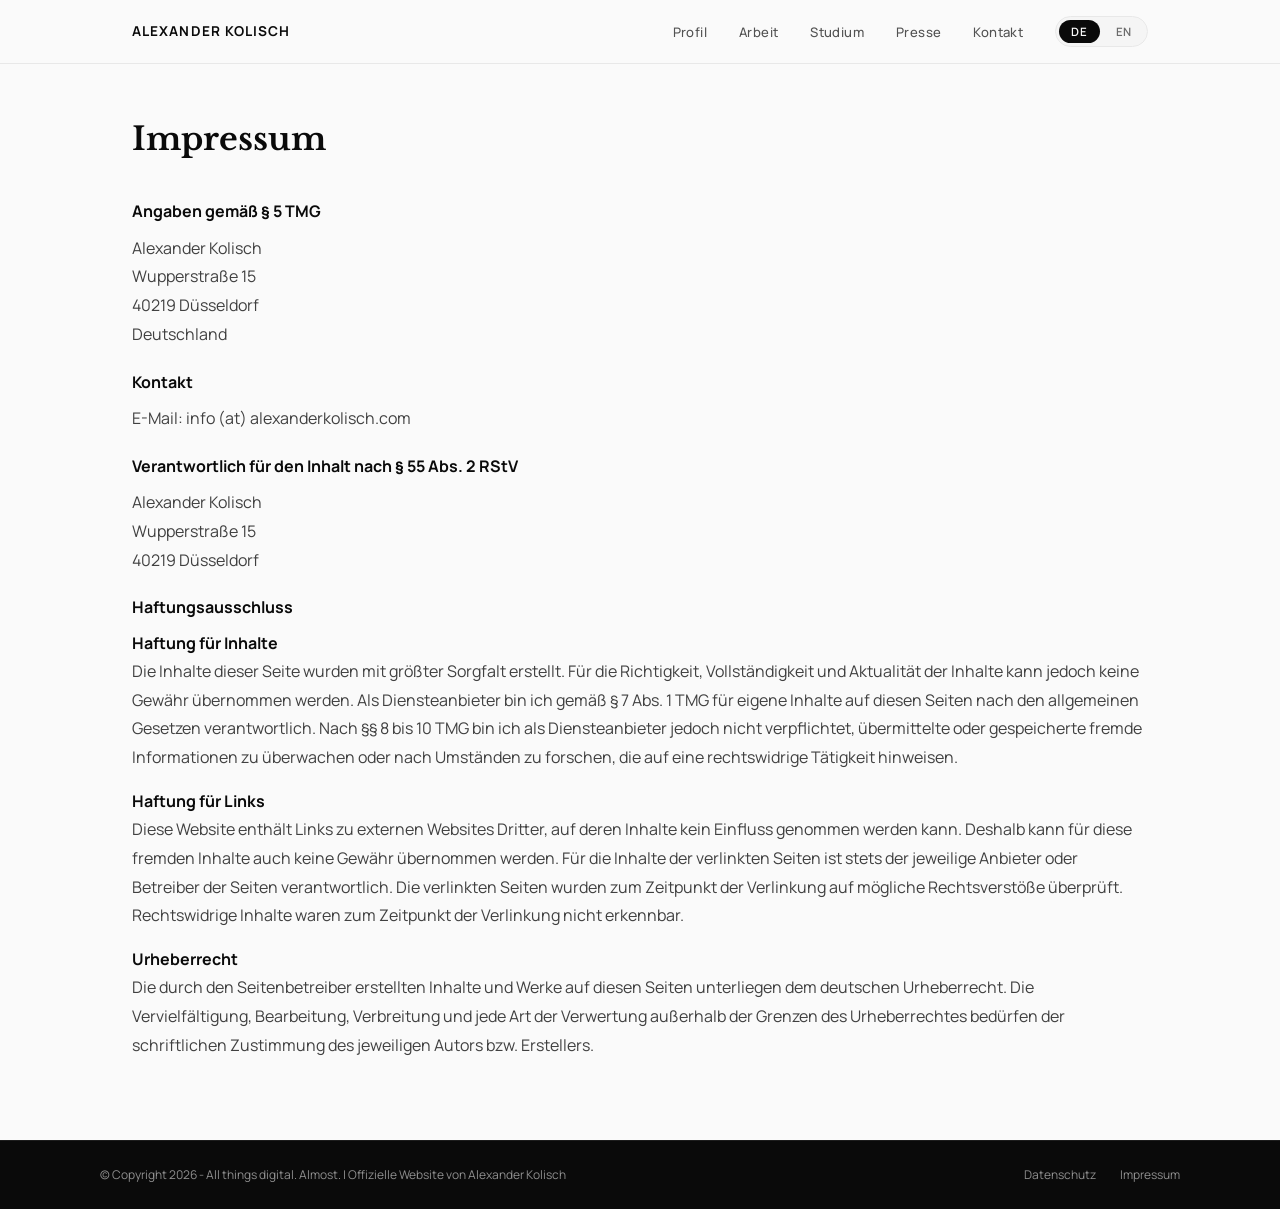
<file: ak-static-netlify/ak-static/impressum/index.html>
<!DOCTYPE html>
<html lang="de">
<head>
<meta charset="UTF-8">
<meta name="viewport" content="width=device-width, initial-scale=1.0">
<title>Impressum — Alexander Kolisch</title>
<meta name="robots" content="noindex, follow">
<link rel="icon" type="image/png" href="/assets/img/favicon.png">
<link rel="stylesheet" href="/assets/css/style.css">
</head>
<body>

<nav class="ak-nav" id="ak-nav"><div class="ni">
  <a href="/" class="nl">Alexander Kolisch</a>
  <ul class="nk">
    <li><a href="/#profil">Profil</a></li>
    <li><a href="/#arbeit">Arbeit</a></li>
    <li><a href="/#bildung">Studium</a></li>
    <li><a href="/#presse">Presse</a></li>
    <li><a href="/#kontakt">Kontakt</a></li>
    <li><div class="lt"><button class="active" onclick="setLang('de')">DE</button><button onclick="setLang('en')">EN</button></div></li>
  </ul>
  <button class="hb" onclick="toggleMenu()" aria-label="Menu"><span></span><span></span><span></span></button>
</div></nav>

<div class="mm" id="mm">
  <a href="/#profil" onclick="closeMenu()">Profil</a>
  <a href="/#arbeit" onclick="closeMenu()">Arbeit</a>
  <a href="/#bildung" onclick="closeMenu()">Studium</a>
  <a href="/#presse" onclick="closeMenu()">Presse</a>
  <a href="/#kontakt" onclick="closeMenu()">Kontakt</a>
  <div class="lt" style="margin-top:1rem"><button class="active" onclick="setLang('de')">DE</button><button onclick="setLang('en')">EN</button></div>
</div>

<main class="ak-page">

<div data-lang="de">
<h1>Impressum</h1>
<h3>Angaben gemäß § 5 TMG</h3>
<p>Alexander Kolisch<br>Wupperstraße 15<br>40219 Düsseldorf<br>Deutschland</p>
<h3>Kontakt</h3>
<p>E-Mail: info (at) alexanderkolisch.com</p>
<h3>Verantwortlich für den Inhalt nach § 55 Abs. 2 RStV</h3>
<p>Alexander Kolisch<br>Wupperstraße 15<br>40219 Düsseldorf</p>
<h3>Haftungsausschluss</h3>
<h4>Haftung für Inhalte</h4>
<p>Die Inhalte dieser Seite wurden mit größter Sorgfalt erstellt. Für die Richtigkeit, Vollständigkeit und Aktualität der Inhalte kann jedoch keine Gewähr übernommen werden. Als Diensteanbieter bin ich gemäß § 7 Abs. 1 TMG für eigene Inhalte auf diesen Seiten nach den allgemeinen Gesetzen verantwortlich. Nach §§ 8 bis 10 TMG bin ich als Diensteanbieter jedoch nicht verpflichtet, übermittelte oder gespeicherte fremde Informationen zu überwachen oder nach Umständen zu forschen, die auf eine rechtswidrige Tätigkeit hinweisen.</p>
<h4>Haftung für Links</h4>
<p>Diese Website enthält Links zu externen Websites Dritter, auf deren Inhalte kein Einfluss genommen werden kann. Deshalb kann für diese fremden Inhalte auch keine Gewähr übernommen werden. Für die Inhalte der verlinkten Seiten ist stets der jeweilige Anbieter oder Betreiber der Seiten verantwortlich. Die verlinkten Seiten wurden zum Zeitpunkt der Verlinkung auf mögliche Rechtsverstöße überprüft. Rechtswidrige Inhalte waren zum Zeitpunkt der Verlinkung nicht erkennbar.</p>
<h4>Urheberrecht</h4>
<p>Die durch den Seitenbetreiber erstellten Inhalte und Werke auf diesen Seiten unterliegen dem deutschen Urheberrecht. Die Vervielfältigung, Bearbeitung, Verbreitung und jede Art der Verwertung außerhalb der Grenzen des Urheberrechtes bedürfen der schriftlichen Zustimmung des jeweiligen Autors bzw. Erstellers.</p>
</div>

<div data-lang="en">
<h1>Legal Notice</h1>
<h3>Information according to § 5 TMG</h3>
<p>Alexander Kolisch<br>Wupperstraße 15<br>40219 Düsseldorf<br>Germany</p>
<h3>Contact</h3>
<p>Email: info (at) alexanderkolisch.com</p>
<h3>Responsible for content according to § 55 Abs. 2 RStV</h3>
<p>Alexander Kolisch<br>Wupperstraße 15<br>40219 Düsseldorf</p>
<h3>Disclaimer</h3>
<h4>Liability for content</h4>
<p>The contents of this website have been created with the utmost care. However, no guarantee can be given for the correctness, completeness, and timeliness of the content. As a service provider, I am responsible for my own content on these pages in accordance with § 7 para. 1 TMG under general law. According to §§ 8 to 10 TMG, however, I am not obligated as a service provider to monitor transmitted or stored third-party information or to investigate circumstances that indicate illegal activity.</p>
<h4>Liability for links</h4>
<p>This website contains links to external third-party websites, the content of which is beyond my control. Therefore, no guarantee can be given for this external content. The respective provider or operator of the linked pages is always responsible for the content of the linked pages. The linked pages were checked for possible legal violations at the time of linking. Illegal content was not identifiable at the time of linking.</p>
<h4>Copyright</h4>
<p>The content and works created by the site operator on these pages are subject to German copyright law. Duplication, processing, distribution, and any kind of use beyond the limits of copyright law require the written consent of the respective author or creator.</p>
</div>

</main>

<footer class="ak-footer"><div class="fi">
  <span class="fc">&copy; Copyright 2026 - All things digital. Almost. | Offizielle Website von Alexander Kolisch</span>
  <div class="fl">
    <a href="/datenschutz/" data-lang="de">Datenschutz</a><a href="/datenschutz/" data-lang="en">Privacy Policy</a>
    <a href="/impressum/" data-lang="de">Impressum</a><a href="/impressum/" data-lang="en">Legal Notice</a>
  </div>
</div></footer>

<script src="/assets/js/main.js"></script>
</body>
</html>
</file>
<file: assets/css/style.css>
/* ── LOCAL FONTS (DSGVO-konform, kein Google-Request) ── */
@font-face{font-family:'Manrope';font-style:normal;font-weight:300;font-display:swap;src:url('../fonts/manrope-latin-300-normal.woff2') format('woff2')}
@font-face{font-family:'Manrope';font-style:normal;font-weight:400;font-display:swap;src:url('../fonts/manrope-latin-400-normal.woff2') format('woff2')}
@font-face{font-family:'Manrope';font-style:normal;font-weight:500;font-display:swap;src:url('../fonts/manrope-latin-500-normal.woff2') format('woff2')}
@font-face{font-family:'Manrope';font-style:normal;font-weight:600;font-display:swap;src:url('../fonts/manrope-latin-600-normal.woff2') format('woff2')}
@font-face{font-family:'Manrope';font-style:normal;font-weight:700;font-display:swap;src:url('../fonts/manrope-latin-700-normal.woff2') format('woff2')}
@font-face{font-family:'Libre Baskerville';font-style:normal;font-weight:400;font-display:swap;src:url('../fonts/libre-baskerville-latin-400-normal.woff2') format('woff2')}
@font-face{font-family:'Libre Baskerville';font-style:italic;font-weight:400;font-display:swap;src:url('../fonts/libre-baskerville-latin-400-italic.woff2') format('woff2')}
@font-face{font-family:'Libre Baskerville';font-style:normal;font-weight:700;font-display:swap;src:url('../fonts/libre-baskerville-latin-700-normal.woff2') format('woff2')}

/* ── RESET & BASE ── */
:root{--black:#0a0a0a;--white:#fafafa;--g50:#f5f5f5;--g100:#e8e8e8;--g200:#d4d4d4;--g300:#a3a3a3;--g400:#6b6b6b;--g500:#525252;--g600:#404040;--serif:'Libre Baskerville',Georgia,serif;--sans:'Manrope',-apple-system,sans-serif;--mw:1080px;--nh:64px}
*{margin:0;padding:0;box-sizing:border-box}
html{scroll-behavior:smooth;font-size:16px;-webkit-font-smoothing:antialiased}
body{font-family:var(--sans);color:var(--black);background:var(--white);line-height:1.7;overflow-x:hidden}
/* Override WP admin bar offset */

/* ── NAV ── */
.ak-nav{position:fixed;top:0;left:0;right:0;height:var(--nh);background:rgba(250,250,250,.92);backdrop-filter:blur(20px);-webkit-backdrop-filter:blur(20px);z-index:100;border-bottom:1px solid var(--g100);transition:all .3s}
.ak-nav.scrolled{background:rgba(250,250,250,.97);box-shadow:0 1px 20px rgba(0,0,0,.04)}
.ni{max-width:var(--mw);margin:0 auto;padding:0 2rem;height:100%;display:flex;align-items:center;justify-content:space-between}
.nl{font-family:var(--sans);font-weight:700;font-size:.85rem;letter-spacing:.08em;text-transform:uppercase;color:var(--black);text-decoration:none}
.nk{display:flex;align-items:center;gap:2rem;list-style:none}
.nk a{font-size:.82rem;font-weight:500;color:var(--g500);text-decoration:none;letter-spacing:.03em;transition:color .2s}
.nk a:hover{color:var(--black)}
.lt{display:flex;gap:.25rem;background:var(--g50);border-radius:20px;padding:3px;border:1px solid var(--g100)}
.lt button{font-family:var(--sans);font-size:.72rem;font-weight:600;letter-spacing:.06em;padding:4px 12px;border:none;border-radius:16px;cursor:pointer;background:transparent;color:var(--g400);transition:all .25s}
.lt button.active{background:var(--black);color:var(--white)}
.hb{display:none;flex-direction:column;gap:5px;cursor:pointer;background:none;border:none;padding:4px}
.hb span{width:22px;height:1.5px;background:var(--black);transition:all .3s}
.mm{display:none;position:fixed;top:var(--nh);left:0;right:0;bottom:0;background:var(--white);z-index:99;padding:2rem;flex-direction:column;gap:0}
.mm.open{display:flex}
.mm a{font-size:1.1rem;font-weight:500;color:var(--black);text-decoration:none;padding:.75rem 0;border-bottom:1px solid var(--g100)}

/* ── HERO ── */
.hero{min-height:100vh;display:flex;align-items:center;padding:0 2rem;padding-top:var(--nh);position:relative}
.hero-inner{max-width:var(--mw);margin:0 auto;width:100%;padding:4rem 0;display:flex;align-items:center;gap:4rem}
.hero-text{flex:1}
.hero-photo{width:280px;height:340px;border-radius:10px;overflow:hidden;flex-shrink:0;background:var(--g100)}
.hero-photo picture{display:block;width:100%;height:100%}
.hero-photo img{width:100%;height:100%;object-fit:cover;filter:grayscale(1);object-position:70% top}
.hero-eyebrow{font-family:var(--sans);font-size:.78rem;font-weight:700;letter-spacing:.14em;text-transform:uppercase;color:var(--g400);margin-bottom:1.25rem;opacity:0;transform:translateY(20px);animation:fu .5s .05s forwards;display:flex;align-items:center;gap:.6rem}
.hero-eyebrow::before{content:'';width:24px;height:3px;background:#e65100;border-radius:2px;flex-shrink:0}
.hero-claim{font-family:var(--serif);font-size:clamp(2.8rem,6vw,5rem);font-weight:700;line-height:1.1;letter-spacing:-.02em;margin-bottom:1.5rem;transform:translateY(12px);animation:fu .6s .1s forwards;font-style:italic}
.hero-sub{font-size:1.05rem;font-weight:400;color:var(--g500);max-width:540px;line-height:1.75;margin-bottom:1rem;opacity:0;transform:translateY(20px);animation:fu .5s .15s forwards}
.hero-sub2{font-size:.95rem;font-weight:400;color:var(--g400);max-width:540px;line-height:1.7;margin-bottom:2.5rem;opacity:0;transform:translateY(20px);animation:fu .5s .2s forwards}
.hero-ctas{display:flex;gap:.75rem;opacity:0;transform:translateY(20px);animation:fu .5s .25s forwards}
.hero-cta{display:inline-flex;align-items:center;gap:.5rem;font-family:var(--sans);font-size:.85rem;font-weight:600;color:var(--white);background:var(--black);text-decoration:none;padding:12px 28px;border-radius:6px;transition:all .25s}
.hero-cta:hover{background:var(--g600);transform:translateY(-1px)}
.hero-cta.sec{background:transparent;color:var(--black);border:1px solid var(--g200)}
.hero-cta.sec:hover{border-color:var(--black);transform:translateY(-1px)}
.hs{position:absolute;bottom:2.5rem;left:50%;transform:translateX(-50%);opacity:0;animation:fu .5s .4s forwards}
.hs .line{width:1px;height:48px;background:var(--g200);margin:0 auto;position:relative;overflow:hidden}
.hs .line::after{content:'';position:absolute;top:-100%;left:0;width:100%;height:100%;background:#e65100;top:0;height:40%}
@keyframes sl{0%{top:-100%}100%{top:100%}}
@keyframes fu{to{opacity:1;transform:translateY(0)}}

/* ── SECTIONS ── */
section{padding:6rem 2rem}
.si{max-width:var(--mw);margin:0 auto}
.sl{font-size:.72rem;font-weight:700;letter-spacing:.15em;text-transform:uppercase;color:var(--g400);margin-bottom:1rem}
.st{font-family:var(--serif);font-size:clamp(1.8rem,3.5vw,2.6rem);font-weight:700;line-height:1.2;margin-bottom:2rem;letter-spacing:-.01em}

/* ── PROFIL ── */
.pt{font-size:1.05rem;color:var(--g600);max-width:780px;line-height:1.85}
.pt p{margin-bottom:1.25rem}
.pt .schwerpunkte{font-size:.92rem;font-weight:500;color:var(--g500);margin-top:1.5rem}
.tags-w{margin-top:3.5rem;padding-top:2rem;border-top:1px solid var(--g100);max-width:900px}
.tags-l{font-size:.72rem;font-weight:700;letter-spacing:.15em;text-transform:uppercase;color:var(--g400);margin-bottom:1rem}
.tags{display:flex;flex-wrap:wrap;gap:.6rem}
.tag{display:inline-block;font-size:.82rem;font-weight:600;letter-spacing:.03em;padding:7px 16px;border-radius:20px}
.tag.t1{background:#e8f5e9;color:#2e7d32}
.tag.t2{background:#e3f2fd;color:#1565c0}
.tag.t3{background:#f3e5f5;color:#7b1fa2}
.tag.t4{background:#fff3e0;color:#bf360c}
.profil-ctas{display:flex;gap:.75rem;margin-top:2rem;margin-bottom:.5rem}

/* ── KARRIERE / TIMELINE ── */
.ks{background:var(--g50)}
.tl{position:relative;padding-left:2rem}
.tl::before{content:'';position:absolute;left:0;top:0;bottom:0;width:1px;background:var(--g200)}
.ti{position:relative;padding-bottom:2.25rem}
.ti:last-child{padding-bottom:0}
.ti::before{content:'';position:absolute;left:-2rem;top:8px;width:7px;height:7px;background:var(--black);border-radius:50%;transform:translateX(-3px)}
.ti.cur::before{width:9px;height:9px;box-shadow:0 0 0 3px var(--g50),0 0 0 4px var(--black);transform:translateX(-4px)}
.ti-head{display:flex;align-items:center;gap:1rem;max-width:720px}
.ti-logo{width:44px;height:44px;border-radius:8px;overflow:hidden;background:var(--white);border:1px solid var(--g100);flex-shrink:0;display:flex;align-items:center;justify-content:center}
.ti-logo img{width:100%;height:100%;object-fit:cover;filter:grayscale(1);opacity:.85}
.tp{display:block;font-size:.78rem;font-weight:600;color:var(--g400);letter-spacing:.04em;margin-bottom:.25rem}
.tc{font-family:var(--serif);font-size:1.15rem;font-weight:700;line-height:1.3}
.tr{font-size:.92rem;font-weight:500;color:var(--g500)}
.td{font-size:.92rem;color:var(--g500);line-height:1.75;max-width:640px;margin:.9rem 0 0 calc(44px + 1rem)}
.ti-txt{display:flex;flex-direction:column;min-width:0;flex:1}
.ti summary,.fq summary{list-style:none;cursor:pointer;border-radius:8px;outline-offset:4px}
.ti summary::-webkit-details-marker,.fq summary::-webkit-details-marker{display:none}
.ti summary:focus-visible,.fq summary:focus-visible{outline:2px solid var(--black)}
.chev{width:28px;height:28px;flex-shrink:0;border:1px solid var(--g200);border-radius:50%;position:relative;transition:transform .2s,border-color .2s}
.chev::after{content:'';position:absolute;left:50%;top:45%;width:7px;height:7px;border-right:1.5px solid var(--g600);border-bottom:1.5px solid var(--g600);transform:translate(-50%,-50%) rotate(45deg)}
summary:hover .chev{border-color:var(--black)}
details[open]>summary .chev{transform:rotate(180deg)}
.tl-link{display:inline-block;margin-left:.25rem;color:var(--black);font-weight:600;font-size:.85rem;text-decoration:underline;text-underline-offset:3px;white-space:nowrap}
.tl-link:hover{color:var(--g500)}
.ti.venture::before{background:#2e7d32}
.ti.venture-acc::before{background:#1565c0}

/* ── VENTURE BADGES ── */
.vb{display:inline-block;font-family:var(--sans);font-size:.62rem;font-weight:700;letter-spacing:.1em;text-transform:uppercase;padding:3px 9px;border-radius:4px;margin-left:.5rem;vertical-align:middle}
.vb.exit{background:#e8f5e9;color:#2e7d32}
.vb.acc{background:#e3f2fd;color:#1565c0}
.vb.jv{background:#fff3e0;color:#bf360c}
.vb.fd{background:#f3e5f5;color:#7b1fa2}
.vb+.vb{margin-left:.35rem}

/* ── FAQ ── */
.fs{background:var(--g50)}
.faq{display:grid;grid-template-columns:minmax(0,1fr) minmax(0,2fr);gap:2rem 4rem;align-items:start}
.faq-h{position:sticky;top:calc(var(--nh) + 2rem)}
.faq-h .st{margin-bottom:0}
.fi-t{color:var(--g500);font-size:.92rem;margin-top:1rem;max-width:280px}
.faq-q{min-width:0}
.fq{border-top:1px solid var(--g200)}
.fq:last-child{border-bottom:1px solid var(--g200)}
.fq summary{display:flex;justify-content:space-between;align-items:center;gap:1rem;padding:1rem 0;font-weight:600;font-size:1rem}
.fq p{margin:0 0 1.1rem;color:var(--g500);font-size:.92rem;line-height:1.75;max-width:640px}

/* ── EDUCATION ── */
.es{background:var(--g50)}
.eg{display:grid;grid-template-columns:1fr 1fr;gap:2rem}
.ec{padding:2rem;background:var(--white);border-radius:10px;border:1px solid var(--g100);border-top:3px solid var(--g200)}
.ec.esade{border-top-color:#e65100}
.ec.hdm{border-top-color:#7b1fa2}
.ec-head{display:flex;align-items:center;gap:1rem;margin-bottom:.75rem}
.ec-logo{width:44px;height:44px;border-radius:8px;overflow:hidden;background:var(--white);border:1px solid var(--g100);flex-shrink:0;display:flex;align-items:center;justify-content:center}
.ec-logo img{width:100%;height:100%;object-fit:contain;padding:4px;filter:grayscale(1);opacity:.85}
.ename{font-family:var(--serif);font-size:1.15rem;font-weight:700;margin-bottom:0}
.ed{font-size:.92rem;font-weight:500;color:var(--g500);margin-bottom:.6rem}
.etx{font-size:.92rem;color:var(--g500);line-height:1.75;margin-bottom:1rem}
.ee{font-size:.85rem;color:var(--g400);line-height:1.7}
.ee a{color:var(--g400);text-decoration:none;transition:color .2s}
.ee a.tl-link{color:var(--black);text-decoration:underline;margin-left:0}
.ee a:hover{color:var(--black)}
.er{margin-top:1rem;font-size:.78rem;font-weight:600;color:var(--g400);letter-spacing:.03em}

/* ── PRESS ── */
.pl{display:flex;flex-direction:column;gap:1px;background:var(--g100);border-radius:10px;overflow:hidden}
.pi{display:flex;align-items:flex-start;gap:1.5rem;padding:1.5rem 2rem;background:var(--white);text-decoration:none;color:var(--black);transition:background .2s;border-left:3px solid #1565c0}
.pi:hover{background:var(--g50)}
.ps{font-size:.72rem;font-weight:700;letter-spacing:.06em;text-transform:uppercase;color:#1565c0;min-width:140px;padding-top:2px}
.ph{font-size:.95rem;font-weight:600;margin-bottom:.25rem;line-height:1.4}
.pq{font-size:.85rem;color:var(--g400);font-style:italic}
.pa{color:#1565c0;font-size:1.1rem;padding-top:2px;transition:all .2s;margin-left:auto;flex-shrink:0}
.pi:hover .pa{transform:translateX(3px)}

/* ── ENGAGEMENT ── */
.gs{background:var(--g50)}
.gc{display:flex;gap:2.5rem;align-items:flex-start;max-width:780px}
.gnb-photos{display:flex;gap:.75rem;margin-top:1.5rem}
.gnb-photos img{width:140px;height:100px;object-fit:cover;border-radius:8px;border:1px solid var(--g100);filter:grayscale(1);transition:filter .3s}
.gnb-photos img:hover{filter:grayscale(0)}
.gi{width:56px;height:56px;background:#7b1fa2;border-radius:12px;display:flex;align-items:center;justify-content:center;flex-shrink:0}
.gi svg{width:24px;height:24px;color:var(--white)}
.gt h3{font-family:var(--serif);font-size:1.2rem;margin-bottom:.5rem}
.gt p{font-size:.92rem;color:var(--g500);line-height:1.7}
.gt a{color:var(--black);font-weight:600}
.gt a.tl-link{font-size:.85rem}

/* ── CONTACT ── */
.cd{font-size:1rem;color:var(--g500);margin-bottom:2.5rem;max-width:480px}
.cb{display:flex;gap:1rem;justify-content:center;flex-wrap:wrap}
.btn{display:inline-flex;align-items:center;gap:.5rem;font-family:var(--sans);font-size:.88rem;font-weight:600;text-decoration:none;padding:14px 32px;border-radius:6px;transition:all .25s;cursor:pointer;border:none}
.btn.p{background:#e65100;color:var(--white)}
.btn.p:hover{background:#bf4400;transform:translateY(-1px)}
.btn.s{background:transparent;color:var(--black);border:1px solid var(--g200)}
.btn.s:hover{border-color:var(--black);transform:translateY(-1px)}
.btn svg{width:18px;height:18px}

/* ── FOOTER ── */
.ak-footer{background:var(--black);border-top:1px solid rgba(255,255,255,.08);padding:1.5rem 2rem}
.fi{max-width:var(--mw);margin:0 auto;display:flex;justify-content:space-between;align-items:center}
.fc{font-size:.75rem;color:#8f8f8f}
.fl{display:flex;gap:1.5rem}
.fl a{font-size:.75rem;color:#8f8f8f;text-decoration:none;transition:color .2s}
.fl a:hover{color:var(--g100)}

/* ── REVEAL ANIMATIONS ── */
.r{opacity:0;transform:translateY(30px);transition:opacity .7s,transform .7s}
.r.v{opacity:1;transform:translateY(0)}
.rd1{transition-delay:.1s}
.rd2{transition-delay:.2s}

/* ── RESPONSIVE ── */
@media(max-width:768px){
  section{padding:4rem 1.25rem}
  .nk{display:none}.hb{display:flex}.ni{padding:0 1.25rem}
  .hero{min-height:auto;padding-top:calc(var(--nh) + 2rem);padding-bottom:2rem}
  .hero-inner{flex-direction:column-reverse;gap:2rem;padding:2rem 0}
  .hero-photo{width:100%;height:280px;border-radius:10px}
  .eg{grid-template-columns:1fr}
  .pi{flex-direction:column;gap:.5rem;padding:1.25rem}
  .ps{min-width:auto}
  .gc{flex-direction:column;gap:1.25rem}
  .fi{flex-direction:column;gap:.75rem;text-align:center}
  .hs{display:none}
  .tl{padding-left:1.5rem}
  .ti::before{left:-1.5rem}
  .td{margin-left:0}
  .faq{grid-template-columns:1fr;gap:1.5rem}
  .faq-h{position:static}
  .cb{flex-direction:column;align-items:center}
  .hero-ctas{flex-direction:row}
  .gnb-photos{flex-wrap:wrap}
  .gnb-photos img{width:110px;height:80px}
}

/* ── LANGUAGE TOGGLE ── */
[data-lang="en"]{display:none !important}
body.en [data-lang="de"]{display:none !important}
body.en [data-lang="en"]{display:block !important}
body.en .eg[data-lang="en"]{display:grid !important}
body.en .pl[data-lang="en"]{display:flex !important}
body.en .pi[data-lang="en"]{display:flex !important}
body.en .tl[data-lang="en"]{display:block !important;position:relative}
body.en .faq[data-lang="en"]{display:grid !important}
body.en .gc[data-lang="en"]{display:flex !important}
body.en a.hero-cta[data-lang="en"]{display:inline-flex !important}
body.en .mm a[data-lang="en"]{display:block !important}
body.en .nk a[data-lang="en"]{display:inline !important}
body.en span[data-lang="en"]{display:inline !important}
body.en .fl a[data-lang="en"]{display:inline !important}
body.en button[data-lang="en"]{display:inline-flex !important}
body.en label[data-lang="en"]{display:block !important}
body.en .ff-label span[data-lang="en"]{display:inline !important}
body.en p.ff-note[data-lang="en"]{display:block !important}

/* ── GENERIC PAGE (Impressum, Datenschutz, Blog) ── */
.ak-page{max-width:var(--mw);margin:0 auto;padding:calc(var(--nh) + 3rem) 2rem 4rem}
.ak-page h1{font-family:var(--serif);font-size:2rem;margin-bottom:2rem}
.ak-page h2{font-family:var(--serif);font-size:1.15rem;margin:1.5rem 0 .75rem}
.ak-page h3{font-family:var(--sans);font-size:1rem;font-weight:700;margin:1.25rem 0 .5rem}
.ak-page p{margin-bottom:1rem;color:var(--g600);line-height:1.8}
.ak-page a{color:var(--black);font-weight:500}
.ak-page ul,.ak-page ol{margin:0 0 1rem 1.5rem;color:var(--g600)}
.ak-page li{margin-bottom:.5rem;line-height:1.7}

/* ── BLOG ── */
.ak-blog-list{list-style:none;padding:0}
.ak-blog-item{padding:2rem 0;border-bottom:1px solid var(--g100)}
.ak-blog-item:first-child{padding-top:0}
.ak-blog-date{font-size:.78rem;font-weight:600;color:var(--g400);letter-spacing:.04em;margin-bottom:.5rem}
.ak-blog-title{font-family:var(--serif);font-size:1.3rem;font-weight:700;margin-bottom:.5rem}
.ak-blog-title a{color:var(--black);text-decoration:none;transition:color .2s}
.ak-blog-title a:hover{color:var(--g500)}
.ak-blog-excerpt{font-size:.95rem;color:var(--g500);line-height:1.7}

/* ── CONTACT FORM ── */
.cd-link{color:var(--black);font-weight:600;text-decoration:underline;text-underline-offset:3px;transition:color .2s}
.cd-link:hover{color:var(--g500)}
.cf{max-width:520px}
.ff{margin-bottom:1.25rem}
.ff-label{display:block;font-size:.82rem;font-weight:600;color:var(--g500);margin-bottom:.4rem;letter-spacing:.02em}
.ff input,.ff textarea{width:100%;font-family:var(--sans);font-size:.92rem;color:#0a0a0a;background:var(--white);border:1px solid var(--g200);border-radius:6px;padding:12px 16px;outline:none;transition:border-color .2s}
.ff textarea{color:#0a0a0a !important;-webkit-text-fill-color:#0a0a0a;resize:vertical;min-height:100px}
.ff input:focus,.ff textarea:focus{border-color:var(--black)}
.ff-note{font-size:.75rem;color:var(--g400);margin-bottom:1.25rem}
.hp{position:absolute;overflow:hidden;clip:rect(0 0 0 0);height:1px;width:1px;margin:-1px;padding:0;border:0}
.fc-actions{margin-top:1.5rem}
.btn-submit{display:inline-flex;align-items:center;font-family:var(--sans);font-size:.85rem;font-weight:600;color:var(--white);background:var(--black);padding:12px 28px;border-radius:6px;transition:all .25s;cursor:pointer;border:none}
.btn-submit:hover{background:var(--g600);transform:translateY(-1px)}
.cf-success{max-width:520px;padding:2rem;background:var(--white);border-radius:10px;border:1px solid var(--g100);border-left:3px solid #2e7d32;margin-top:1.5rem}
.cf-thanks{font-size:1.05rem;color:var(--g600);margin:0}

@media(prefers-reduced-motion:reduce){.chev{transition:none}}
</file>
